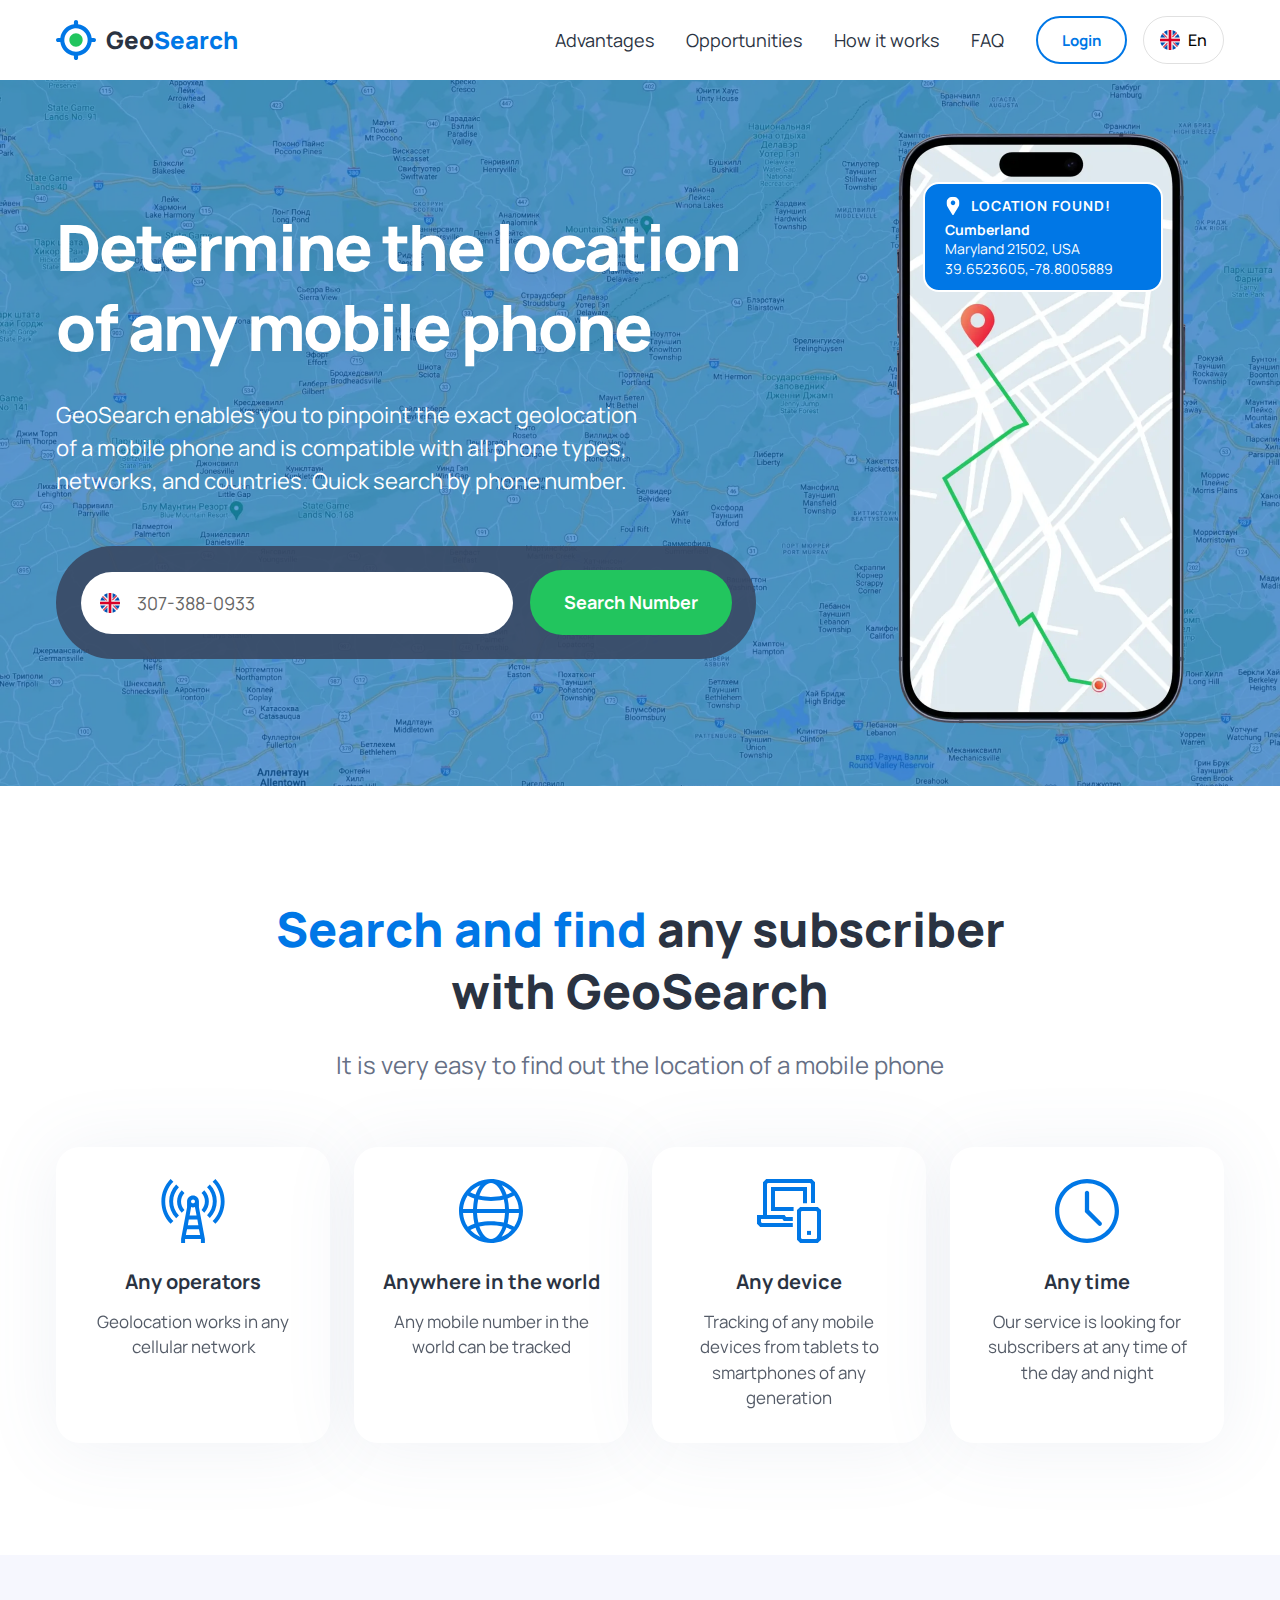
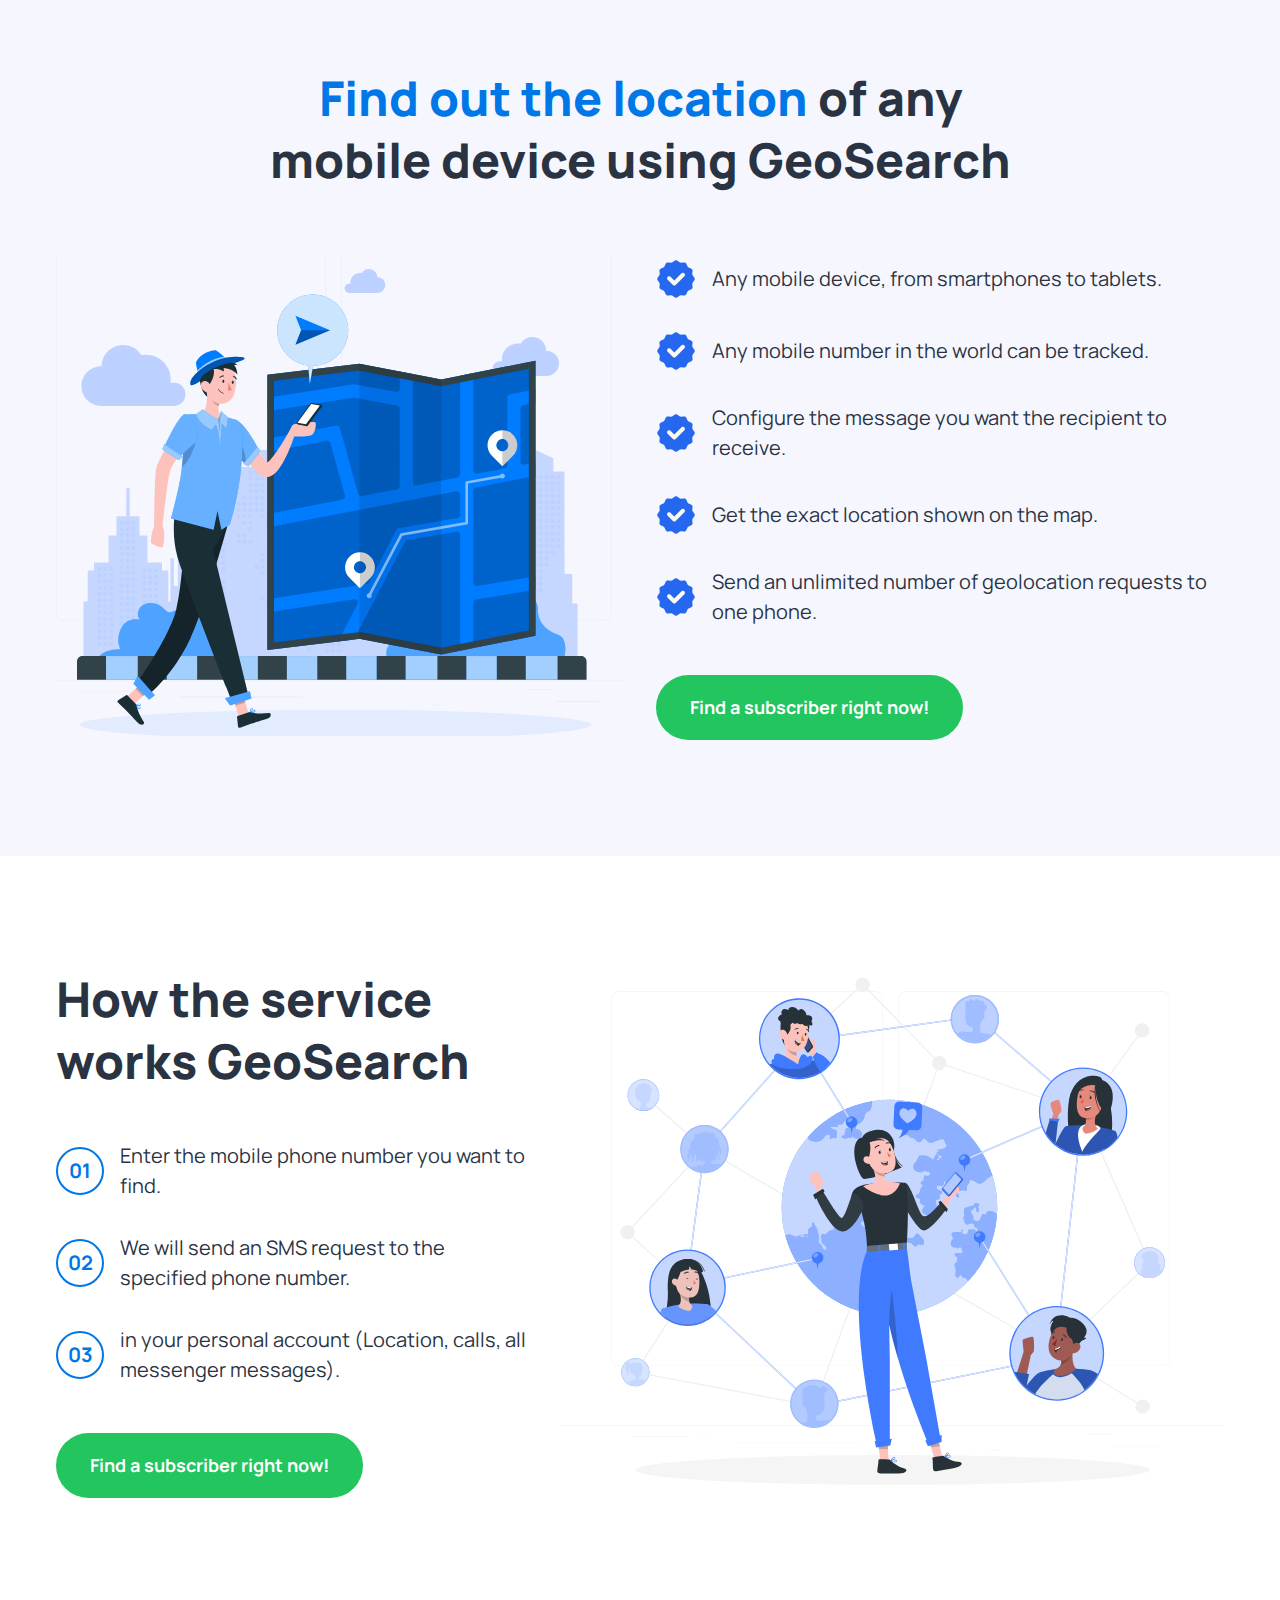
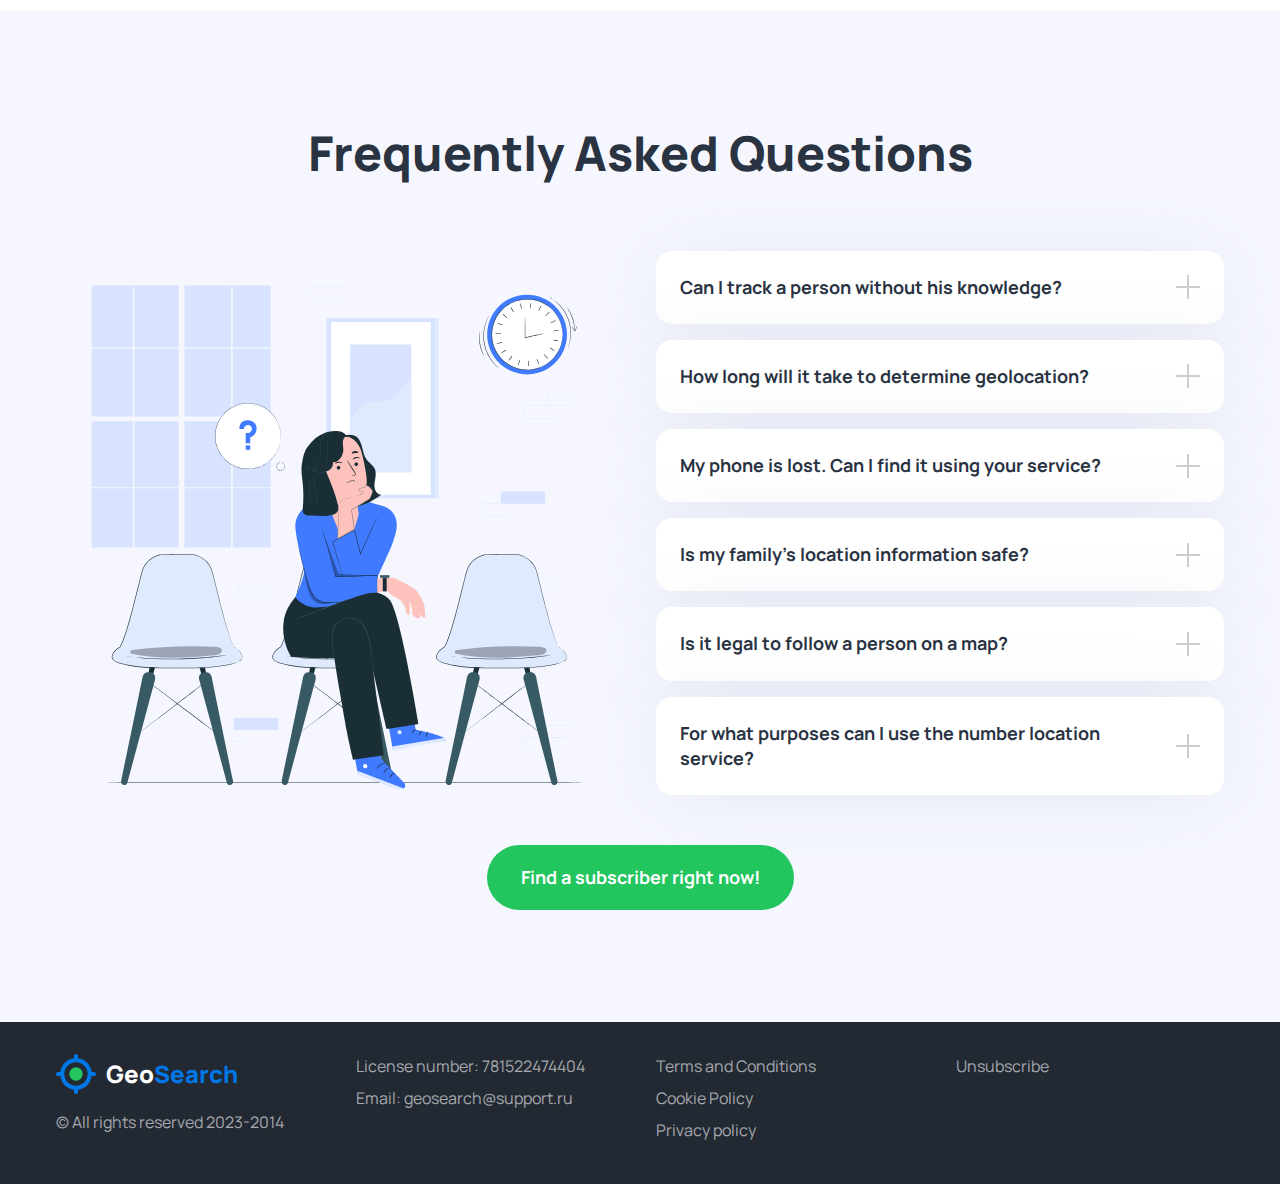
<file: index.html>
<!DOCTYPE html>
<html lang="en" class="page">

<head>
	<meta charset="UTF-8">
	<meta http-equiv="X-UA-Compatible" content="IE=edge">
	<meta name="viewport" content="width=device-width, initial-scale=1.0">
	<link rel="icon" type="image/svg+xml" href="./favicon/favicon.svg">
	<link rel="icon" type="image/png" href="./favicon/favicon.png">
	<title>GeoSearch - To break through the location, correspondence and all the data of a person</title>
	<!-- Fonts -->
	<link rel="preconnect" href="https://fonts.googleapis.com">
	<link rel="preconnect" href="https://fonts.gstatic.com" crossorigin>
	<link href="https://fonts.googleapis.com/css2?family=Manrope:wght@400;500;600;700;800&display=swap" rel="stylesheet">

	<!-- CSS & JS -->
	<link rel="stylesheet" href="./css/main.min.css">
	<script defer src="./js/modal.js"></script>
	<script defer src="./js/main.js"></script>
</head>

<body class="page__body">
	<div class="page__wrapper">
		<!-- #btnScrollTop -->
		<button type="button" id="btnScrollTop"></button>

		<!-- Header -->
		<header class="header">
			<div class="container header__container">
				<div class="header__logo logo">
					<img loading="lazy" src="./img/logo-icon.svg" width="40" height="40" alt="">
					<div class="logo__name">Geo<span>Search</span></div>
				</div>
				<div class="header__right">
					<!-- nav -->
					<nav class="header__nav nav">
						<ul class="header__menu menu">
							<li><a class="menu__link" href="#advantages">Advantages</a></li>
							<li><a class="menu__link" href="#opportunities">Opportunities</a></li>
							<li><a class="menu__link" href="#how-work">How it works</a></li>
							<li><a class="menu__link" href="#faq">FAQ</a></li>
						</ul>
					</nav>

					<div class="header__btns">
						<button type="button" class="btn btn-stroke header__login js-modal-btn" data-modal-open="modalLogin">
							<i class="header__login-icon"></i>
							<span class="header__login-label">Login</span>
						</button>
						<!-- Select Country -->
						<div class="header__country country">
							<button type="button" class="country__btn">
								<img class="country__fag flag-en" src="./img/flags/country-active/flag-united_kingdom.svg" width="20" height="20" alt="">
								<span class="country__name is-selected">En</span>
							</button>
							<div class="country__dropdown">
								<div class="country__list">
									<a href="#" class="country__option active">
										<img class="country__fag flag-en" src="./img/flags/country-active/flag-united_kingdom.svg" width="20" height="20"
											alt="En">
										<span class="country__name">English</span>
									</a>
									<a href="./es/" class="country__option">
										<img class="country__fag flag-sp" src="./img/flags/country-active/flag-spain.svg" width="20" height="20" alt="Sp">
										<span class="country__name">Spain</span>
									</a>
									<a href="./th/" class="country__option">
										<img class="country__fag flag-th" src="./img/flags/country-active/flag-thailand.svg" width="20" height="20" alt="Th">
										<span class="country__name">Thailand</span>
									</a>
								</div>
							</div>
						</div>
						<button type="button" class="header__burger btn-burger" aria-label="Open Menu"><span class="btn-burger__line"></span></button>
					</div>

				</div>
			</div>
		</header>

		<!-- Main -->
		<main class="page__main">

			<!-- Hero -->
			<section class="section hero" id="hero">
				<div class="hero__map">
					<picture>
						<source srcset="./img/hero-map.webp" type="image/webp">
						<img loading="lazy" src="./img/hero-map.jpg" class="" width="" height="" alt="">
					</picture>
				</div>
				<div class="container hero__container">
					<div class="hero__content">
						<div class="hero__text">
							<h1 class="hero__title">Determine the location of any mobile phone</h1>
							<p class="hero__descr">GeoSearch enables you to pinpoint the exact geolocation of a mobile phone and is compatible with all
								phone types, networks, and countries. Quick search by phone number.</p>
							<!-- hero__phone-mob -->
							<div class="hero__phone-mob">
								<picture>
									<source srcset="./img/hero-phone_mob.webp" type="image/webp">
									<img loading="lazy" src="./img/hero-phone_mob.jpg" width="303" height="340" alt="">
								</picture>
							</div>
						</div>
						<!-- form-search -->
						<form class="form form-search hero__form">
							<div class="form-search__field">
								<div class="form-search__mask">
									<img class="country__fag flag-en" src="./img/flags/country-active/flag-united_kingdom.svg" width="20" height="20" alt="">
								</div>
								<input type="text" class="form-input form-search__input" id="inputPhone" placeholder="307-388-0933" autocomplete="off">
							</div>
							<button type="button" class="btn form-search__btn">Search Number</button>
						</form>
					</div>

					<div class="hero__phone">
						<div class="location-info">
							<li class="location-info__title">Location found!</li>
							<li class="location-info__country">Cumberland</li>
							<li>Maryland 21502, USA </li>
							<li>39.6523605,-78.8005889</li>
						</div>
						<picture>
							<source srcset="./img/hero-phone.webp" type="image/webp">
							<img loading="lazy" src="./img/hero-phone.jpg" width="303" height="602" alt="">
						</picture>
					</div>
				</div>
			</section>

			<!-- Advantages -->
			<section class="section advantages" id="advantages">
				<div class="container">
					<div class="section-heading text-center">
						<h2 class="section-title"><span class="text-accent">Search and find</span> any subscriber with GeoSearch</h2>
						<p class="section-descr">It is very easy to find out the location of a mobile phone</p>
					</div>
					<ul class="list-reset advantages__list">
						<li class="advantages__item">
							<img class="advantages__item-icon" loading="lazy" src="./img/icons/ic-advantages_1.svg" width="56" height="56" alt="">
							<h3 class="advantages__item-title">Any operators</h3>
							<p>Geolocation works in any cellular network</p>
						</li>
						<li class="advantages__item">
							<img class="advantages__item-icon" loading="lazy" src="./img/icons/ic-advantages_2.svg" width="56" height="56" alt="">
							<h3 class="advantages__item-title">Anywhere in the world</h3>
							<p>Any mobile number in the world can be tracked</p>
						</li>
						<li class="advantages__item">
							<img class="advantages__item-icon" loading="lazy" src="./img/icons/ic-advantages_3.svg" width="56" height="56" alt="">
							<h3 class="advantages__item-title">Any device</h3>
							<p>Tracking of any mobile devices from tablets to smartphones of any generation</p>
						</li>
						<li class="advantages__item">
							<img class="advantages__item-icon" loading="lazy" src="./img/icons/ic-advantages_4.svg" width="56" height="56" alt="">
							<h3 class="advantages__item-title">Any time</h3>
							<p>Our service is looking for subscribers at any time of the day and night</p>
						</li>
					</ul>
				</div>
			</section>

			<!-- Opportunities -->
			<section class="section bg-gray opportunities" id="opportunities">
				<div class="container">
					<div class="section-heading text-center">
						<h2 class="section-title"><span class="text-accent">Find out the location</span> of any mobile device using GeoSearch</h2>
					</div>
					<div class="section-grid">
						<div class="section-img">
							<img loading="lazy" src="./img/sect-img_1.svg" width="589" height="498" alt="">
						</div>
						<div class="opportunities__content">
							<ul class="list-reset section-list">
								<li class="section-list__item">
									<i class="section-list__icon"></i>
									<p class="section-list__text">Any mobile device, from smartphones to tablets.</p>
								</li>
								<li class="section-list__item">
									<i class="section-list__icon"></i>
									<p class="section-list__text">Any mobile number in the world can be tracked.</p>
								</li>
								<li class="section-list__item">
									<i class="section-list__icon"></i>
									<p class="section-list__text">Configure the message you want the recipient to receive.</p>
								</li>
								<li class="section-list__item">
									<i class="section-list__icon"></i>
									<p class="section-list__text">Get the exact location shown on the map.</p>
								</li>
								<li class="section-list__item">
									<i class="section-list__icon ic-check"></i>
									<p class="section-list__text">Send an unlimited number of geolocation requests to one phone.</p>
								</li>
							</ul>
							<div class="section-btnwrapper">
								<a href="#hero" class="btn section-btn">Find a subscriber <span>right now!</span></a>
							</div>
						</div>

					</div>
				</div>
			</section>

			<!-- How it works -->
			<section class="section how-work" id="how-work">
				<div class="container">
					<div class="section-grid">
						<div class="how-work__content">
							<h2 class="section-title">How the service works GeoSearch</h2>
							<ul class="list-reset section-list">
								<li class="section-list__item">
									<div class="how-work__number">01</div>
									<p class="section-list__text">Enter the mobile phone number you want to find.</p>
								</li>
								<li class="section-list__item">
									<div class="how-work__number">02</div>
									<p class="section-list__text">We will send an SMS request to the specified phone number.</p>
								</li>
								<li class="section-list__item">
									<div class="how-work__number">03</div>
									<p class="section-list__text">in your personal account (Location, calls, all messenger messages).</p>
								</li>
							</ul>
							<div class="section-btnwrapper">
								<a href="#hero" class="btn section-btn">Find a subscriber <span>right now!</span></a>
							</div>
						</div>
						<div class="section-img">
							<img loading="lazy" src="./img/sect-img_2.svg" width="591" height="462" alt="">
						</div>
					</div>
				</div>
			</section>

			<!-- FAQ -->
			<section class="section bg-gray faq" id="faq">
				<div class="container">
					<h2 class="section-title text-center">Frequently Asked Questions</h2>
					<div class="section-grid">
						<div class="section-img">
							<img loading="lazy" src="./img/sect-img_3.svg" width="592" height="564" alt="">
						</div>
						<div class="faq__accordion accordion">
							<!-- вопрос -->
							<div class="item accordion__item">
								<div class="accordion__head" data-tab="tab-1">
									<h3 class="item__title accordion__title">Can I track a person without his knowledge?</h3>
									<span class="accordion__icon"></span>
								</div>
								<div class="accordion__body" id="tab-1">
									<p>Yes, we are the only working service in the territory of the Russian Federation that knows and knows how to circumvent
										any
										geolocation prohibitions, we find any phone number, even if the device is turned off, it will show the last geo-location
										on the
										map.</p>
								</div>
							</div>
							<!-- вопрос -->
							<div class="item accordion__item">
								<div class="accordion__head" data-tab="tab-2">
									<h3 class="item__title accordion__title">How long will it take to determine geolocation?</h3>
									<span class="accordion__icon"></span>
								</div>
								<div class="accordion__body" id="tab-2">
									<p>After paying for the service, it takes an average of 50-80 seconds to accurately determine the location and about
										240-360 seconds more to download all messenger messages and call details.</p>
								</div>
							</div>
							<!-- вопрос -->
							<div class="item accordion__item">
								<div class="accordion__head" data-tab="tab-3">
									<h3 class="item__title accordion__title">My phone is lost. Can I find it using your service?</h3>
									<span class="accordion__icon"></span>
								</div>
								<div class="accordion__body" id="tab-3">
									<p>We will show you where it was before the shutdown with an accuracy of up to a meter.</p>
								</div>
							</div>
							<!-- вопрос -->
							<div class="item accordion__item">
								<div class="accordion__head" data-tab="tab-4">
									<h3 class="item__title accordion__title">Is my family's location information safe?</h3>
									<span class="accordion__icon"></span>
								</div>
								<div class="accordion__body" id="tab-4">
									<p>Of course! after subscribing, the information is stored in the cloud and is available only to you, please specify a
										working e-mail when registering.</p>
								</div>
							</div>
							<!-- вопрос -->
							<div class="item accordion__item">
								<div class="accordion__head" data-tab="tab-5">
									<h3 class="item__title accordion__title">Is it legal to follow a person on a map?</h3>
									<span class="accordion__icon"></span>
								</div>
								<div class="accordion__body" id="tab-5">
									<p>Yes, of course, there is no clearly prescribed law prohibiting this.</p>
								</div>
							</div>
							<!-- вопрос -->
							<div class="item accordion__item">
								<div class="accordion__head" data-tab="tab-6">
									<h3 class="item__title accordion__title">For what purposes can I use the number location service?</h3>
									<span class="accordion__icon"></span>
								</div>
								<div class="accordion__body" id="tab-6">
									<p>You can use the application when you lose your device, for parental control, for monitoring work in your company, the
										movement of transport, in finding the location of smartphones with SIM cards, PhoneFinder gives unlimited possibilities.
									</p>
								</div>
							</div>
						</div>
					</div>
					<div class="section-btnwrapper">
						<a href="#hero" class="btn section-btn">Find a subscriber <span>right now!</span></a>
					</div>
				</div>
			</section>
		</main>

		<!-- Footer -->
		<footer class="footer">
			<div class="container">
				<div class="footer__grid">
					<ul class="list-reset footer__list">
						<li class="footer__item">
							<div class="logo">
								<img loading="lazy" src="./img/logo-icon.svg" width="40" height="40" alt="">
								<div class="logo__name">Geo<span>Search</span></div>
							</div>
						</li>
						<li class="footer__item">© All rights reserved 2023-2014</li>
					</ul>
					<ul class="list-reset footer__list">
						<li class="footer__item">License number: 781522474404</li>
						<li class="footer__item">Email: geosearch@support.ru</li>
					</ul>
					<ul class="list-reset footer__list">
						<li class="footer__item">
							<a href="#" target="_blank">Terms and Conditions</a>
						</li>
						<li class="footer__item">
							<a href="#" target="_blank">Cookie Policy</a>
						</li>
						<li class="footer__item">
							<a href="#" target="_blank">Privacy policy</a>
						</li>
					</ul>
					<ul class="list-reset footer__list">
						<li class="footer__item footer__unsubscribe js-modal-btn" data-modal-open="modalUnsubscribe">Unsubscribe</li>
						<li class="footer__item">
							<img loading="lazy" src="./img/icons/footer-payments.png" width="154" height="48" alt="">
						</li>
					</ul>
				</div>
			</div>
		</footer>
	</div>

	<!-- Modal Email -->
	<div class="modal modal-form modal-email">
		<div class="modal__overlay">
			<div class="modal__body">
				<div class="modal__close"></div>
				<div class="modal__header text-center">
					<h3 class="modal__title">The subscriber with the number <span class="text-accent phone-output"></span> has been found!</h3>
					<p class="modal__descr">To view all the subscriber's data, enter your email address and <span class="modal-price">pay $1</span>
					</p>
				</div>
				<form action="#" class="form-email">
					<input type="email" name="email" class="form-input input-email" placeholder="Enter email address" autocomplete="off" required="">
					<button type="submit" class="btn form__btn form-email__btn">Pay Now</button>
					<label class="check form__check form__privacy" for="privacy">
						<input class="check__input" type="checkbox" name="privacy" id="privacy" checked>
						<span class="check__box"></span>
						<span class="check__label">I have read and accept the terms of the <a href="./privacy-policy.html">privacy
								policy</a></span>
					</label>
				</form>
			</div>
		</div>
	</div>
	<!-- / Modal Email -->

	<!-- Modal Unsubscribe -->
	<div class="modal modal-form modal-unsubscribe" data-modal="modalUnsubscribe">
		<div class="modal__overlay">
			<div class="modal__body">
				<div class="modal__close"></div>
				<div class="modal__header text-center">
					<h3 class="modal__title">Do you really want to unsubscribe?</h3>
					<p class="modal__descr">To unsubscribe, enter your email address</p>
				</div>
				<form action="#" class="form-unsubscribe">
					<input type="email" name="email" class="form-input input-email" placeholder="Enter email address" autocomplete="off" required="">
					<div class="form-unsubscribe__btns">
						<button type="button" class="btn form__btn unsubscribe-no">Don't unsubscribe</button>
						<button type="submit" class="btn btn-stroke form__btn unsubscribe-yes">Unsubscribe</button>
					</div>
				</form>
			</div>
		</div>
	</div>
	<!-- / Modal Unsubscribe -->

	<!-- Modal Login -->
	<div class="modal modal-form modal-login" data-modal="modalLogin">
		<div class="modal__overlay">
			<div class="modal__body">
				<div class="modal__close"></div>
				<!-- form-login -->
				<form action="#" class="form form-login active" id="form-login">
					<div class="modal__header text-center">
						<h3 class="modal__title">Log in to your personal account</h3>
						<p class="form__descr">To log in to your personal account, enter your phone number.</p>
					</div>
					<div class="form__body">
						<div class=""></div>
						<input type="email" name="email" class="form-input" placeholder="Email address" autocomplete="off" required>
						<input type="password" name="password" class="form-input" placeholder="Password" autocomplete="off" required>
						<input type="submit" class="btn form__btn" value="Log In">
					</div>
					<div class="form__footer">
						<div class="form__link">
							<span class="form__link-label">Forgot your password?</span>
							<span class="form__link-btn" id="password-resset">Recovery</span>
						</div>
					</div>
				</form>
				<!-- form-password -->
				<form action="#" class="form form-login" id="form-password">
					<div class="modal__header text-center">
						<h3 class="modal__title">Recover Password</h3>
						<p class="modal__descr">To reset your password, enter your email address.</p>
					</div>
					<div class="form__body">
						<input type="email" name="email" class="form-input" placeholder="Email address" autocomplete="off" required>
						<input type="submit" class="btn form__btn" value="Recovery">
					</div>
					<div class="form__footer">
						<div class="form__link">
							<span class="form__link-label">Remember the password?</span>
							<span class="form__link-btn" id="login-back">Log In</span>
						</div>
					</div>
				</form>
				<!-- / .form-login -->
			</div>
		</div>
	</div>
	<!-- / Modal Login -->
</body>

</html>
</file>
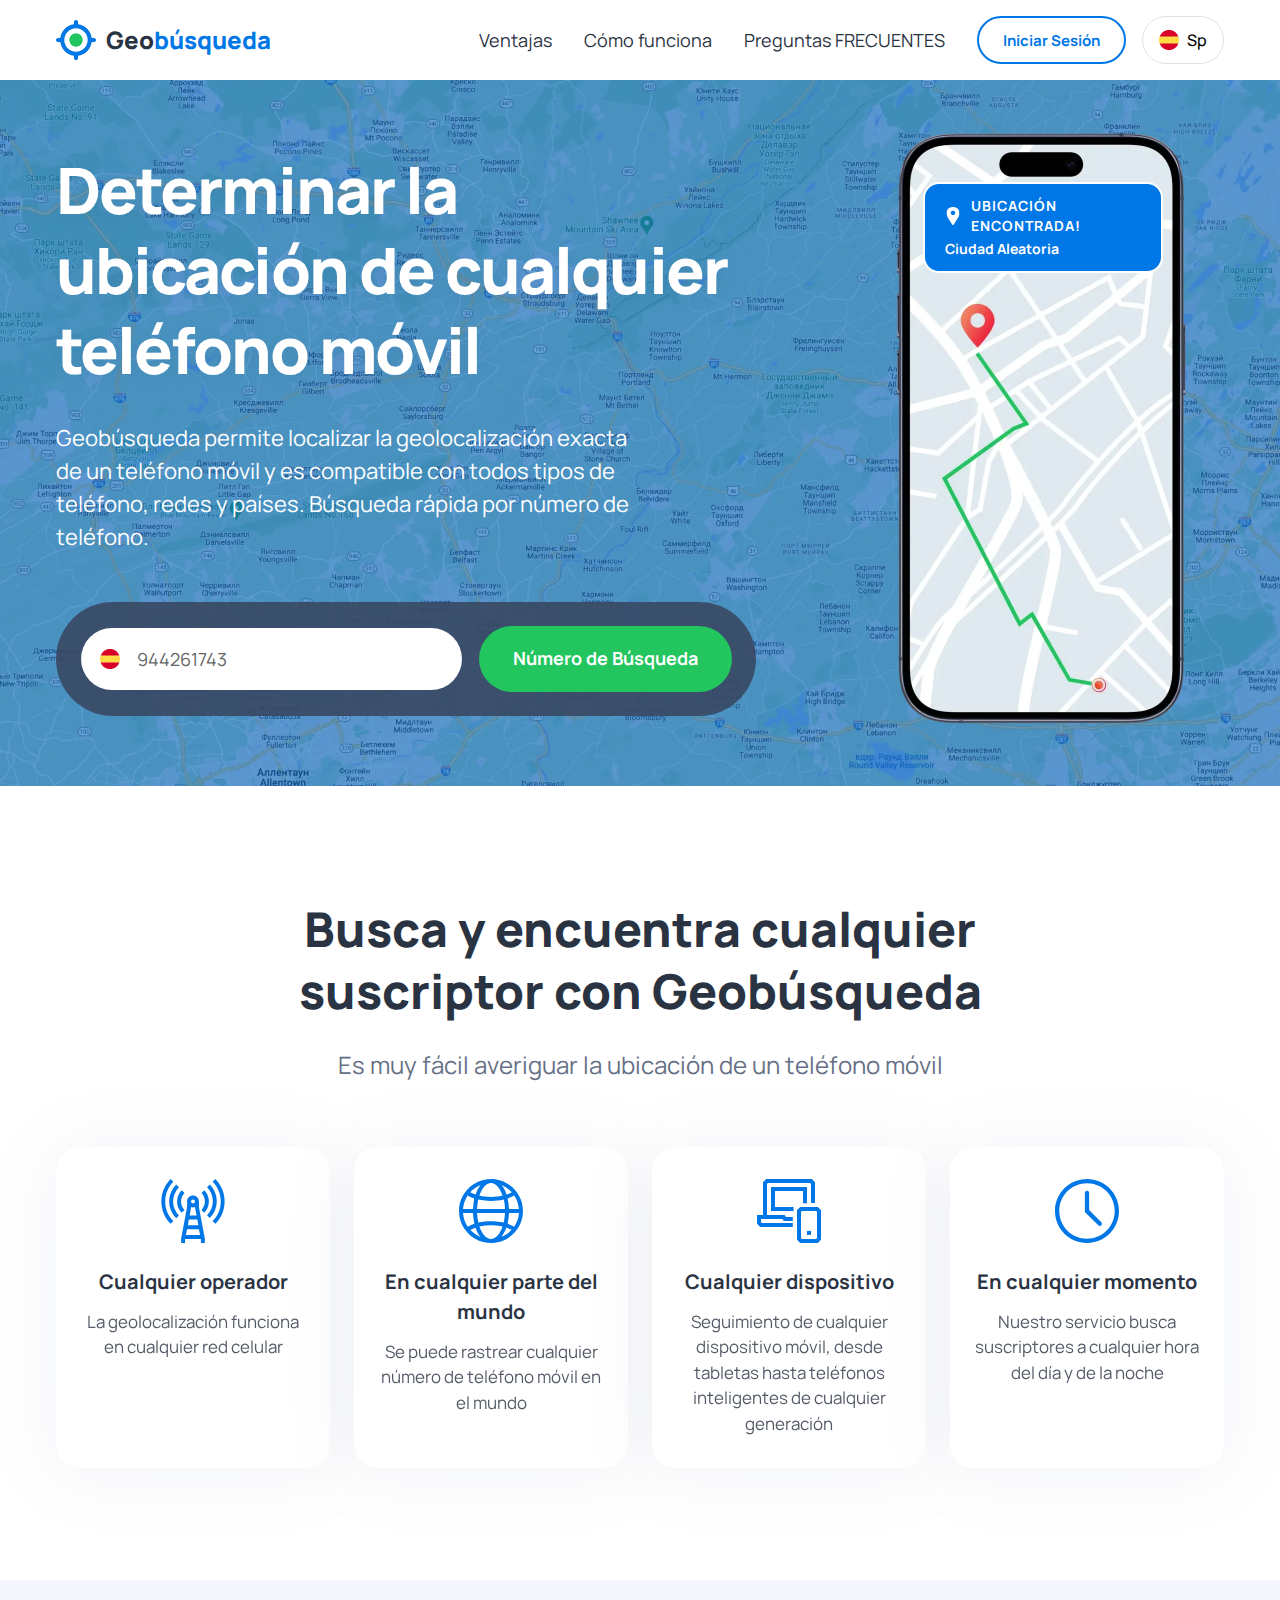
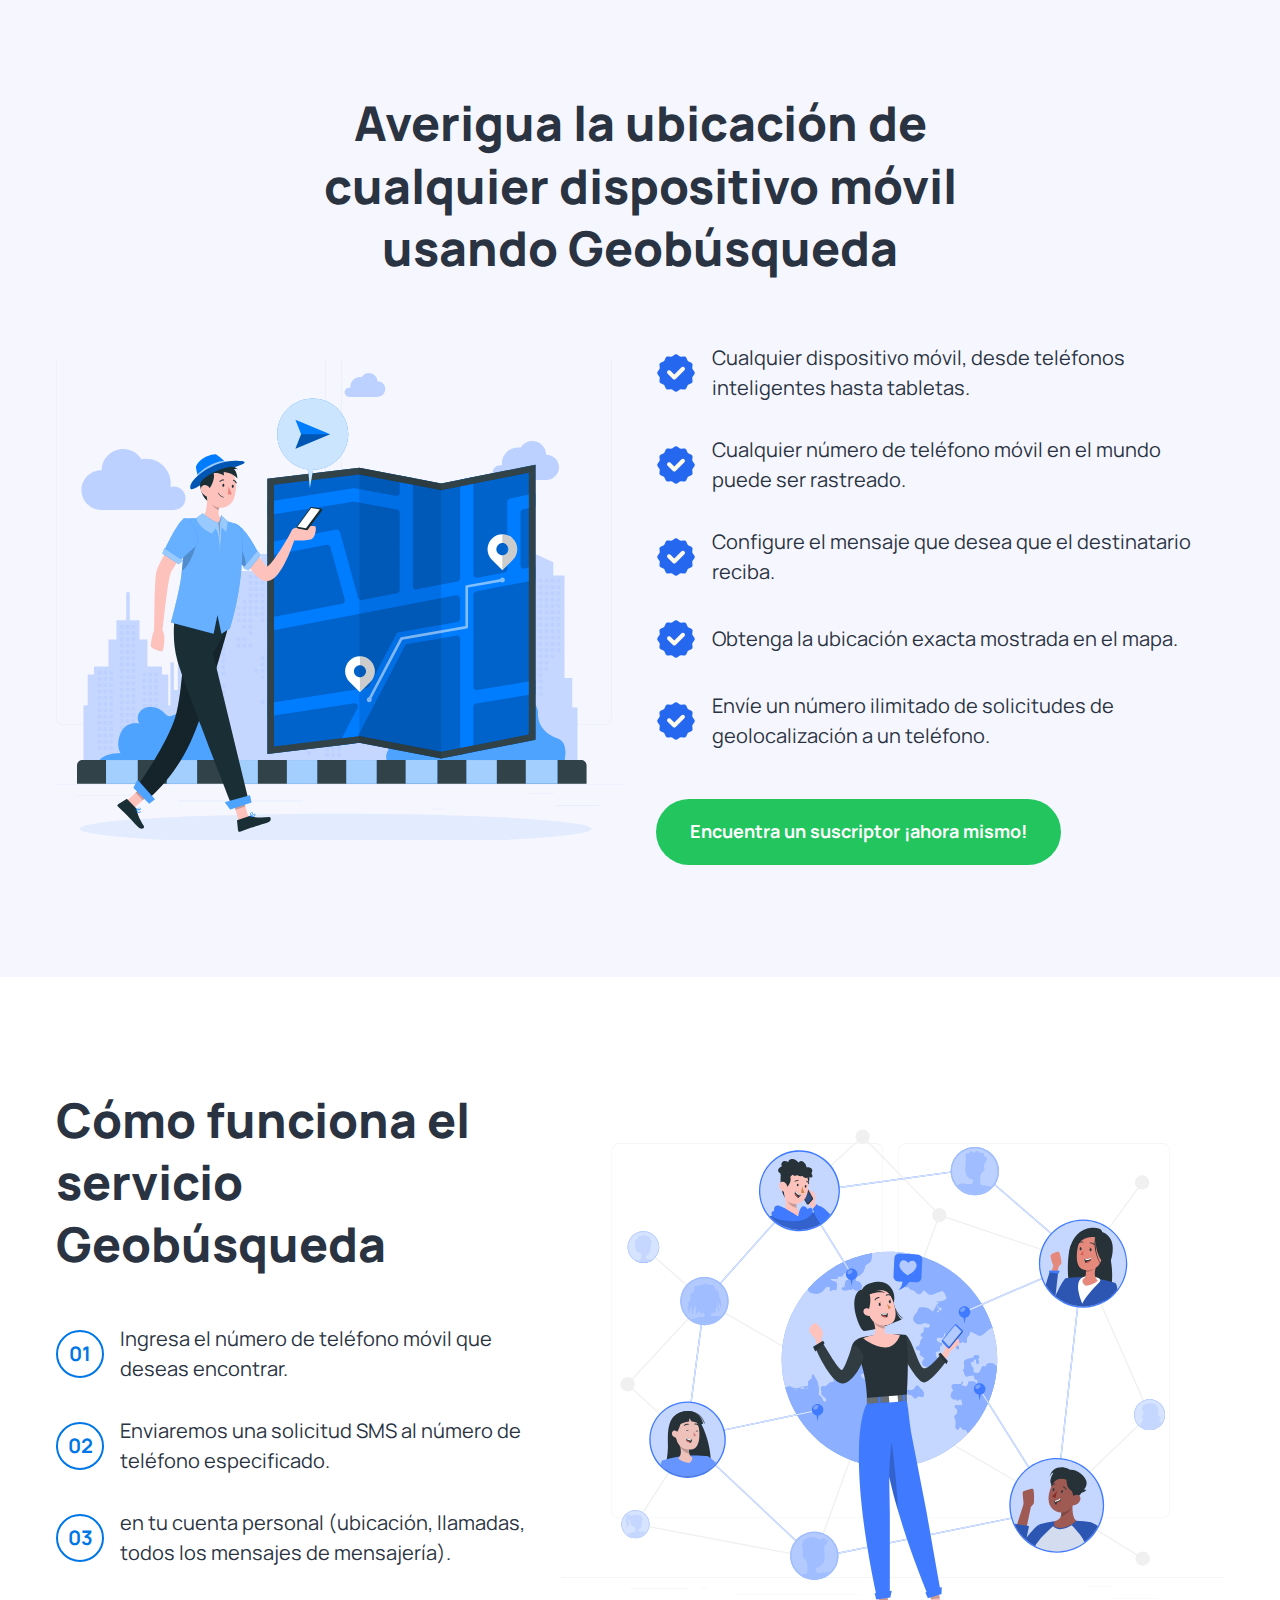
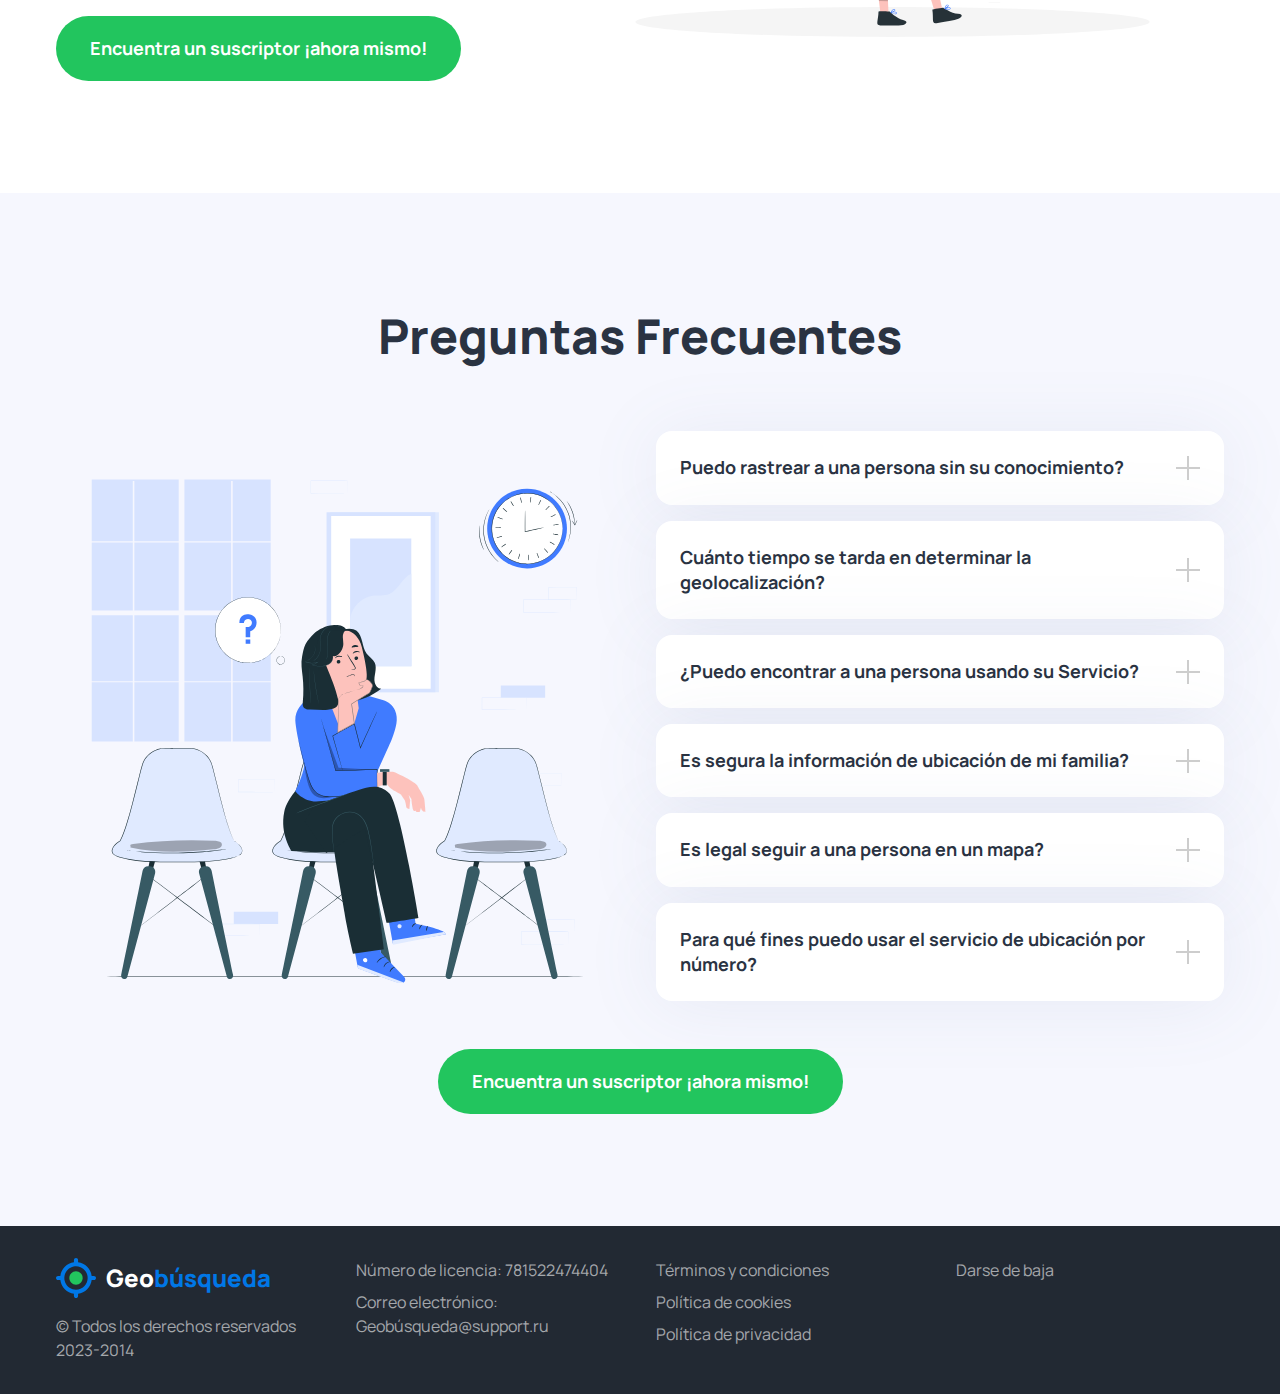
<file: es/index.html>
<!DOCTYPE html>
<html lang="es" class="page">

<head>
	<meta charset="UTF-8">
	<meta http-equiv="X-UA-Compatible" content="IE=edge">
	<meta name="viewport" content="width=device-width, initial-scale=1.0">
	<link rel="icon" type="image/svg+xml" href="./favicon/favicon.svg">
	<link rel="icon" type="image/png" href="./favicon/favicon.png">
	<title>Geobúsqueda - Para romper la ubicación, la correspondencia y todos los datos de una persona</title>
	<!-- Fonts -->
	<link rel="preconnect" href="https://fonts.googleapis.com">
	<link rel="preconnect" href="https://fonts.gstatic.com" crossorigin>
	<link href="https://fonts.googleapis.com/css2?family=Manrope:wght@400;500;600;700;800&display=swap" rel="stylesheet">

	<!-- CSS & JS -->
	<link rel="stylesheet" href="./css/main.min.css">
	<script defer src="./js/modal.js"></script>
	<script defer src="./js/main.js"></script>
</head>

<body class="page__body">
	<div class="page__wrapper">
		<!-- #btnScrollTop -->
		<button type="button" id="btnScrollTop"></button>

		<!-- Header -->
		<header class="header">
			<div class="container header__container">
				<div class="header__logo logo">
					<img loading="lazy" src="./img/logo-icon.svg" width="40" height="40" alt="">
					<div class="logo__name">Geo<span>búsqueda</span></div>
				</div>
				<div class="header__right">
					<!-- nav -->
					<nav class="header__nav nav">
						<ul class="header__menu menu">
							<li><a class="menu__link" href="#advantages">Ventajas</a></li>
							<li><a class="menu__link" href="#how-work">Cómo funciona</a></li>
							<li><a class="menu__link" href="#faq">Preguntas FRECUENTES</a></li>
						</ul>
					</nav>

					<div class="header__btns">
						<button type="button" class="btn btn-stroke header__login js-modal-btn" data-modal-open="modalLogin">
							<i class="header__login-icon"></i>
							<span class="header__login-label">Iniciar Sesión</span>
						</button>
						<!-- Select Country -->
						<div class="header__country country">
							<button type="button" class="country__btn">
								<img class="country__fag flag-es" src="./img/flags/country-active/flag-spain.svg" width="20" height="20" alt="">
								<span class="country__name is-selected">Sp</span>
							</button>
							<div class="country__dropdown">
								<div class="country__list">
									<a href="../" class="country__option">
										<img class="country__fag flag-en" src="./img/flags/country-active/flag-united_kingdom.svg" width="20" height="20"
											alt="En">
										<span class="country__name">Inglés</span>
									</a>
									<a href="#" class="country__option active">
										<img class="country__fag flag-sp" src="./img/flags/country-active/flag-spain.svg" width="20" height="20" alt="Sp">
										<span class="country__name">España</span>
									</a>
									<a href="../th/" class="country__option">
										<img class="country__fag flag-th" src="./img/flags/country-active/flag-thailand.svg" width="20" height="20" alt="Th">
										<span class="country__name">Tailandia</span>
									</a>
								</div>
							</div>
						</div>
						<button type="button" class="header__burger btn-burger" aria-label="Open Menu"><span class="btn-burger__line"></span></button>
					</div>

				</div>
			</div>
		</header>

		<!-- Main -->
		<main class="page__main">

			<!-- Hero -->
			<section class="section hero" id="hero">
				<div class="hero__map">
					<picture>
						<source srcset="./img/hero-map.webp" type="image/webp">
						<img loading="lazy" src="./img/hero-map.jpg" class="" width="" height="" alt="">
					</picture>
				</div>
				<div class="container hero__container">
					<div class="hero__content">
						<div class="hero__text">
							<h1 class="hero__title">Determinar la ubicación de cualquier teléfono móvil</h1>
							<p class="hero__descr">Geobúsqueda permite localizar la geolocalización exacta de un teléfono móvil y es compatible con todos
								tipos de teléfono, redes y países. Búsqueda rápida por número de teléfono.</p>
							<!-- hero__phone-mob -->
							<div class="hero__phone-mob">
								<picture>
									<source srcset="./img/hero-phone_mob.webp" type="image/webp">
									<img loading="lazy" src="./img/hero-phone_mob.jpg" width="303" height="340" alt="">
								</picture>
							</div>
						</div>
						<!-- form-search -->
						<form class="form form-search hero__form">
							<div class="form-search__field">
								<div class="form-search__mask">
									<img class="country__fag flag-en" src="./img/flags/country-active/flag-spain.svg" width="20" height="20" alt="">
								</div>
								<input type="text" class="form-input form-search__input" id="inputPhone" placeholder="944261743" autocomplete="off">
							</div>
							<button type="button" class="btn form-search__btn">Número de Búsqueda</button>
						</form>
					</div>

					<div class="hero__phone">
						<div class="location-info">
							<li class="location-info__title">Ubicación encontrada!</li>
							<li class="location-info__country">Ciudad Aleatoria</li>
						</div>
						<picture>
							<source srcset="./img/hero-phone.webp" type="image/webp">
							<img loading="lazy" src="./img/hero-phone.jpg" width="303" height="602" alt="">
						</picture>
					</div>
				</div>
			</section>

			<!-- Advantages -->
			<section class="section advantages" id="advantages">
				<div class="container">
					<div class="section-heading text-center">
						<h2 class="section-title">Busca y encuentra cualquier suscriptor con Geobúsqueda</h2>
						<p class="section-descr">Es muy fácil averiguar la ubicación de un teléfono móvil</p>
					</div>
					<ul class="list-reset advantages__list">
						<li class="advantages__item">
							<img class="advantages__item-icon" loading="lazy" src="./img/icons/ic-advantages_1.svg" width="56" height="56" alt="">
							<h3 class="advantages__item-title">Cualquier operador</h3>
							<p>La geolocalización funciona en cualquier red celular</p>
						</li>
						<li class="advantages__item">
							<img class="advantages__item-icon" loading="lazy" src="./img/icons/ic-advantages_2.svg" width="56" height="56" alt="">
							<h3 class="advantages__item-title">En cualquier parte del mundo</h3>
							<p>Se puede rastrear cualquier número de teléfono móvil en el mundo</p>
						</li>
						<li class="advantages__item">
							<img class="advantages__item-icon" loading="lazy" src="./img/icons/ic-advantages_3.svg" width="56" height="56" alt="">
							<h3 class="advantages__item-title">Cualquier dispositivo</h3>
							<p>Seguimiento de cualquier dispositivo móvil, desde tabletas hasta teléfonos inteligentes de cualquier generación</p>
						</li>
						<li class="advantages__item">
							<img class="advantages__item-icon" loading="lazy" src="./img/icons/ic-advantages_4.svg" width="56" height="56" alt="">
							<h3 class="advantages__item-title">En cualquier momento</h3>
							<p>Nuestro servicio busca suscriptores a cualquier hora del día y de la noche</p>
						</li>
					</ul>
				</div>
			</section>

			<!-- Opportunities -->
			<section class="section bg-gray opportunities" id="opportunities">
				<div class="container">
					<div class="section-heading text-center">
						<h2 class="section-title">Averigua la ubicación de cualquier dispositivo móvil usando Geobúsqueda</h2>
					</div>
					<div class="section-grid">
						<div class="section-img">
							<img loading="lazy" src="./img/sect-img_1.svg" width="589" height="498" alt="">
						</div>
						<div class="opportunities__content">
							<ul class="list-reset section-list">
								<li class="section-list__item">
									<i class="section-list__icon"></i>
									<p class="section-list__text">Cualquier dispositivo móvil, desde teléfonos inteligentes hasta tabletas.</p>
								</li>
								<li class="section-list__item">
									<i class="section-list__icon"></i>
									<p class="section-list__text">Cualquier número de teléfono móvil en el mundo puede ser rastreado.</p>
								</li>
								<li class="section-list__item">
									<i class="section-list__icon"></i>
									<p class="section-list__text">Configure el mensaje que desea que el destinatario reciba.</p>
								</li>
								<li class="section-list__item">
									<i class="section-list__icon"></i>
									<p class="section-list__text">Obtenga la ubicación exacta mostrada en el mapa.</p>
								</li>
								<li class="section-list__item">
									<i class="section-list__icon ic-check"></i>
									<p class="section-list__text">Envíe un número ilimitado de solicitudes de geolocalización a un teléfono.</p>
								</li>
							</ul>

							<div class="section-btnwrapper">
								<a href="#hero" class="btn section-btn">Encuentra un suscriptor <span>¡ahora mismo!</span></a>
							</div>
						</div>

					</div>
				</div>
			</section>

			<!-- How it works -->
			<section class="section how-work" id="how-work">
				<div class="container">
					<div class="section-grid">
						<div class="how-work__content">
							<h2 class="section-title">Cómo funciona el servicio Geobúsqueda</h2>
							<ul class="list-reset section-list">
								<li class="section-list__item">
									<div class="how-work__number">01</div>
									<p class="section-list__text">Ingresa el número de teléfono móvil que deseas encontrar.</p>
								</li>
								<li class="section-list__item">
									<div class="how-work__number">02</div>
									<p class="section-list__text">Enviaremos una solicitud SMS al número de teléfono especificado.</p>
								</li>
								<li class="section-list__item">
									<div class="how-work__number">03</div>
									<p class="section-list__text">en tu cuenta personal (ubicación, llamadas, todos los mensajes de mensajería).</p>
								</li>
							</ul>
							<div class="section-btnwrapper">
								<a href="#hero" class="btn section-btn">Encuentra un suscriptor <span>¡ahora mismo!</span></a>
							</div>
						</div>
						<div class="section-img">
							<img loading="lazy" src="./img/sect-img_2.svg" width="591" height="462" alt="">
						</div>
					</div>
				</div>
			</section>

			<!-- FAQ -->
			<section class="section bg-gray faq" id="faq">
				<div class="container">
					<h2 class="section-title text-center">Preguntas Frecuentes</h2>
					<div class="section-grid">
						<div class="section-img">
							<img loading="lazy" src="./img/sect-img_3.svg" width="592" height="564" alt="">
						</div>
						<div class="faq__accordion accordion">
							<!-- item -->
							<div class="item accordion__item">
								<div class="accordion__head" data-tab="tab-1">
									<h3 class="item__title accordion__title">Puedo rastrear a una persona sin su conocimiento?</h3>
									<span class="accordion__icon"></span>
								</div>
								<div class="accordion__body" id="tab-1">
									<p>Sí, somos el único servicio en funcionamiento en el territorio de la Federación Rusa que sabe y sabe cómo evitar
										cualquier prohibición de geolocalización, encontramos cualquier número de teléfono, incluso si el dispositivo está
										apagado, mostrará la última geolocalización en el mapa.</p>
								</div>
							</div>
							<!-- item -->
							<div class="item accordion__item">
								<div class="accordion__head" data-tab="tab-2">
									<h3 class="item__title accordion__title">Cuánto tiempo se tarda en determinar la geolocalización?</h3>
									<span class="accordion__icon"></span>
								</div>
								<div class="accordion__body" id="tab-2">
									<p>Después de pagar el servicio, se tarda un promedio de 50-80 segundos en determinar con precisión la ubicación y
										aproximadamente 240-360 segundos adicionales para descargar todos los mensajes de mensajería y los detalles de las
										llamadas.</p>
								</div>
							</div>
							<!-- item -->
							<div class="item accordion__item">
								<div class="accordion__head" data-tab="tab-3">
									<h3 class="item__title accordion__title">¿Puedo encontrar a una persona usando su Servicio?</h3>
									<span class="accordion__icon"></span>
								</div>
								<div class="accordion__body" id="tab-3">
									<p>Le mostraremos dónde estaba antes del apagado con una precisión de hasta un metro.</p>
								</div>
							</div>
							<!-- item -->
							<div class="item accordion__item">
								<div class="accordion__head" data-tab="tab-4">
									<h3 class="item__title accordion__title">Es segura la información de ubicación de mi familia?</h3>
									<span class="accordion__icon"></span>
								</div>
								<div class="accordion__body" id="tab-4">
									<p>¡Por supuesto! después de suscribirse, la información se almacena en la nube y solo está disponible para usted, por
										favor, especifique un correo electrónico válido al registrarse.</p>
								</div>
							</div>
							<!-- item -->
							<div class="item accordion__item">
								<div class="accordion__head" data-tab="tab-5">
									<h3 class="item__title accordion__title">Es legal seguir a una persona en un mapa?</h3>
									<span class="accordion__icon"></span>
								</div>
								<div class="accordion__body" id="tab-5">
									<p>Sí, por supuesto, no hay una ley claramente prescrita que lo prohíba.</p>
								</div>
							</div>
							<!-- item -->
							<div class="item accordion__item">
								<div class="accordion__head" data-tab="tab-6">
									<h3 class="item__title accordion__title">Para qué fines puedo usar el servicio de ubicación por número?</h3>
									<span class="accordion__icon"></span>
								</div>
								<div class="accordion__body" id="tab-6">
									<p>Puede utilizar la aplicación cuando pierda su dispositivo, para el control parental, para supervisar el trabajo en su
										empresa, el movimiento de transporte, para encontrar la ubicación de teléfonos inteligentes con tarjetas SIM,
										PhoneFinder
										le brinda posibilidades ilimitadas.</p>
								</div>
							</div>
						</div>
					</div>
					<div class="section-btnwrapper">
						<a href="#hero" class="btn section-btn">Encuentra un suscriptor <span>¡ahora mismo!</span></a>
					</div>
				</div>
			</section>

		</main>

		<!-- Footer -->
		<footer class="footer">
			<div class="container">
				<div class="footer__grid">
					<ul class="list-reset footer__list">
						<li class="footer__item">
							<div class="logo">
								<img loading="lazy" src="./img/logo-icon.svg" width="40" height="40" alt="">
								<div class="logo__name">Geo<span>búsqueda</span></div>
							</div>
						</li>
						<li class="footer__item">© Todos los derechos reservados 2023-2014</li>
					</ul>
					<ul class="list-reset footer__list">
						<li class="footer__item">Número de licencia: 781522474404</li>
						<li class="footer__item">Correo electrónico: Geobúsqueda@support.ru</li>
					</ul>
					<ul class="list-reset footer__list">
						<li class="footer__item">
							<a href="#" target="_blank">Términos y condiciones</a>
						</li>
						<li class="footer__item">
							<a href="#" target="_blank">Política de cookies</a>
						</li>
						<li class="footer__item">
							<a href="#" target="_blank">Política de privacidad</a>
						</li>
					</ul>
					<ul class="list-reset footer__list">
						<li class="footer__item footer__unsubscribe js-modal-btn" data-modal-open="modalUnsubscribe">Darse de baja</li>
						<li class="footer__item">
							<img loading="lazy" src="./img/icons/footer-payments.png" width="154" height="48" alt="">
						</li>
					</ul>
				</div>
			</div>
		</footer>
	</div>

	<!-- Modal Email -->
	<div class="modal modal-form modal-email" data-modal="modalEmail">
		<div class="modal__overlay">
			<div class="modal__body">
				<div class="modal__close"></div>
				<div class="modal__header text-center">
					<h3 class="modal__title">¡Se ha encontrado el suscriptor con el número <span class="text-accent phone-output"></span>!</h3>
					<p class="modal__descr">Para ver todos los datos del suscriptor, ingrese su dirección de correo electrónico y <span
							class="modal-price">pague $1</span>
					</p>
				</div>
				<form action="#" class="form-email">
					<input type="email" name="email" class="form-input input-email" placeholder="Ingrese la dirección de correo electrónico"
						autocomplete="off" required="">
					<button type="submit" class="btn form__btn form-email__btn">Pagar Ahora</button>
					<label class="check form__check form__privacy" for="privacy">
						<input class="check__input" type="checkbox" name="privacy" id="privacy" checked>
						<span class="check__box"></span>
						<span class="check__label">He leído y acepto los términos de la <a href="./privacy-policy.html">política de
								privacidad</a></span>
					</label>
				</form>
			</div>
		</div>
	</div>

	<!-- / Modal Email -->

	<!-- Modal Unsubscribe -->
	<div class="modal modal-form modal-unsubscribe" data-modal="modalUnsubscribe">
		<div class="modal__overlay">
			<div class="modal__body">
				<div class="modal__close"></div>
				<div class="modal__header text-center">
					<h3 class="modal__title">¿Realmente deseas darte de baja?</h3>
					<p class="modal__descr">Para cancelar la suscripción, ingresa tu dirección de correo electrónico</p>
				</div>
				<form action="#" class="form-unsubscribe">
					<input type="email" name="email" class="form-input input-email" placeholder="Ingrese la dirección de correo electrónico"
						autocomplete="off" required="">
					<div class="form-unsubscribe__btns">
						<button type="button" class="btn form__btn unsubscribe-no">No cancelar la suscripción</button>
						<button type="submit" class="btn btn-stroke form__btn unsubscribe-yes">Cancelar la suscripción</button>
					</div>
				</form>
			</div>
		</div>
	</div>

	<!-- / Modal Unsubscribe -->

	<!-- Modal Login -->
	<div class="modal modal-form modal-login" data-modal="modalLogin">
		<div class="modal__overlay">
			<div class="modal__body">
				<div class="modal__close"></div>
				<!-- form-login -->
				<form action="#" class="form form-login active" id="form-login">
					<div class="modal__header text-center">
						<h3 class="modal__title">Inicia sesión en tu cuenta personal</h3>
						<p class="form__descr">Para iniciar sesión en tu cuenta personal, ingresa tu número de teléfono.</p>
					</div>
					<div class="form__body">
						<div class=""></div>
						<input type="email" name="email" class="form-input" placeholder="Dirección de correo electrónico" autocomplete="off" required>
						<input type="password" name="password" class="form-input" placeholder="Contraseña" autocomplete="off" required>
						<input type="submit" class="btn form__btn" value="Iniciar Sesión">
					</div>
					<div class="form__footer">
						<div class="form__link">
							<span class="form__link-label">¿Olvidaste tu contraseña?</span>
							<span class="form__link-btn" id="password-resset">Recuperación</span>
						</div>
					</div>
				</form>
				<!-- form-password -->
				<form action="#" class="form form-login" id="form-password">
					<div class="modal__header text-center">
						<h3 class="modal__title">Recuperar Contraseña</h3>
						<p class="modal__descr">Para restablecer tu contraseña, ingresa tu dirección de correo electrónico.</p>
					</div>
					<div class="form__body">
						<input type="email" name="email" class="form-input" placeholder="Dirección de correo electrónico" autocomplete="off" required>
						<input type="submit" class="btn form__btn" value="Recuperar">
					</div>
					<div class="form__footer">
						<div class="form__link">
							<span class="form__link-label">¿Recuerdas la contraseña?</span>
							<span class="form__link-btn" id="login-back">Iniciar Sesión</span>
						</div>
					</div>
				</form>
				<!-- / .form-login -->
			</div>
		</div>
	</div>

	<!-- / Modal Login -->
</body>

</html>
</file>
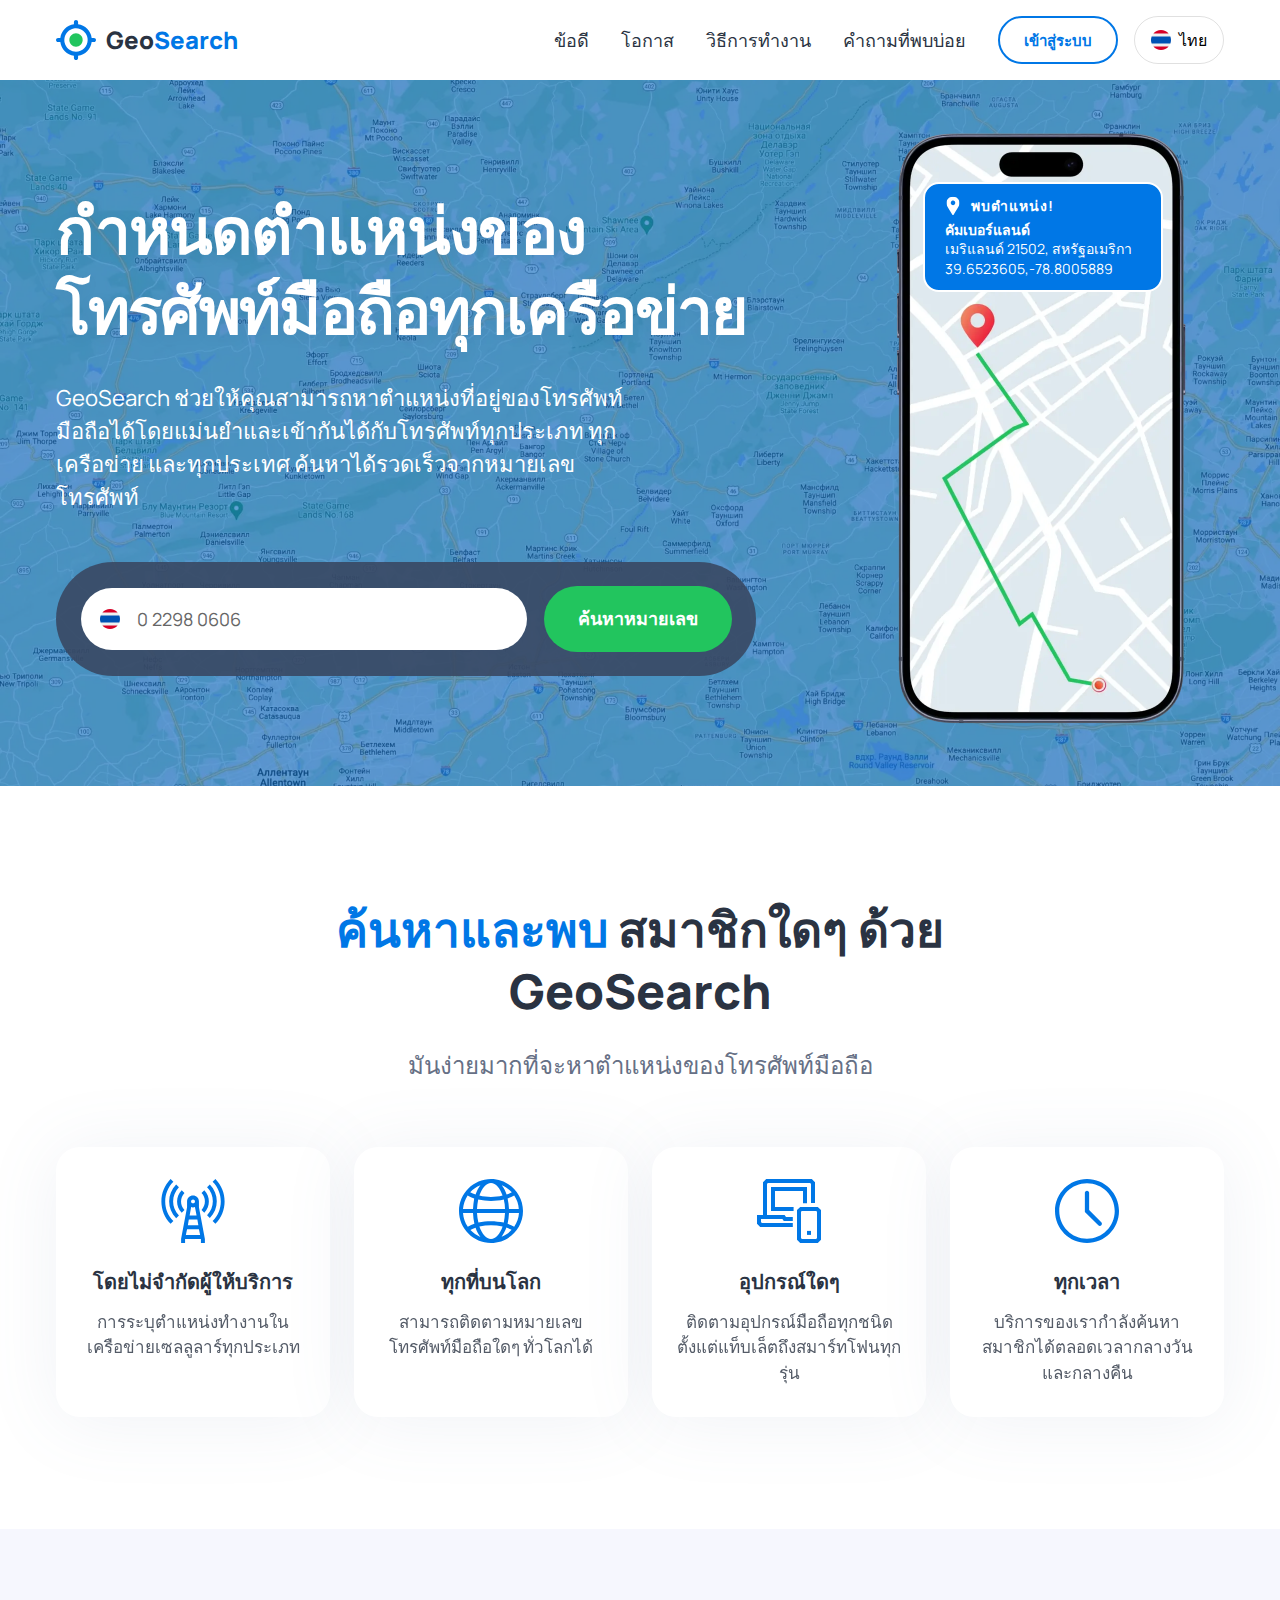
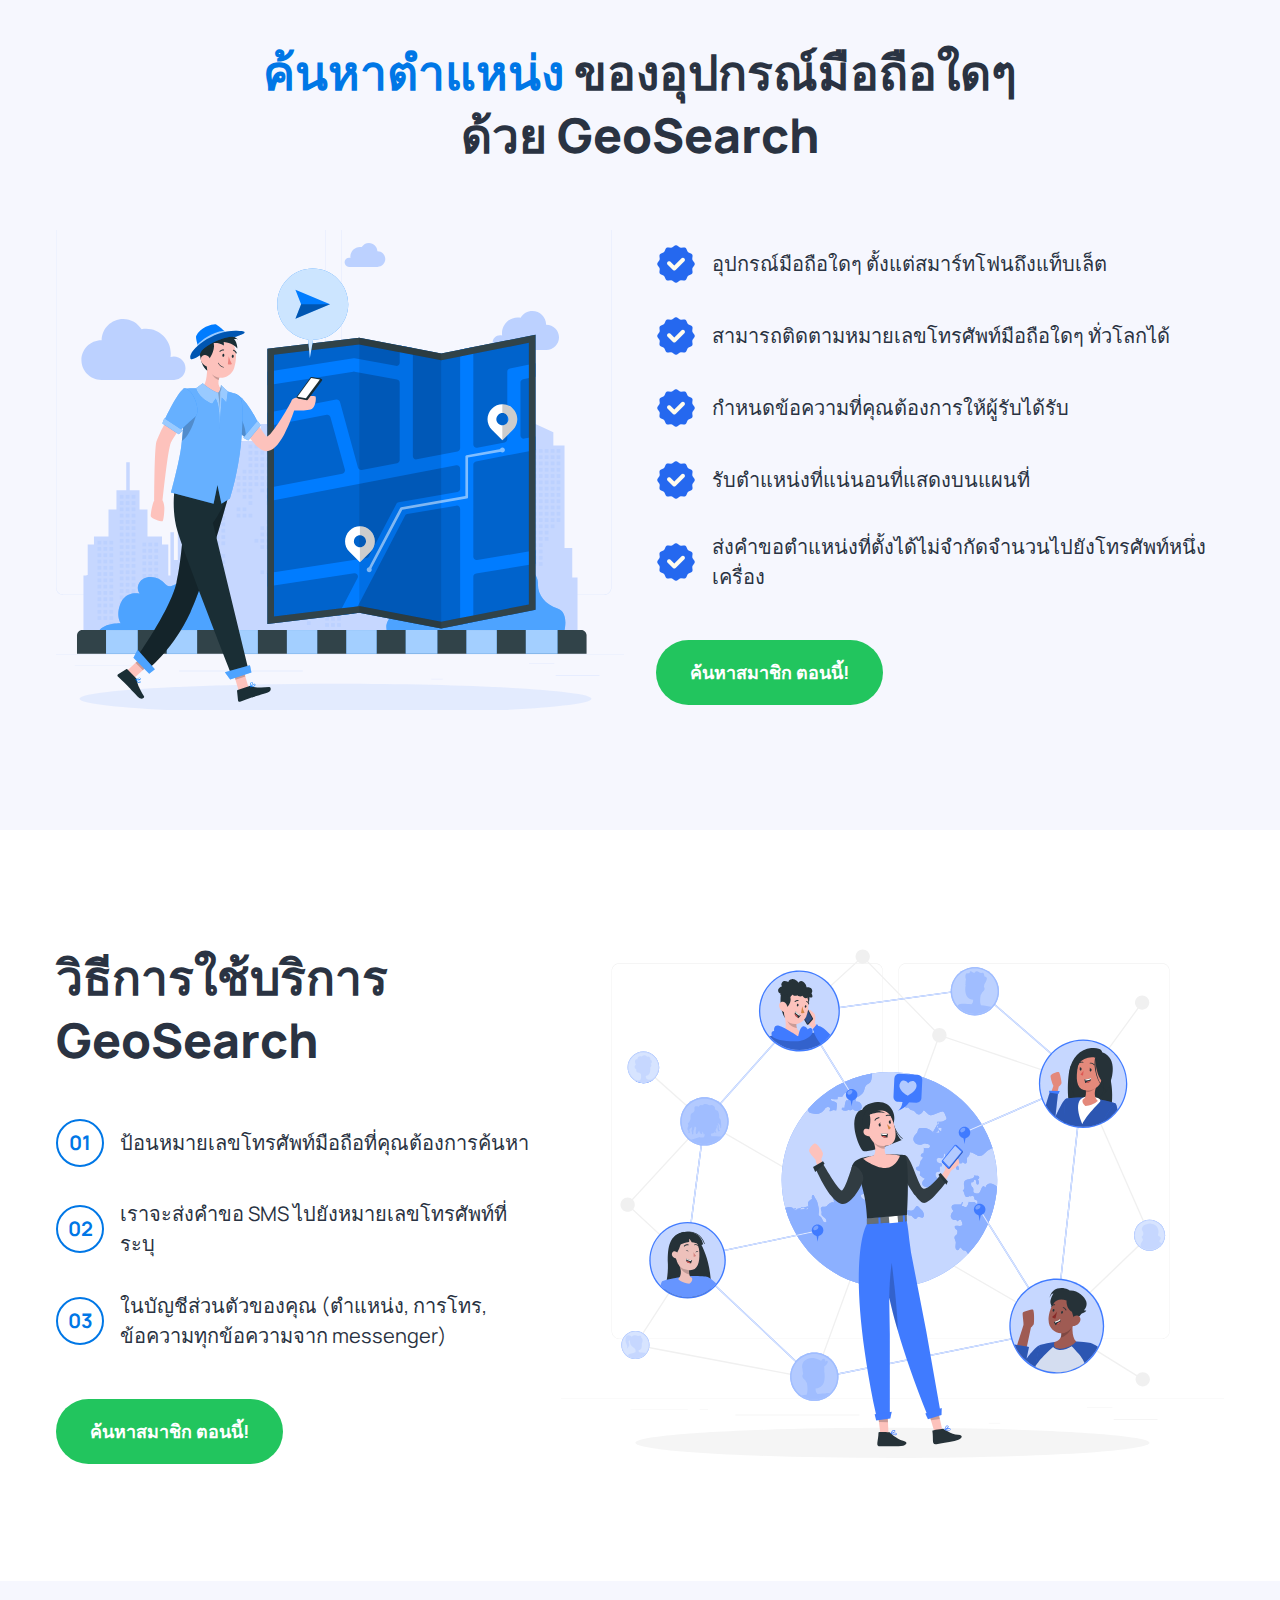
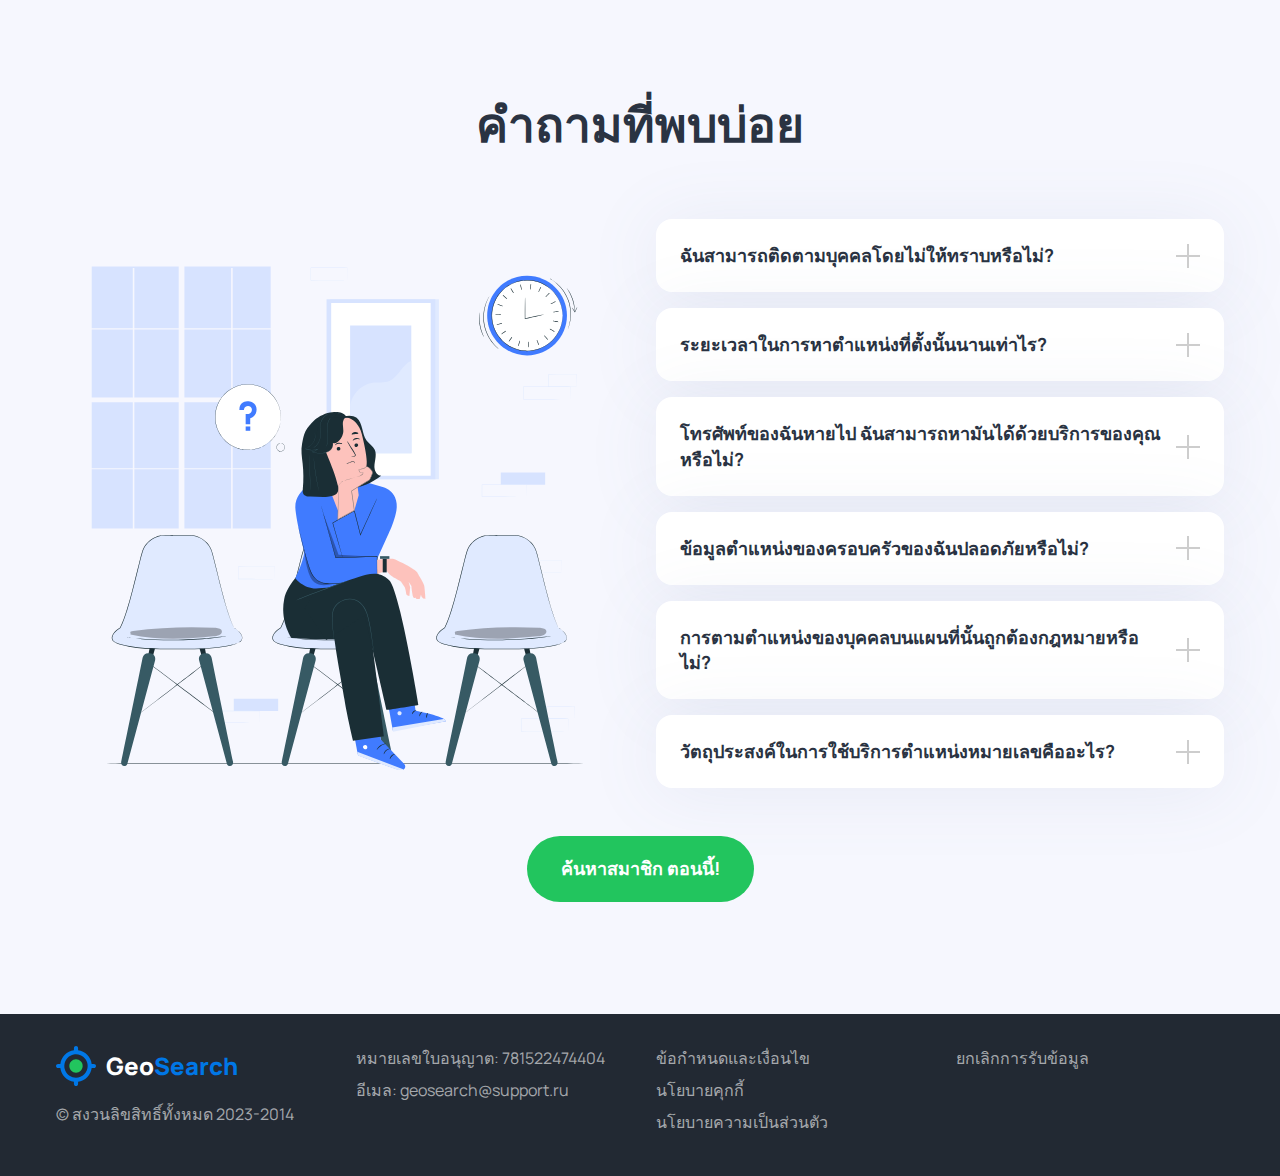
<file: th/index.html>
<!DOCTYPE html>
<html lang="th" class="page">

<head>
	<meta charset="UTF-8">
	<meta http-equiv="X-UA-Compatible" content="IE=edge">
	<meta name="viewport" content="width=device-width, initial-scale=1.0">
	<link rel="icon" type="image/svg+xml" href="./favicon/favicon.svg">
	<link rel="icon" type="image/png" href="./favicon/favicon.png">
	<title>ค้นหาทางธรณีวิทยา-ที่จะทำลายสถานที่การติดต่อและข้อมูลทั้งหมดของบุคคล</title>
	<!-- Fonts -->
	<link rel="preconnect" href="https://fonts.googleapis.com">
	<link rel="preconnect" href="https://fonts.gstatic.com" crossorigin>
	<link href="https://fonts.googleapis.com/css2?family=Manrope:wght@400;500;600;700;800&display=swap" rel="stylesheet">

	<!-- CSS & JS -->
	<link rel="stylesheet" href="./css/main.min.css">
	<script defer src="./js/modal.js"></script>
	<script defer src="./js/main.js"></script>
</head>

<body class="page__body">
	<div class="page__wrapper">
		<!-- #btnScrollTop -->
		<button type="button" id="btnScrollTop"></button>

		<!-- Header -->
		<header class="header">
			<div class="container header__container">
				<div class="header__logo logo">
					<img loading="lazy" src="./img/logo-icon.svg" width="40" height="40" alt="">
					<div class="logo__name">Geo<span>Search</span></div>
				</div>
				<div class="header__right">
					<!-- nav -->
					<nav class="header__nav nav">
						<ul class="header__menu menu">
							<li><a class="menu__link" href="#advantages">ข้อดี</a></li>
							<li><a class="menu__link" href="#opportunities">โอกาส</a></li>
							<li><a class="menu__link" href="#how-work">วิธีการทำงาน</a></li>
							<li><a class="menu__link" href="#faq">คำถามที่พบบ่อย</a></li>
						</ul>
					</nav>

					<div class="header__btns">
						<button type="button" class="btn btn-stroke header__login js-modal-btn" data-modal-open="modalLogin">
							<i class="header__login-icon"></i>
							<span class="header__login-label">เข้าสู่ระบบ</span>
						</button>
						<!-- Select Country -->
						<div class="header__country country">
							<button type="button" class="country__btn">
								<img class="country__fag flag-th" src="./img/flags/country-active/flag-thailand.svg" width="20" height="20" alt="">
								<span class="country__name is-selected">ไทย</span>
							</button>
							<div class="country__dropdown">
								<div class="country__list">
									<a href="../" class="country__option">
										<img class="country__fag flag-en" src="./img/flags/country-active/flag-united_kingdom.svg" width="20" height="20"
											alt="En">
										<span class="country__name">อังกฤษ</span>
									</a>
									<a href="../es/" class="country__option">
										<img class="country__fag flag-sp" src="./img/flags/country-active/flag-spain.svg" width="20" height="20" alt="Sp">
										<span class="country__name">สเปน</span>
									</a>
									<a href="#" class="country__option active">
										<img class="country__fag flag-th" src="./img/flags/country-active/flag-thailand.svg" width="20" height="20" alt="Th">
										<span class="country__name">ไทย</span>
									</a>
								</div>
							</div>
						</div>
						<button type="button" class="header__burger btn-burger" aria-label="Open Menu"><span class="btn-burger__line"></span></button>
					</div>

				</div>
			</div>
		</header>

		<!-- Main -->
		<main class="page__main">

			<!-- Hero -->
			<section class="section hero" id="hero">
				<div class="hero__map">
					<picture>
						<source srcset="./img/hero-map.webp" type="image/webp">
						<img loading="lazy" src="./img/hero-map.jpg" class="" width="" height="" alt="">
					</picture>
				</div>
				<div class="container hero__container">
					<div class="hero__content">
						<div class="hero__text">
							<h1 class="hero__title">กำหนดตำแหน่งของโทรศัพท์มือถือทุกเครือข่าย</h1>
							<p class="hero__descr">GeoSearch
								ช่วยให้คุณสามารถหาตำแหน่งที่อยู่ของโทรศัพท์มือถือได้โดยแม่นยำและเข้ากันได้กับโทรศัพท์ทุกประเภท
								ทุกเครือข่าย และทุกประเทศ ค้นหาได้รวดเร็วจากหมายเลขโทรศัพท์</p>
							<!-- hero__phone-mob -->
							<div class="hero__phone-mob">
								<picture>
									<source srcset="./img/hero-phone_mob.webp" type="image/webp">
									<img loading="lazy" src="./img/hero-phone_mob.jpg" width="303" height="340" alt="">
								</picture>
							</div>
						</div>
						<!-- form-search -->
						<form class="form form-search hero__form">
							<div class="form-search__field">
								<div class="form-search__mask">
									<img class="country__fag flag-en" src="./img/flags/country-active/flag-thailand.svg" width="20" height="20" alt="">
								</div>
								<input type="text" class="form-input form-search__input" id="inputPhone" placeholder="0 2298 0606" autocomplete="off">
							</div>
							<button type="button" class="btn form-search__btn">ค้นหาหมายเลข</button>
						</form>
					</div>

					<div class="hero__phone">
						<div class="location-info">
							<li class="location-info__title">พบตำแหน่ง!</li>
							<li class="location-info__country">คัมเบอร์แลนด์</li>
							<li>เมริแลนด์ 21502, สหรัฐอเมริกา </li>
							<li>39.6523605,-78.8005889</li>
						</div>
						<picture>
							<source srcset="./img/hero-phone.webp" type="image/webp">
							<img loading="lazy" src="./img/hero-phone.jpg" width="303" height="602" alt="">
						</picture>
					</div>
				</div>

			</section>

			<!-- Advantages -->
			<section class="section advantages" id="advantages">
				<div class="container">
					<div class="section-heading text-center">
						<h2 class="section-title"><span class="text-accent">ค้นหาและพบ</span> สมาชิกใดๆ ด้วย GeoSearch</h2>
						<p class="section-descr">มันง่ายมากที่จะหาตำแหน่งของโทรศัพท์มือถือ</p>
					</div>
					<ul class="list-reset advantages__list">
						<li class="advantages__item">
							<img class="advantages__item-icon" loading="lazy" src="./img/icons/ic-advantages_1.svg" width="56" height="56" alt="">
							<h3 class="advantages__item-title">โดยไม่จำกัดผู้ให้บริการ</h3>
							<p>การระบุตำแหน่งทำงานในเครือข่ายเซลลูลาร์ทุกประเภท</p>
						</li>
						<li class="advantages__item">
							<img class="advantages__item-icon" loading="lazy" src="./img/icons/ic-advantages_2.svg" width="56" height="56" alt="">
							<h3 class="advantages__item-title">ทุกที่บนโลก</h3>
							<p>สามารถติดตามหมายเลขโทรศัพท์มือถือใดๆ ทั่วโลกได้</p>
						</li>
						<li class="advantages__item">
							<img class="advantages__item-icon" loading="lazy" src="./img/icons/ic-advantages_3.svg" width="56" height="56" alt="">
							<h3 class="advantages__item-title">อุปกรณ์ใดๆ</h3>
							<p>ติดตามอุปกรณ์มือถือทุกชนิด ตั้งแต่แท็บเล็ตถึงสมาร์ทโฟนทุกรุ่น</p>
						</li>
						<li class="advantages__item">
							<img class="advantages__item-icon" loading="lazy" src="./img/icons/ic-advantages_4.svg" width="56" height="56" alt="">
							<h3 class="advantages__item-title">ทุกเวลา</h3>
							<p>บริการของเรากำลังค้นหาสมาชิกได้ตลอดเวลากลางวันและกลางคืน</p>
						</li>
					</ul>
				</div>
			</section>


			<!-- Opportunities -->
			<section class="section bg-gray opportunities" id="opportunities">
				<div class="container">
					<div class="section-heading text-center">
						<h2 class="section-title"><span class="text-accent">ค้นหาตำแหน่ง</span> ของอุปกรณ์มือถือใดๆ ด้วย GeoSearch</h2>
					</div>
					<div class="section-grid">
						<div class="section-img">
							<img loading="lazy" src="./img/sect-img_1.svg" width="589" height="498" alt="">
						</div>
						<div class="opportunities__content">
							<ul class="list-reset section-list">
								<li class="section-list__item">
									<i class="section-list__icon"></i>
									<p class="section-list__text">อุปกรณ์มือถือใดๆ ตั้งแต่สมาร์ทโฟนถึงแท็บเล็ต</p>
								</li>
								<li class="section-list__item">
									<i class="section-list__icon"></i>
									<p class="section-list__text">สามารถติดตามหมายเลขโทรศัพท์มือถือใดๆ ทั่วโลกได้</p>
								</li>
								<li class="section-list__item">
									<i class="section-list__icon"></i>
									<p class="section-list__text">กำหนดข้อความที่คุณต้องการให้ผู้รับได้รับ</p>
								</li>
								<li class="section-list__item">
									<i class="section-list__icon"></i>
									<p class="section-list__text">รับตำแหน่งที่แน่นอนที่แสดงบนแผนที่</p>
								</li>
								<li class="section-list__item">
									<i class="section-list__icon ic-check"></i>
									<p class="section-list__text">ส่งคำขอตำแหน่งที่ตั้งได้ไม่จำกัดจำนวนไปยังโทรศัพท์หนึ่งเครื่อง</p>
								</li>
							</ul>
							<div class="section-btnwrapper">
								<a href="#hero" class="btn section-btn">ค้นหาสมาชิก <span>ตอนนี้!</span></a>
							</div>
						</div>
					</div>
				</div>
			</section>


			<!-- How it works -->
			<section class="section how-work" id="how-work">
				<div class="container">
					<div class="section-grid">
						<div class="how-work__content">
							<h2 class="section-title">วิธีการใช้บริการ GeoSearch</h2>
							<ul class="list-reset section-list">
								<li class="section-list__item">
									<div class="how-work__number">01</div>
									<p class="section-list__text">ป้อนหมายเลขโทรศัพท์มือถือที่คุณต้องการค้นหา</p>
								</li>
								<li class="section-list__item">
									<div class="how-work__number">02</div>
									<p class="section-list__text">เราจะส่งคำขอ SMS ไปยังหมายเลขโทรศัพท์ที่ระบุ</p>
								</li>
								<li class="section-list__item">
									<div class="how-work__number">03</div>
									<p class="section-list__text">ในบัญชีส่วนตัวของคุณ (ตำแหน่ง, การโทร, ข้อความทุกข้อความจาก messenger)</p>
								</li>
							</ul>
							<div class="section-btnwrapper">
								<a href="#hero" class="btn section-btn">ค้นหาสมาชิก <span>ตอนนี้!</span></a>
							</div>
						</div>
						<div class="section-img">
							<img loading="lazy" src="./img/sect-img_2.svg" width="591" height="462" alt="">
						</div>
					</div>
				</div>
			</section>

			<!-- FAQ -->
			<section class="section bg-gray faq" id="faq">
				<div class="container">
					<h2 class="section-title text-center">คำถามที่พบบ่อย</h2>
					<div class="section-grid">
						<div class="section-img">
							<img loading="lazy" src="./img/sect-img_3.svg" width="592" height="564" alt="">
						</div>
						<div class="faq__accordion accordion">
							<div class="item accordion__item">
								<div class="accordion__head" data-tab="tab-1">
									<h3 class="item__title accordion__title">ฉันสามารถติดตามบุคคลโดยไม่ให้ทราบหรือไม่?</h3>
									<span class="accordion__icon"></span>
								</div>
								<div class="accordion__body" id="tab-1">
									<p>ใช่ เราเป็นบริการทำงานเท่านั้นในรัสเซียที่รู้และรู้วิธีการหลบหลีก ข้อ จำกัด ในการติดตามตำแหน่งทุกหมายเลขโทรศัพท์
										เราสามารถหาหมายเลขโทรศัพท์ใดๆ ได้ แม้ว่าอุปกรณ์จะปิดเสียงก็ตาม มันจะแสดงตำแหน่งล่าสุดบนแผนที่</p>
								</div>
							</div>
							<div class="item accordion__item">
								<div class="accordion__head" data-tab="tab-2">
									<h3 class="item__title accordion__title">ระยะเวลาในการหาตำแหน่งที่ตั้งนั้นนานเท่าไร?</h3>
									<span class="accordion__icon"></span>
								</div>
								<div class="accordion__body" id="tab-2">
									<p>หลังจากชำระค่าบริการแล้ว จะใช้เวลาเฉลี่ย 50-80 วินาทีในการหาตำแหน่งที่แม่นยำและประมาณ 240-360
										วินาทีเพิ่มเติมในการดาวน์โหลดข้อความทุกข้อความจาก messenger และรายละเอียดการโทร</p>
								</div>
							</div>
							<div class="item accordion__item">
								<div class="accordion__head" data-tab="tab-3">
									<h3 class="item__title accordion__title">โทรศัพท์ของฉันหายไป ฉันสามารถหามันได้ด้วยบริการของคุณหรือไม่?</h3>
									<span class="accordion__icon"></span>
								</div>
								<div class="accordion__body" id="tab-3">
									<p>เราจะแสดงให้คุณเห็นที่มันอยู่ก่อนการปิดด้วยความแม่นยำสูงสุดถึงเมตรหนึ่ง</p>
								</div>
							</div>
							<div class="item accordion__item">
								<div class="accordion__head" data-tab="tab-4">
									<h3 class="item__title accordion__title">ข้อมูลตำแหน่งของครอบครัวของฉันปลอดภัยหรือไม่?</h3>
									<span class="accordion__icon"></span>
								</div>
								<div class="accordion__body" id="tab-4">
									<p>แน่นอน! หลังจากการสมัครสมาชิกข้อมูลจะถูกเก็บไว้ในคลาวด์และสามารถใช้ได้เฉพาะคุณเท่านั้น
										กรุณาระบุอีเมลที่ทำงานเมื่อลงทะเบียน</p>
								</div>
							</div>
							<div class="item accordion__item">
								<div class="accordion__head" data-tab="tab-5">
									<h3 class="item__title accordion__title">การตามตำแหน่งของบุคคลบนแผนที่นั้นถูกต้องกฎหมายหรือไม่?</h3>
									<span class="accordion__icon"></span>
								</div>
								<div class="accordion__body" id="tab-5">
									<p>ใช่ แน่นอน ไม่มีกฎหมายที่จำเป็นเรื่องนี้</p>
								</div>
							</div>
							<div class="item accordion__item">
								<div class="accordion__head" data-tab="tab-6">
									<h3 class="item__title accordion__title">วัตถุประสงค์ในการใช้บริการตำแหน่งหมายเลขคืออะไร?</h3>
									<span class="accordion__icon"></span>
								</div>
								<div class="accordion__body" id="tab-6">
									<p>คุณสามารถใช้แอปพลิเคชันเมื่อคุณหาหายเคยอุปกรณ์, สำหรับการควบคุมโดยพ่อแม่, สำหรับการติดตามงานในบริษัทของคุณ,
										การเคลื่อนที่ของยานพาหนะ, การค้นหาตำแหน่งของสมาร์ทโฟนที่มีซิมการ์ด, PhoneFinder ให้ความสามารถไม่จำกัด</p>
								</div>
							</div>
						</div>
					</div>
					<div class="section-btnwrapper">
						<a href="#hero" class="btn section-btn">ค้นหาสมาชิก <span>ตอนนี้!</span></a>
					</div>
				</div>
			</section>

		</main>

		<!-- Footer -->
		<footer class="footer">
			<div class="container">
				<div class="footer__grid">
					<ul class="list-reset footer__list">
						<li class="footer__item">
							<div class="logo">
								<img loading="lazy" src="./img/logo-icon.svg" width="40" height="40" alt="">
								<div class="logo__name">Geo<span>Search</span></div>
							</div>
						</li>
						<li class="footer__item">© สงวนลิขสิทธิ์ทั้งหมด 2023-2014</li>
					</ul>
					<ul class="list-reset footer__list">
						<li class="footer__item">หมายเลขใบอนุญาต: 781522474404</li>
						<li class="footer__item">อีเมล: geosearch@support.ru</li>
					</ul>
					<ul class="list-reset footer__list">
						<li class="footer__item">
							<a href="#" target="_blank">ข้อกำหนดและเงื่อนไข</a>
						</li>
						<li class="footer__item">
							<a href="#" target="_blank">นโยบายคุกกี้</a>
						</li>
						<li class="footer__item">
							<a href="#" target="_blank">นโยบายความเป็นส่วนตัว</a>
						</li>
					</ul>
					<ul class="list-reset footer__list">
						<li class="footer__item footer__unsubscribe js-modal-btn" data-modal-open="modalUnsubscribe">ยกเลิกการรับข้อมูล</li>
						<li class="footer__item">
							<img loading="lazy" src="./img/icons/footer-payments.png" width="154" height="48" alt="">
						</li>
					</ul>
				</div>
			</div>
		</footer>

	</div>

	<!-- Modal Email -->
	<div class="modal modal-form modal-email" data-modal="modalEmail">
		<div class="modal__overlay">
			<div class="modal__body">
				<div class="modal__close"></div>
				<div class="modal__header text-center">
					<h3 class="modal__title">ผู้สมัครที่มีหมายเลข <span class="text-accent phone-output"></span> ได้รับการค้นพบแล้ว!</h3>
					<p class="modal__descr">เพื่อดูข้อมูลผู้สมัครทั้งหมด กรุณากรอกที่อยู่อีเมลของคุณและ <span class="modal-price">ชำระ $1</span>
					</p>
				</div>
				<form action="#" class="form-email">
					<input type="email" name="email" class="form-input input-email" placeholder="กรอกที่อยู่อีเมล" autocomplete="off" required="">
					<button type="submit" class="btn form__btn form-email__btn">ชำระตอนนี้</button>
					<label class="check form__check form__privacy" for="privacy">
						<input class="check__input" type="checkbox" name="privacy" id="privacy" checked>
						<span class="check__box"></span>
						<span class="check__label">ฉันได้อ่านและยอมรับข้อตกลงของ <a href="./privacy-policy.html">นโยบายความเป็นส่วนตัว
								นี้</a></span>
					</label>
				</form>
			</div>
		</div>
	</div>
	<!-- / Modal Email -->

	<!-- Modal Unsubscribe -->
	<div class="modal modal-form modal-unsubscribe" data-modal="modalUnsubscribe">
		<div class="modal__overlay">
			<div class="modal__body">
				<div class="modal__close"></div>
				<div class="modal__header text-center">
					<h3 class="modal__title">คุณต้องการยกเลิกการสมัครจริงหรือไม่?</h3>
					<p class="modal__descr">หากต้องการยกเลิกการสมัคร กรุณากรอกที่อยู่อีเมลของคุณ</p>
				</div>
				<form action="#" class="form-unsubscribe">
					<input type="email" name="email" class="form-input input-email" placeholder="กรอกที่อยู่อีเมล" autocomplete="off" required="">
					<div class="form-unsubscribe__btns">
						<button type="button" class="btn form__btn unsubscribe-no">ไม่ต้องการยกเลิก</button>
						<button type="submit" class="btn btn-stroke form__btn unsubscribe-yes">ยกเลิกการสมัคร</button>
					</div>
				</form>
			</div>
		</div>
	</div>
	<!-- / Modal Unsubscribe -->

	<!-- Modal Login -->
	<div class="modal modal-form modal-login" data-modal="modalLogin">
		<div class="modal__overlay">
			<div class="modal__body">
				<div class="modal__close"></div>
				<!-- form-login -->
				<form action="#" class="form form-login active" id="form-login">
					<div class="modal__header text-center">
						<h3 class="modal__title">เข้าสู่บัญชีส่วนตัวของคุณ</h3>
						<p class="form__descr">เพื่อเข้าสู่บัญชีส่วนตัวของคุณ กรุณากรอกหมายเลขโทรศัพท์มือถือของคุณ</p>
					</div>
					<div class="form__body">
						<div class=""></div>
						<input type="email" name="email" class="form-input" placeholder="ที่อยู่อีเมล" autocomplete="off" required>
						<input type="password" name="password" class="form-input" placeholder="รหัสผ่าน" autocomplete="off" required>
						<input type="submit" class="btn form__btn" value="เข้าสู่ระบบ">
					</div>
					<div class="form__footer">
						<div class="form__link">
							<span class="form__link-label">ลืมรหัสผ่าน?</span>
							<span class="form__link-btn" id="password-resset">กู้คืน</span>
						</div>
					</div>
				</form>
				<!-- form-password -->
				<form action="#" class="form form-login" id="form-password">
					<div class="modal__header text-center">
						<h3 class="modal__title">กู้คืนรหัสผ่าน</h3>
						<p class="modal__descr">เพื่อกู้คืนรหัสผ่านของคุณ กรุณากรอกที่อยู่อีเมลของคุณ</p>
					</div>
					<div class="form__body">
						<input type="email" name="email" class="form-input" placeholder="ที่อยู่อีเมล" autocomplete="off" required>
						<input type="submit" class="btn form__btn" value="กู้คืน">
					</div>
					<div class="form__footer">
						<div class="form__link">
							<span class="form__link-label">จำรหัสผ่านของคุณหรือไม่?</span>
							<span class="form__link-btn" id="login-back">เข้าสู่ระบบ</span>
						</div>
					</div>
				</form>
				<!-- / .form-login -->
			</div>
		</div>
	</div>
	<!-- / Modal Login -->
</body>

</html>
</file>
<file: css/main.min.css>
html{line-height:1.15;-webkit-text-size-adjust:100%}body{margin:0}main{display:block}hr{-webkit-box-sizing:content-box;box-sizing:content-box;height:0;overflow:visible}pre{font-family:monospace,monospace;font-size:1em}a{background-color:rgba(0,0,0,0)}abbr[title]{border-bottom:none;text-decoration:underline;-webkit-text-decoration:underline dotted;text-decoration:underline dotted}b,strong{font-weight:bolder}code,kbd,samp{font-family:monospace,monospace;font-size:1em}small{font-size:80%}sub,sup{font-size:75%;line-height:0;position:relative;vertical-align:baseline}sub{bottom:-0.25em}sup{top:-0.5em}img{border-style:none}button,input,optgroup,select,textarea{font-family:inherit;font-size:100%;line-height:1.15;margin:0}button,input{overflow:visible}button,select{text-transform:none}button,[type=button],[type=reset],[type=submit]{-webkit-appearance:button}button::-moz-focus-inner,[type=button]::-moz-focus-inner,[type=reset]::-moz-focus-inner,[type=submit]::-moz-focus-inner{border-style:none;padding:0}button:-moz-focusring,[type=button]:-moz-focusring,[type=reset]:-moz-focusring,[type=submit]:-moz-focusring{outline:1px dotted ButtonText}fieldset{padding:.35em .75em .625em}legend{-webkit-box-sizing:border-box;box-sizing:border-box;color:inherit;display:table;max-width:100%;padding:0;white-space:normal}progress{vertical-align:baseline}textarea{overflow:auto}[type=checkbox],[type=radio]{-webkit-box-sizing:border-box;box-sizing:border-box;padding:0}[type=number]::-webkit-inner-spin-button,[type=number]::-webkit-outer-spin-button{height:auto}[type=search]{-webkit-appearance:textfield;outline-offset:-2px}[type=search]::-webkit-search-decoration{-webkit-appearance:none}::-webkit-file-upload-button{-webkit-appearance:button;font:inherit}details{display:block}summary{display:list-item}template{display:none}[hidden]{display:none}:root{--wrapper-width: 1920px;--container-width: 1200px;--font-default: "Manrope", sans-serif;--fz-body: 20px;--bg-gray: #f6f7fe;--main-color: #0077e6;--accent-color: #22c55e;--text-color: #2a3342;--title-color: #2a3342;--grid-gap: clamp(1rem, 0.636rem + 1.82vw, 2rem);--bxs-block: 0px 4px 72px 0px rgba(110, 132, 165, 0.1);--br-block: 32px}@media(max-width: 800px){:root{--br-block: 24px}}@media(max-width: 480px){:root{--fz-body: 16px;--br-block: 16px}}*{margin:0;padding:0;-webkit-box-sizing:border-box;box-sizing:border-box}*::before,*::after{-webkit-box-sizing:border-box;box-sizing:border-box}body{min-width:320px;background:#fff;color:var(--text-color);font-family:var(--font-default);font-size:var(--fz-body);line-height:1.5;color:var(--text-color);overflow-x:hidden;-webkit-font-smoothing:antialiased;-moz-osx-font-smoothing:grayscale}.page__body.lock-scroll{overflow:hidden}.page__wrapper{width:100%;min-height:100vh;margin:0 auto;display:-webkit-box;display:-ms-flexbox;display:flex;-webkit-box-orient:vertical;-webkit-box-direction:normal;-ms-flex-direction:column;flex-direction:column}.page__main{-webkit-box-flex:1;-ms-flex:1;flex:1}.footer{margin-top:auto}.container{width:100%;max-width:var(--container-width);margin:0 auto;padding:0 16px}@media(max-width: 1024px){.container{max-width:960px}}@media(max-width: 800px){.container{max-width:720px}}@media(max-width: 600px){.container{max-width:100%;padding:0 16px}}h1,h2,h3,h4,h5,h6{color:var(--title-color)}.title-h1,.title-h2,.title-h3,.title-h4,.title-h5,.title-h6{color:var(--title-color);margin:0;padding:0}img{display:inline-block;max-width:100%;height:auto;-o-object-fit:cover;object-fit:cover}a{cursor:pointer;font-size:inherit;color:inherit;-webkit-transition:all .2s ease-in-out;transition:all .2s ease-in-out}a:hover{text-decoration:none}input,button,textarea,select{font-family:var(--font-default)}button{-webkit-appearance:none;-moz-appearance:none;appearance:none;cursor:pointer;border:none;outline:none;background:none;background-color:none;font-size:inherit}input{-webkit-appearance:none;-moz-appearance:none;appearance:none;border:none;outline:none;border-radius:0;padding:0;border:none;background:none;font-family:inherit;font-size:inherit;line-height:inherit;outline:none;color:inherit}input::-webkit-input-placeholder{color:#666}input::-moz-placeholder{color:#666}input:-ms-input-placeholder{color:#666}input::-ms-input-placeholder{color:#666}input::placeholder{color:#666}strong{font-weight:bold;font-weight:500}.list-reset{list-style:none}.text-center{text-align:center}.text-accent{color:var(--main-color)}@-webkit-keyframes fade{0%{opacity:0}100%{opacity:1}}@keyframes fade{0%{opacity:0}100%{opacity:1}}.hidden{display:none}.bg-gray{background:var(--bg-gray)}.section{padding:clamp(3rem,1.545rem + 7.27vw,7rem) 0}.section-heading{width:100%;max-width:800px;margin:0 auto;margin-bottom:clamp(2rem,1.273rem + 3.64vw,4rem)}.section-heading .section-title{margin-bottom:24px}@media(max-width: 480px){.section-heading .section-title{margin-bottom:16px}}.section-title{font-size:clamp(1.5rem,.955rem + 2.73vw,3rem);font-weight:800;line-height:1.3;margin-bottom:clamp(2rem,1.273rem + 3.64vw,4rem)}.section-title span{color:var(--main-color)}@media(max-width: 640px){.section-title{font-weight:700;line-height:1.3}}.section-descr{color:#667085;font-size:24px}@media(max-width: 480px){.section-descr{font-size:18px}}.section-btnwrapper{width:100%;display:-webkit-box;display:-ms-flexbox;display:flex;-webkit-box-pack:center;-ms-flex-pack:center;justify-content:center;padding-top:48px}@media(max-width: 480px){.section-btnwrapper{padding-top:32px}.section-btnwrapper .btn span{display:none}}.item{border-radius:var(--br-block);background:#fff;-webkit-box-shadow:var(--bxs-block);box-shadow:var(--bxs-block)}.item__icon{display:inline-block;width:56px;height:56px;-ms-flex-negative:0;flex-shrink:0}.item__title{color:var(--title-color);font-size:24px;font-weight:700;line-height:1.4}.section-grid{display:grid;grid-template-columns:repeat(2, 1fr);gap:32px;-webkit-box-align:center;-ms-flex-align:center;align-items:center}@media(max-width: 992px){.section-grid{grid-template-columns:1fr}}.section-list{display:-webkit-box;display:-ms-flexbox;display:flex;-webkit-box-orient:vertical;-webkit-box-direction:normal;-ms-flex-direction:column;flex-direction:column;gap:32px}@media(max-width: 480px){.section-list{gap:16px}}.section-list__item{display:-webkit-box;display:-ms-flexbox;display:flex;-webkit-box-align:center;-ms-flex-align:center;align-items:center;gap:16px}.section-list__icon{-ms-flex-negative:0;flex-shrink:0;display:inline-block;width:40px;height:40px;background:url("../img/icons/ic-list-check.png") no-repeat center;background-size:cover}@media(max-width: 480px){.section-list__icon{width:32px;height:32px}}.section-img img{width:100%}@media(max-width: 992px){.section-img{width:100%;max-width:480px;margin:0 auto}}#btnScrollTop{cursor:pointer;display:inline-block;width:48px;height:48px;color:#fff;background-color:var(--main-color);border-radius:50%;position:fixed;bottom:32px;right:32px;z-index:10;opacity:0;visibility:hidden;pointer-events:none;-webkit-transition:all .3s ease-in;transition:all .3s ease-in}#btnScrollTop.show{opacity:.8;visibility:visible;pointer-events:all}#btnScrollTop.show:hover{opacity:1}#btnScrollTop::before{content:"";-ms-flex-negative:0;flex-shrink:0;display:inline-block;width:16px;height:16px;background-image:url("data:image/svg+xml;charset=UTF-8,%3csvg width='20' height='20' fill='none' xmlns='http://www.w3.org/2000/svg'%3e%3cpath d='m10.598 5.013 8.154 8.281c.33.33.33.865 0 1.195l-.499.5a.844.844 0 0 1-1.195 0L10 7.796 2.942 14.98a.844.844 0 0 1-1.195 0l-.5-.499a.844.844 0 0 1 0-1.195l8.155-8.281a.85.85 0 0 1 1.196.007Z' fill='%23fff'/%3e%3c/svg%3e");background-repeat:no-repeat;background-position:center;background-size:cover;position:absolute;left:50%;top:50%;-webkit-transform:translate(-50%, -50%);-ms-transform:translate(-50%, -50%);transform:translate(-50%, -50%)}#btnScrollTop:hover{opacity:1}@media(max-width: 599px){#btnScrollTop{width:40px;height:40px;right:24px;bottom:24px}}.btn{display:inline-block;outline:none;padding:18px 32px;color:#fff;background:var(--accent-color);border:2px solid rgba(0,0,0,0);border-radius:100px;font-family:var(--font-default);font-size:18px;font-weight:700;line-height:1.4;text-decoration:none;text-align:center;-webkit-box-shadow:none;box-shadow:none;-webkit-transition:all .35s ease-in-out;transition:all .35s ease-in-out}.btn:hover{background:#35df74}.btn-stroke{color:var(--main-color);background:rgba(0,0,0,0);border-color:var(--main-color)}.btn-stroke:hover{background:var(--main-color);color:#fff}@media(max-width: 480px){.btn{width:100%;height:56px;line-height:56px;padding:0 16px}}.btn-burger{cursor:pointer;width:26px;height:26px;background-color:rgba(0,0,0,0);outline:none;border:none;position:relative;-webkit-transition:all .4s ease-in-out;transition:all .4s ease-in-out}.btn-burger__line{width:100%;height:2px;background-color:var(--title-color);border-radius:100px;position:absolute;top:50%;left:0;-webkit-transition:background-color .2s ease-in-out;transition:background-color .2s ease-in-out}.btn-burger__line::before,.btn-burger__line::after{content:"";width:100%;height:2px;background-color:var(--title-color);border-radius:100px;position:absolute;left:0;opacity:1;-webkit-transition:-webkit-transform .2s ease-in-out;transition:-webkit-transform .2s ease-in-out;transition:transform .2s ease-in-out;transition:transform .2s ease-in-out, -webkit-transform .2s ease-in-out}.btn-burger__line::before{top:-8px}.btn-burger__line::after{bottom:-8px}.btn-burger.active .btn-burger__line{background:rgba(0,0,0,0)}.btn-burger.active .btn-burger__line::before{top:20%;-webkit-transform:rotate(45deg);-ms-transform:rotate(45deg);transform:rotate(45deg)}.btn-burger.active .btn-burger__line::after{top:0;bottom:50%;-webkit-transform:rotate(-45deg);-ms-transform:rotate(-45deg);transform:rotate(-45deg)}.country{position:relative}.country__btn{cursor:pointer;display:-webkit-inline-box;display:-ms-inline-flexbox;display:inline-flex;-webkit-box-align:center;-ms-flex-align:center;align-items:center;gap:8px;font-size:16px;font-weight:500;line-height:1;height:48px;background:rgba(0,0,0,0);border:1px solid rgba(0,0,0,.12);border-radius:100px;padding:0 16px;-webkit-transition:border-color .3s ease-in-out;transition:border-color .3s ease-in-out}.country__btn:hover{border-color:var(--main-color)}.country__fag{-ms-flex-negative:0;flex-shrink:0;display:inline-block;width:20px;height:20px}.country__dropdown{position:absolute;top:100%;right:0;min-width:180px;background-color:#fff;border-radius:16px;-webkit-box-shadow:0px 24px 40px 0px rgba(77,97,131,.38);box-shadow:0px 24px 40px 0px rgba(77,97,131,.38);overflow:hidden;margin-top:8px;z-index:10;pointer-events:none;-webkit-transform-origin:0 0;-ms-transform-origin:0 0;transform-origin:0 0;-webkit-transform:rotateX(-90deg);transform:rotateX(-90deg);visibility:hidden;-webkit-transition:all .3s linear;transition:all .3s linear;opacity:0;z-index:5;-webkit-transition:all .3s ease-in-out;transition:all .3s ease-in-out}.country__dropdown.is-show{pointer-events:all;opacity:1;visibility:visible;-webkit-transform:rotateX(0deg);transform:rotateX(0deg)}.country__list{display:-webkit-box;display:-ms-flexbox;display:flex;-webkit-box-orient:vertical;-webkit-box-direction:normal;-ms-flex-direction:column;flex-direction:column}.country__option{cursor:pointer;display:-webkit-inline-box;display:-ms-inline-flexbox;display:inline-flex;-webkit-box-align:center;-ms-flex-align:center;align-items:center;gap:10px;width:100%;background:rgba(0,0,0,0);padding:12px 16px;font-size:16px;font-weight:500;line-height:1;text-decoration:none;-webkit-transition:color .3s ease-in-out;transition:color .3s ease-in-out;position:relative}.country__option:hover{color:var(--main-color)}.country__option.active{background:#e6f1fc}.country__option.active::before{display:inline-block;content:"";width:18px;height:18px;background:url("../img/icons/ic-check-circle.svg") no-repeat center;background-size:cover;position:absolute;top:50%;right:12px;-webkit-transform:translateY(-50%);-ms-transform:translateY(-50%);transform:translateY(-50%);z-index:0}@media(max-width: 480px){.country__btn{width:48px;height:48px;padding:0;gap:0;-webkit-box-pack:center;-ms-flex-pack:center;justify-content:center}.country__btn .country__name{display:none}}.form__btn{width:100%}.form__footer{margin-top:16px}.form__link{display:-webkit-box;display:-ms-flexbox;display:flex;-webkit-box-pack:center;-ms-flex-pack:center;justify-content:center;gap:10px;font-size:16px}.form__link-label{opacity:.8}.form__link-btn{cursor:pointer;color:var(--main-color);-webkit-transition:color .3s ease-in-out;transition:color .3s ease-in-out;text-decoration:underline}.form__link-btn:hover{text-decoration:none}.form-login{display:none;-webkit-animation:fade .3s ease-in-out;animation:fade .3s ease-in-out}.form-login.active{display:block;-webkit-animation:fade .3s ease-in-out;animation:fade .3s ease-in-out}.form-unsubscribe__btns{display:-webkit-box;display:-ms-flexbox;display:flex;-webkit-box-orient:vertical;-webkit-box-direction:normal;-ms-flex-direction:column;flex-direction:column;gap:16px}.form-unsubscribe__btns .unsubscribe-no{background:#f44336}.form-unsubscribe__btns .unsubscribe-no:hover{background:#fa6c62}.form-input{-webkit-appearance:none;-moz-appearance:none;appearance:none;position:relative;outline:none;display:block;width:100%;height:64px;padding:0 32px;font-size:18px;font-weight:400;line-height:1.5;color:var(--text-color);background-color:#f2f6f8;background-clip:padding-box;border:1px solid rgba(0,0,0,0);border-radius:100px;margin-bottom:16px;-webkit-transition:border-color .2s ease-in-out,background-color .2s ease-in-out;transition:border-color .2s ease-in-out,background-color .2s ease-in-out}.form-input:focus{background-color:#fff;border-color:var(--main-color)}.form-input.error-input{background:#fff1f1}.form-input.error-input::-webkit-input-placeholder{color:#b63838}.form-input.error-input::-moz-placeholder{color:#b63838}.form-input.error-input:-ms-input-placeholder{color:#b63838}.form-input.error-input::-ms-input-placeholder{color:#b63838}.form-input.error-input::placeholder{color:#b63838}@media(max-width: 480px){.form-input{font-size:16px;height:56px;padding:0 20px}}.form-search{background:rgba(56,72,99,.9);border-radius:100px;display:-webkit-box;display:-ms-flexbox;display:flex;-webkit-box-align:center;-ms-flex-align:center;align-items:center;-webkit-box-flex:1;-ms-flex-positive:1;flex-grow:1;gap:16px;padding:24px}.form-search__field{-webkit-box-flex:1;-ms-flex:1 1 auto;flex:1 1 auto;-ms-flex-positive:1;flex-grow:1;position:relative}.form-search__mask{display:-webkit-inline-box;display:-ms-inline-flexbox;display:inline-flex;-webkit-box-align:center;-ms-flex-align:center;align-items:center;gap:8px;color:var(--title-color);font-size:18px;font-weight:500;position:absolute;top:50%;left:20px;-webkit-transform:translateY(-50%);-ms-transform:translateY(-50%);transform:translateY(-50%);z-index:1}.form-search__input{color:var(--title-color);padding-left:56px;margin-bottom:0;background-color:#fff}@media(max-width: 800px){.form-search{width:100%;-webkit-box-orient:vertical;-webkit-box-direction:normal;-ms-flex-direction:column;flex-direction:column;border-radius:16px}.form-search__field{width:100%;-webkit-box-flex:0;-ms-flex:0 1 auto;flex:0 1 auto}.form-search__btn{width:100%}}.check{cursor:pointer;display:-webkit-box;display:-ms-flexbox;display:flex;-webkit-box-align:center;-ms-flex-align:center;align-items:center;-webkit-transition:all .1s ease-in-out;transition:all .1s ease-in-out;position:relative;margin-top:24px}.check__input{-webkit-appearance:none;-moz-appearance:none;appearance:none;display:none}.check__box{-ms-flex-negative:0;flex-shrink:0;cursor:pointer;display:block;width:20px;height:20px;background-color:#fff;border:1px solid #d0d5dd;border-radius:4px;position:absolute;position:relative;margin-right:10px;-webkit-transition:all .2s ease-in-out;transition:all .2s ease-in-out}.check__box:hover{border:1px solid var(--main-color)}.check__label{display:inline-block;color:var(--text-color);font-size:16px;line-height:1.2;left:30px;opacity:.8}.check__label:hover .check__box{border:1px solid var(--main-color)}.check__label a:hover{color:var(--main-color)}.check.disabled{opacity:.7}.check__input:checked+.check__box{background:var(--main-color) url("data:image/svg+xml,%3Csvg%20width%3D%2216%22%20height%3D%2216%22%20viewBox%3D%220%200%2016%2016%22%20fill%3D%22none%22%20xmlns%3D%22http%3A%2F%2Fwww.w3.org%2F2000%2Fsvg%22%3E%0A%20%20%3Cg%20id%3D%226544ec245ff593c3f84690fc9087dbf8%22%3E%0A%20%20%20%20%3Cpath%20id%3D%220445b5d937d516bb263a415b821229b3%22%20d%3D%22M6.20441%2012.012L2.5644%208.37197C2.34572%208.15328%202.34572%207.79871%202.5644%207.58001L3.35634%206.78805C3.57503%206.56934%203.92962%206.56934%204.14831%206.78805L6.60039%209.2401L11.8525%203.98805C12.0712%203.76936%2012.4257%203.76936%2012.6444%203.98805L13.4364%204.78001C13.6551%204.99869%2013.6551%205.35327%2013.4364%205.57197L6.99637%2012.012C6.77766%2012.2307%206.42309%2012.2307%206.20441%2012.012V12.012Z%22%20fill%3D%22white%22%3E%3C%2Fpath%3E%0A%20%20%3C%2Fg%3E%0A%3C%2Fsvg%3E") no-repeat center;background-size:16px 16px;border:1.4px solid rgba(0,0,0,0)}.check__input:focus+.check__box{outline:1.5px solid rgba(67,98,160,.6)}.check__input:checked:focus+.check__box{outline:1.5px solid rgba(67,98,160,.6)}.check__input:disabled+.check__box{background:#f2f4f7;border:1px solid #d0d5dd}.check__input:checked:disabled+.check__box{background:#f2f4f7 url("data:image/svg+xml,%3Csvg%20width%3D%2216%22%20height%3D%2216%22%20viewBox%3D%220%200%2016%2016%22%20fill%3D%22none%22%20xmlns%3D%22http%3A%2F%2Fwww.w3.org%2F2000%2Fsvg%22%3E%0A%20%20%3Cg%20id%3D%22f075e4064461980275a52059641961f0%22%3E%0A%20%20%20%20%3Cpath%20id%3D%22d22dcae9cb78b3ebc1428f57b3d95bf8%22%20d%3D%22M6.20441%2012.012L2.5644%208.37197C2.34572%208.15328%202.34572%207.79871%202.5644%207.58001L3.35634%206.78805C3.57503%206.56934%203.92962%206.56934%204.14831%206.78805L6.60039%209.2401L11.8525%203.98805C12.0712%203.76936%2012.4257%203.76936%2012.6444%203.98805L13.4364%204.78001C13.6551%204.99869%2013.6551%205.35327%2013.4364%205.57197L6.99637%2012.012C6.77766%2012.2307%206.42309%2012.2307%206.20441%2012.012V12.012Z%22%20fill%3D%22%23BFBFBF%22%3E%3C%2Fpath%3E%0A%20%20%3C%2Fg%3E%0A%3C%2Fsvg%3E") no-repeat center;background-size:16px 16px;border:1px solid #d0d5dd}.modal{width:100%;height:100vh;position:fixed;top:0;left:0;z-index:1000000000;visibility:hidden;opacity:0;-webkit-transition:all .2s;transition:all .2s;pointer-events:none}.modal__overlay{width:100%;height:100%;background-color:rgba(42,51,66,.5);display:-webkit-box;display:-ms-flexbox;display:flex;padding:20px}.modal__body{width:100%;max-height:90%;max-width:600px;margin:auto;overflow:auto;background:#fff;border-radius:24px;-webkit-transform:translateY(-200px);-ms-transform:translateY(-200px);transform:translateY(-200px);padding:clamp(1.5rem,.955rem + 2.73vw,3rem);-webkit-transition:-webkit-transform .3s ease-in-out;transition:-webkit-transform .3s ease-in-out;transition:transform .3s ease-in-out;transition:transform .3s ease-in-out, -webkit-transform .3s ease-in-out;position:relative}.modal__header{margin-bottom:32px}.modal__title{color:var(--title-color);font-size:clamp(1.5rem,.5rem + 5vw,2rem);font-weight:800;line-height:1.2;margin-bottom:16px}.modal__descr{color:var(--text-color);opacity:.8}.modal__descr span{font-weight:700;color:var(--main-color);opacity:1}.modal__btn{width:100%;margin-top:32px}.modal__close{cursor:pointer;display:inline-block;width:18px;height:18px;background:url("[data-uri]");background-size:cover;position:absolute;top:16px;right:16px;opacity:.3;-webkit-transition:all .3s ease-in-out;transition:all .3s ease-in-out}.modal__close:hover{background:url("[data-uri]");-webkit-transform:rotate(180deg);-ms-transform:rotate(180deg);transform:rotate(180deg);opacity:1}.modal.active{opacity:1;visibility:visible;pointer-events:all}.modal.active .modal__body{-webkit-transform:none;-ms-transform:none;transform:none}.modal.modal-form .modal__body{max-width:480px}.modal.modal-form .form{background:none;padding:0;border-radius:0;-webkit-box-shadow:none;box-shadow:none}@media(max-width: 480px){.modal__overlay{padding:24px 8px}.modal__body{border-radius:16px}.modal__header{margin-bottom:24px}}@media(max-width: 360px){.modal__body{padding:32px 16px !important}}.header{background:#fff;padding:16px 0;position:relative}.header-fixed{width:100%;position:fixed;-webkit-box-shadow:0 0 18px 0 rgba(0,0,0,.12);box-shadow:0 0 18px 0 rgba(0,0,0,.12);top:0;left:0;right:0;z-index:999;-webkit-transition:-webkit-box-shadow .3s ease-in-out;transition:-webkit-box-shadow .3s ease-in-out;transition:box-shadow .3s ease-in-out;transition:box-shadow .3s ease-in-out, -webkit-box-shadow .3s ease-in-out}.header__container{display:-webkit-box;display:-ms-flexbox;display:flex;-webkit-box-pack:justify;-ms-flex-pack:justify;justify-content:space-between;-webkit-box-align:center;-ms-flex-align:center;align-items:center;gap:24px}.header__btns{display:-webkit-box;display:-ms-flexbox;display:flex;-webkit-box-align:center;-ms-flex-align:center;align-items:center;gap:16px}.header__burger{-ms-flex-negative:0;flex-shrink:0;display:none;z-index:100}.header__right{display:-webkit-box;display:-ms-flexbox;display:flex;-webkit-box-align:center;-ms-flex-align:center;align-items:center;gap:32px}.header__login{height:48px;line-height:45px;padding:0 24px;font-size:15px}.header__login-icon{-ms-flex-negative:0;flex-shrink:0;display:inline-block;width:20px;height:20px;background:url("../img/icons/ic-login.svg") no-repeat center;background-size:cover;display:none}.header__login:hover{background:var(--main-color);color:#fff;opacity:1}.logo{display:-webkit-box;display:-ms-flexbox;display:flex;-webkit-box-align:center;-ms-flex-align:center;align-items:center;gap:10px;color:var(--title-color);font-size:24px;font-weight:800;line-height:1}.logo__icon{-ms-flex-negative:0;flex-shrink:0;display:inline-block;width:40px;height:40px}.logo span{color:var(--main-color)}.nav{z-index:1}.menu{display:-webkit-box;display:-ms-flexbox;display:flex;-webkit-box-align:center;-ms-flex-align:center;align-items:center;gap:32px;list-style:none}.menu__link{font-size:18px;text-decoration:none;position:relative}.menu__link:hover,.menu__link.active{color:var(--main-color)}.menu__link::after{content:"";width:0;height:1px;background:var(--main-color);position:absolute;bottom:-6px;left:0;-webkit-transition:width .3s ease-in-out;transition:width .3s ease-in-out}.menu__link:hover::after{width:100%}.menu__link.active::after{width:100%}@media(max-width: 1024px){.header__right{gap:24px}.header__burger{display:inline-block}.header__nav{position:absolute;top:0;left:-100%;width:100%;max-width:280px;height:100vh;padding:24px 0;background:var(--main-color);-webkit-transition:left .3s ease-in-out;transition:left .3s ease-in-out;z-index:100}.header__nav .menu{-webkit-box-orient:vertical;-webkit-box-direction:normal;-ms-flex-direction:column;flex-direction:column;-webkit-box-align:start;-ms-flex-align:start;align-items:flex-start;gap:0}.header__nav .menu li{width:100%;display:-webkit-box;display:-ms-flexbox;display:flex;-webkit-box-align:center;-ms-flex-align:center;align-items:center}.header__nav .menu a{color:#fff;font-size:20px;width:100%;padding:16px 24px;display:block;width:100%}.header__nav .menu a::after{display:none}.header__nav .menu a.active{font-weight:600;background:#fff;border-right:4px solid var(--main-color);color:var(--main-color)}.header__nav.active{left:0}}@media(max-width: 480px){.header{padding:10px 0}.header__right{gap:16px}.header .logo{font-size:20px;gap:8px}.header .logo__name{display:-webkit-box;display:-ms-flexbox;display:flex;-webkit-box-orient:vertical;-webkit-box-direction:normal;-ms-flex-direction:column;flex-direction:column;font-size:18px}.header__login{display:-webkit-inline-box;display:-ms-inline-flexbox;display:inline-flex;-webkit-box-pack:center;-ms-flex-pack:center;justify-content:center;-webkit-box-align:center;-ms-flex-align:center;align-items:center;width:48px;height:48px;border:1px solid var(--main-color);padding:0;font-size:0}.header__login:hover{background:rgba(0,0,0,0)}.header__login-icon{display:inline-block}}.footer{background:#222933;color:rgba(255,255,255,.6);padding:32px 0}.footer__grid{display:grid;grid-template-columns:repeat(4, 1fr);gap:var(--grid-gap)}.footer__list{display:-webkit-box;display:-ms-flexbox;display:flex;-webkit-box-orient:vertical;-webkit-box-direction:normal;-ms-flex-direction:column;flex-direction:column;gap:8px}.footer__item{font-size:16px}.footer__item a{text-decoration:none}.footer__item a:hover{color:#fff;text-decoration:underline}.footer__unsubscribe{cursor:pointer;display:inline-block;margin-bottom:12px;-webkit-transition:color .3s ease-in-out;transition:color .3s ease-in-out}.footer__unsubscribe:hover{color:#fff;text-decoration:underline}.footer .logo{color:#fff;margin-bottom:8px}@media(max-width: 992px){.footer__grid{grid-template-columns:repeat(2, 1fr);gap:16px}.footer__item{font-size:16px}}@media(max-width: 599px){.footer{padding:24px 0}.footer__grid{grid-template-columns:1fr}.footer .logo{margin-bottom:8px}}.hero{background:#0063bf;padding:48px 0;position:relative;overflow:hidden;z-index:0}.hero__map{width:100%;height:100%;position:absolute;top:0;left:0;right:0;bottom:0;z-index:-1}.hero__map::after{content:"";width:100%;height:100%;background:rgba(0,99,191,.6);position:absolute;top:0;right:0;bottom:0;left:0}.hero__map img{display:block;width:100%;height:100%;-o-object-fit:cover;object-fit:cover}.hero__container{display:-webkit-box;display:-ms-flexbox;display:flex;-webkit-box-pack:justify;-ms-flex-pack:justify;justify-content:space-between;gap:32px;border-radius:32px;-webkit-box-align:center;-ms-flex-align:center;align-items:center}.hero__content{width:100%;max-width:700px}.hero__text{margin-bottom:48px}.hero__title{color:#fff;font-size:clamp(1.75rem,.932rem + 4.09vw,4rem);font-weight:800;line-height:1.25;letter-spacing:-1.92px;text-shadow:0px 4px 16px rgba(0,0,0,.05);margin-bottom:32px}@media(max-width: 600px){.hero__title{letter-spacing:0;line-height:1.4}}.hero__descr{width:100%;max-width:592px;color:#fff;font-size:22px;line-height:1.5;font-size:500}.hero__phone{-ms-flex-negative:0;flex-shrink:0;display:inline-block;position:relative;left:-30px;z-index:0}.hero__phone .location-info{position:absolute;top:54px;left:50%;-webkit-transform:translateX(-50%);-ms-transform:translateX(-50%);transform:translateX(-50%);z-index:1}.hero__phone-mob{display:none;height:340px;overflow:hidden}.location-info{min-width:240px;list-style:none;display:block;background:var(--main-color);border:2px solid #fff;border-radius:16px;color:#fff;padding:12px 20px}.location-info li{font-size:14px;line-height:1.4}.location-info__title{background:url("../img/icons/ic-location.svg") no-repeat left center;vertical-align:middle;background-size:20px 20px;font-size:16px;font-weight:700;text-transform:uppercase;letter-spacing:1px;margin-bottom:4px;padding-left:28px;position:relative;left:-2px}.location-info__country{font-size:14px;font-weight:700}@media(max-width: 1080px){.hero__phone{left:0}}@media(max-width: 992px){.hero__container{-webkit-box-orient:vertical;-webkit-box-direction:normal;-ms-flex-direction:column;flex-direction:column;text-align:center}.hero__text{margin-bottom:0}.hero__phone{display:none}.hero__phone-mob{display:block}.hero__descr{max-width:100%;margin-bottom:32px}.hero__form{width:100%;max-width:640px;margin:0 auto}}@media(max-width: 480px){.hero{padding-top:32px;padding-bottom:0}.hero__title{margin-bottom:24px}.hero__descr{display:none;font-size:18px}.hero__form{border-radius:16px 16px 0 0}}@media(max-width: 390px){.hero__phone-mob{height:280px}.hero__form{padding:16px}}@media(max-width: 375px){.hero__title{font-size:24px}}.advantages__list{display:grid;grid-template-columns:repeat(4, 1fr);gap:24px}.advantages__item{border-radius:24px;background-color:#fff;-webkit-box-shadow:var(--bxs-block);box-shadow:var(--bxs-block);padding:32px 24px;text-align:center;-webkit-transition:-webkit-transform .3s ease-in-out;transition:-webkit-transform .3s ease-in-out;transition:transform .3s ease-in-out;transition:transform .3s ease-in-out, -webkit-transform .3s ease-in-out}.advantages__item-icon{display:inline-block;width:64px;height:64px;margin-bottom:16px}.advantages__item-title{font-size:20px;margin-bottom:12px}.advantages__item p{font-size:17px;opacity:.8}@media(max-width: 1024px){.advantages__list{grid-template-columns:repeat(2, 1fr)}}@media(max-width: 640px){.advantages__list{grid-template-columns:1fr;gap:16px}.advantages .item{padding:24px}.advantages .item__title{margin-bottom:8px}}@media(max-width: 599px){.advantages__list{grid-template-columns:1fr}}.opportunities .section-btnwrapper{-webkit-box-pack:left;-ms-flex-pack:left;justify-content:left}@media(max-width: 992px){.opportunities__content,.how-work__content{width:100%;max-width:640px;margin:0 auto}.opportunities .section-btnwrapper{-webkit-box-pack:center;-ms-flex-pack:center;justify-content:center}}.how-work .section-title{margin-bottom:48px}.how-work .section-grid{grid-template-columns:5fr 7fr}.how-work__number{-ms-flex-negative:0;flex-shrink:0;display:-webkit-inline-box;display:-ms-inline-flexbox;display:inline-flex;-webkit-box-pack:center;-ms-flex-pack:center;justify-content:center;-webkit-box-align:center;-ms-flex-align:center;align-items:center;width:48px;height:48px;border:2px solid var(--main-color);border-radius:50%;color:var(--main-color);font-size:20px;font-weight:700;line-height:1}.how-work .section-btnwrapper{-webkit-box-pack:left;-ms-flex-pack:left;justify-content:left}@media(max-width: 992px){.how-work .section-title{text-align:center}.how-work .section-grid{grid-template-columns:1fr}.how-work .section-img{-webkit-box-ordinal-group:0;-ms-flex-order:-1;order:-1}.how-work .section-btnwrapper{-webkit-box-pack:center;-ms-flex-pack:center;justify-content:center}}@media(max-width: 480px){.how-work .section-title{margin-bottom:24px}}.accordion{display:-webkit-box;display:-ms-flexbox;display:flex;-webkit-box-orient:vertical;-webkit-box-direction:normal;-ms-flex-direction:column;flex-direction:column;gap:16px}.accordion__item{background:#fff;border-radius:16px;padding:24px}.accordion__head{cursor:pointer;display:-webkit-box;display:-ms-flexbox;display:flex;-webkit-box-pack:justify;-ms-flex-pack:justify;justify-content:space-between;-webkit-box-align:center;-ms-flex-align:center;align-items:center;gap:8px}.accordion__title{color:var(--title-color);font-size:18px;font-weight:700;margin-bottom:0}.accordion__icon{-ms-flex-negative:0;flex-shrink:0;display:inline-block;width:24px;height:2px;background:#cdcdcd;position:relative;-webkit-transform:rotate(0);-ms-transform:rotate(0);transform:rotate(0);-webkit-transition:-webkit-transform .2s ease-in-out;transition:-webkit-transform .2s ease-in-out;transition:transform .2s ease-in-out;transition:transform .2s ease-in-out, -webkit-transform .2s ease-in-out}.accordion__icon::before{content:"";width:24px;height:2px;background:#cdcdcd;-webkit-transform:rotate(-90deg);-ms-transform:rotate(-90deg);transform:rotate(-90deg);position:absolute;top:0;left:0}.accordion__body{-webkit-box-sizing:content-box;box-sizing:content-box;padding:0;font-size:18px;line-height:1.5;max-height:0;opacity:0;visibility:hidden;-webkit-transition:all .2s ease-in-out;transition:all .2s ease-in-out}.accordion__head.active .accordion__title{color:var(--main-color)}.accordion__head.active .accordion__icon{-webkit-transform:rotate(-45deg);-ms-transform:rotate(-45deg);transform:rotate(-45deg);background:var(--main-color)}.accordion__head.active .accordion__icon::before{background:var(--main-color)}.accordion__body.active{visibility:visible;opacity:1;padding-top:10px}@media(max-width: 1024px){.faq .section-grid{display:block;width:100%;max-width:800px;margin:0 auto}.faq .section-img{display:none}}@media(max-width: 640px){.accordion__item{border-radius:16px}}@media(max-width: 480px){.accordion__item{border-radius:8px;padding:16px}.accordion__title{font-size:17px;line-height:1.3}}/*# sourceMappingURL=main.min.css.map */
</file>
<file: es/css/main.min.css>
html{line-height:1.15;-webkit-text-size-adjust:100%}body{margin:0}main{display:block}hr{-webkit-box-sizing:content-box;box-sizing:content-box;height:0;overflow:visible}pre{font-family:monospace,monospace;font-size:1em}a{background-color:rgba(0,0,0,0)}abbr[title]{border-bottom:none;text-decoration:underline;-webkit-text-decoration:underline dotted;text-decoration:underline dotted}b,strong{font-weight:bolder}code,kbd,samp{font-family:monospace,monospace;font-size:1em}small{font-size:80%}sub,sup{font-size:75%;line-height:0;position:relative;vertical-align:baseline}sub{bottom:-0.25em}sup{top:-0.5em}img{border-style:none}button,input,optgroup,select,textarea{font-family:inherit;font-size:100%;line-height:1.15;margin:0}button,input{overflow:visible}button,select{text-transform:none}button,[type=button],[type=reset],[type=submit]{-webkit-appearance:button}button::-moz-focus-inner,[type=button]::-moz-focus-inner,[type=reset]::-moz-focus-inner,[type=submit]::-moz-focus-inner{border-style:none;padding:0}button:-moz-focusring,[type=button]:-moz-focusring,[type=reset]:-moz-focusring,[type=submit]:-moz-focusring{outline:1px dotted ButtonText}fieldset{padding:.35em .75em .625em}legend{-webkit-box-sizing:border-box;box-sizing:border-box;color:inherit;display:table;max-width:100%;padding:0;white-space:normal}progress{vertical-align:baseline}textarea{overflow:auto}[type=checkbox],[type=radio]{-webkit-box-sizing:border-box;box-sizing:border-box;padding:0}[type=number]::-webkit-inner-spin-button,[type=number]::-webkit-outer-spin-button{height:auto}[type=search]{-webkit-appearance:textfield;outline-offset:-2px}[type=search]::-webkit-search-decoration{-webkit-appearance:none}::-webkit-file-upload-button{-webkit-appearance:button;font:inherit}details{display:block}summary{display:list-item}template{display:none}[hidden]{display:none}:root{--wrapper-width: 1920px;--container-width: 1200px;--font-default: "Manrope", sans-serif;--fz-body: 20px;--bg-gray: #f6f7fe;--main-color: #0077e6;--accent-color: #22c55e;--text-color: #2a3342;--title-color: #2a3342;--grid-gap: clamp(1rem, 0.636rem + 1.82vw, 2rem);--bxs-block: 0px 4px 72px 0px rgba(110, 132, 165, 0.1);--br-block: 32px}@media(max-width: 800px){:root{--br-block: 24px}}@media(max-width: 480px){:root{--fz-body: 16px;--br-block: 16px}}*{margin:0;padding:0;-webkit-box-sizing:border-box;box-sizing:border-box}*::before,*::after{-webkit-box-sizing:border-box;box-sizing:border-box}body{min-width:320px;background:#fff;color:var(--text-color);font-family:var(--font-default);font-size:var(--fz-body);line-height:1.5;color:var(--text-color);overflow-x:hidden;-webkit-font-smoothing:antialiased;-moz-osx-font-smoothing:grayscale}.page__body.lock-scroll{overflow:hidden}.page__wrapper{width:100%;min-height:100vh;margin:0 auto;display:-webkit-box;display:-ms-flexbox;display:flex;-webkit-box-orient:vertical;-webkit-box-direction:normal;-ms-flex-direction:column;flex-direction:column}.page__main{-webkit-box-flex:1;-ms-flex:1;flex:1}.footer{margin-top:auto}.container{width:100%;max-width:var(--container-width);margin:0 auto;padding:0 16px}@media(max-width: 1024px){.container{max-width:960px}}@media(max-width: 800px){.container{max-width:720px}}@media(max-width: 600px){.container{max-width:100%;padding:0 16px}}h1,h2,h3,h4,h5,h6{color:var(--title-color)}.title-h1,.title-h2,.title-h3,.title-h4,.title-h5,.title-h6{color:var(--title-color);margin:0;padding:0}img{display:inline-block;max-width:100%;height:auto;-o-object-fit:cover;object-fit:cover}a{cursor:pointer;font-size:inherit;color:inherit;-webkit-transition:all .2s ease-in-out;transition:all .2s ease-in-out}a:hover{text-decoration:none}input,button,textarea,select{font-family:var(--font-default)}button{-webkit-appearance:none;-moz-appearance:none;appearance:none;cursor:pointer;border:none;outline:none;background:none;background-color:none;font-size:inherit}input{-webkit-appearance:none;-moz-appearance:none;appearance:none;border:none;outline:none;border-radius:0;padding:0;border:none;background:none;font-family:inherit;font-size:inherit;line-height:inherit;outline:none;color:inherit}input::-webkit-input-placeholder{color:#666}input::-moz-placeholder{color:#666}input:-ms-input-placeholder{color:#666}input::-ms-input-placeholder{color:#666}input::placeholder{color:#666}strong{font-weight:bold;font-weight:500}.list-reset{list-style:none}.text-center{text-align:center}.text-accent{color:var(--main-color)}@-webkit-keyframes fade{0%{opacity:0}100%{opacity:1}}@keyframes fade{0%{opacity:0}100%{opacity:1}}.hidden{display:none}.bg-gray{background:var(--bg-gray)}.section{padding:clamp(3rem,1.545rem + 7.27vw,7rem) 0}.section-heading{width:100%;max-width:800px;margin:0 auto;margin-bottom:clamp(2rem,1.273rem + 3.64vw,4rem)}.section-heading .section-title{margin-bottom:24px}@media(max-width: 480px){.section-heading .section-title{margin-bottom:16px}}.section-title{font-size:clamp(1.5rem,.955rem + 2.73vw,3rem);font-weight:800;line-height:1.3;margin-bottom:clamp(2rem,1.273rem + 3.64vw,4rem)}.section-title span{color:var(--main-color)}@media(max-width: 640px){.section-title{font-weight:700;line-height:1.3}}.section-descr{color:#667085;font-size:24px}@media(max-width: 480px){.section-descr{font-size:18px}}.section-btnwrapper{width:100%;display:-webkit-box;display:-ms-flexbox;display:flex;-webkit-box-pack:center;-ms-flex-pack:center;justify-content:center;padding-top:48px}@media(max-width: 480px){.section-btnwrapper{padding-top:32px}.section-btnwrapper .btn span{display:none}}.item{border-radius:var(--br-block);background:#fff;-webkit-box-shadow:var(--bxs-block);box-shadow:var(--bxs-block)}.item__icon{display:inline-block;width:56px;height:56px;-ms-flex-negative:0;flex-shrink:0}.item__title{color:var(--title-color);font-size:24px;font-weight:700;line-height:1.4}.section-grid{display:grid;grid-template-columns:repeat(2, 1fr);gap:32px;-webkit-box-align:center;-ms-flex-align:center;align-items:center}@media(max-width: 992px){.section-grid{grid-template-columns:1fr}}.section-list{display:-webkit-box;display:-ms-flexbox;display:flex;-webkit-box-orient:vertical;-webkit-box-direction:normal;-ms-flex-direction:column;flex-direction:column;gap:32px}@media(max-width: 480px){.section-list{gap:16px}}.section-list__item{display:-webkit-box;display:-ms-flexbox;display:flex;-webkit-box-align:center;-ms-flex-align:center;align-items:center;gap:16px}.section-list__icon{-ms-flex-negative:0;flex-shrink:0;display:inline-block;width:40px;height:40px;background:url("../img/icons/ic-list-check.png") no-repeat center;background-size:cover}@media(max-width: 480px){.section-list__icon{width:32px;height:32px}}.section-img img{width:100%}@media(max-width: 992px){.section-img{width:100%;max-width:480px;margin:0 auto}}#btnScrollTop{cursor:pointer;display:inline-block;width:48px;height:48px;color:#fff;background-color:var(--main-color);border-radius:50%;position:fixed;bottom:32px;right:32px;z-index:10;opacity:0;visibility:hidden;pointer-events:none;-webkit-transition:all .3s ease-in;transition:all .3s ease-in}#btnScrollTop.show{opacity:.8;visibility:visible;pointer-events:all}#btnScrollTop.show:hover{opacity:1}#btnScrollTop::before{content:"";-ms-flex-negative:0;flex-shrink:0;display:inline-block;width:16px;height:16px;background-image:url("data:image/svg+xml;charset=UTF-8,%3csvg width='20' height='20' fill='none' xmlns='http://www.w3.org/2000/svg'%3e%3cpath d='m10.598 5.013 8.154 8.281c.33.33.33.865 0 1.195l-.499.5a.844.844 0 0 1-1.195 0L10 7.796 2.942 14.98a.844.844 0 0 1-1.195 0l-.5-.499a.844.844 0 0 1 0-1.195l8.155-8.281a.85.85 0 0 1 1.196.007Z' fill='%23fff'/%3e%3c/svg%3e");background-repeat:no-repeat;background-position:center;background-size:cover;position:absolute;left:50%;top:50%;-webkit-transform:translate(-50%, -50%);-ms-transform:translate(-50%, -50%);transform:translate(-50%, -50%)}#btnScrollTop:hover{opacity:1}@media(max-width: 599px){#btnScrollTop{width:40px;height:40px;right:24px;bottom:24px}}.btn{display:inline-block;outline:none;padding:18px 32px;color:#fff;background:var(--accent-color);border:2px solid rgba(0,0,0,0);border-radius:100px;font-family:var(--font-default);font-size:18px;font-weight:700;line-height:1.4;text-decoration:none;text-align:center;-webkit-box-shadow:none;box-shadow:none;-webkit-transition:all .35s ease-in-out;transition:all .35s ease-in-out}.btn:hover{background:#35df74}.btn-stroke{color:var(--main-color);background:rgba(0,0,0,0);border-color:var(--main-color)}.btn-stroke:hover{background:var(--main-color);color:#fff}@media(max-width: 480px){.btn{width:100%;height:56px;line-height:56px;padding:0 16px}}.btn-burger{cursor:pointer;width:26px;height:26px;background-color:rgba(0,0,0,0);outline:none;border:none;position:relative;-webkit-transition:all .4s ease-in-out;transition:all .4s ease-in-out}.btn-burger__line{width:100%;height:2px;background-color:var(--title-color);border-radius:100px;position:absolute;top:50%;left:0;-webkit-transition:background-color .2s ease-in-out;transition:background-color .2s ease-in-out}.btn-burger__line::before,.btn-burger__line::after{content:"";width:100%;height:2px;background-color:var(--title-color);border-radius:100px;position:absolute;left:0;opacity:1;-webkit-transition:-webkit-transform .2s ease-in-out;transition:-webkit-transform .2s ease-in-out;transition:transform .2s ease-in-out;transition:transform .2s ease-in-out, -webkit-transform .2s ease-in-out}.btn-burger__line::before{top:-8px}.btn-burger__line::after{bottom:-8px}.btn-burger.active .btn-burger__line{background:rgba(0,0,0,0)}.btn-burger.active .btn-burger__line::before{top:20%;-webkit-transform:rotate(45deg);-ms-transform:rotate(45deg);transform:rotate(45deg)}.btn-burger.active .btn-burger__line::after{top:0;bottom:50%;-webkit-transform:rotate(-45deg);-ms-transform:rotate(-45deg);transform:rotate(-45deg)}.country{position:relative}.country__btn{cursor:pointer;display:-webkit-inline-box;display:-ms-inline-flexbox;display:inline-flex;-webkit-box-align:center;-ms-flex-align:center;align-items:center;gap:8px;font-size:16px;font-weight:500;line-height:1;height:48px;background:rgba(0,0,0,0);border:1px solid rgba(0,0,0,.12);border-radius:100px;padding:0 16px;-webkit-transition:border-color .3s ease-in-out;transition:border-color .3s ease-in-out}.country__btn:hover{border-color:var(--main-color)}.country__fag{-ms-flex-negative:0;flex-shrink:0;display:inline-block;width:20px;height:20px}.country__dropdown{position:absolute;top:100%;right:0;min-width:180px;background-color:#fff;border-radius:16px;-webkit-box-shadow:0px 24px 40px 0px rgba(77,97,131,.38);box-shadow:0px 24px 40px 0px rgba(77,97,131,.38);overflow:hidden;margin-top:8px;z-index:10;pointer-events:none;-webkit-transform-origin:0 0;-ms-transform-origin:0 0;transform-origin:0 0;-webkit-transform:rotateX(-90deg);transform:rotateX(-90deg);visibility:hidden;-webkit-transition:all .3s linear;transition:all .3s linear;opacity:0;z-index:5;-webkit-transition:all .3s ease-in-out;transition:all .3s ease-in-out}.country__dropdown.is-show{pointer-events:all;opacity:1;visibility:visible;-webkit-transform:rotateX(0deg);transform:rotateX(0deg)}.country__list{display:-webkit-box;display:-ms-flexbox;display:flex;-webkit-box-orient:vertical;-webkit-box-direction:normal;-ms-flex-direction:column;flex-direction:column}.country__option{cursor:pointer;display:-webkit-inline-box;display:-ms-inline-flexbox;display:inline-flex;-webkit-box-align:center;-ms-flex-align:center;align-items:center;gap:10px;width:100%;background:rgba(0,0,0,0);padding:12px 16px;font-size:16px;font-weight:500;line-height:1;text-decoration:none;-webkit-transition:color .3s ease-in-out;transition:color .3s ease-in-out;position:relative}.country__option:hover{color:var(--main-color)}.country__option.active{background:#e6f1fc}.country__option.active::before{display:inline-block;content:"";width:18px;height:18px;background:url("../img/icons/ic-check-circle.svg") no-repeat center;background-size:cover;position:absolute;top:50%;right:12px;-webkit-transform:translateY(-50%);-ms-transform:translateY(-50%);transform:translateY(-50%);z-index:0}@media(max-width: 480px){.country__btn{width:48px;height:48px;padding:0;gap:0;-webkit-box-pack:center;-ms-flex-pack:center;justify-content:center}.country__btn .country__name{display:none}}.form__btn{width:100%}.form__footer{margin-top:16px}.form__link{display:-webkit-box;display:-ms-flexbox;display:flex;-webkit-box-pack:center;-ms-flex-pack:center;justify-content:center;gap:10px;font-size:16px}.form__link-label{opacity:.8}.form__link-btn{cursor:pointer;color:var(--main-color);-webkit-transition:color .3s ease-in-out;transition:color .3s ease-in-out;text-decoration:underline}.form__link-btn:hover{text-decoration:none}.form-login{display:none;-webkit-animation:fade .3s ease-in-out;animation:fade .3s ease-in-out}.form-login.active{display:block;-webkit-animation:fade .3s ease-in-out;animation:fade .3s ease-in-out}.form-unsubscribe__btns{display:-webkit-box;display:-ms-flexbox;display:flex;-webkit-box-orient:vertical;-webkit-box-direction:normal;-ms-flex-direction:column;flex-direction:column;gap:16px}.form-unsubscribe__btns .unsubscribe-no{background:#f44336}.form-unsubscribe__btns .unsubscribe-no:hover{background:#fa6c62}.form-input{-webkit-appearance:none;-moz-appearance:none;appearance:none;position:relative;outline:none;display:block;width:100%;height:64px;padding:0 32px;font-size:18px;font-weight:400;line-height:1.5;color:var(--text-color);background-color:#f2f6f8;background-clip:padding-box;border:1px solid rgba(0,0,0,0);border-radius:100px;margin-bottom:16px;-webkit-transition:border-color .2s ease-in-out,background-color .2s ease-in-out;transition:border-color .2s ease-in-out,background-color .2s ease-in-out}.form-input:focus{background-color:#fff;border-color:var(--main-color)}.form-input.error-input{background:#fff1f1}.form-input.error-input::-webkit-input-placeholder{color:#b63838}.form-input.error-input::-moz-placeholder{color:#b63838}.form-input.error-input:-ms-input-placeholder{color:#b63838}.form-input.error-input::-ms-input-placeholder{color:#b63838}.form-input.error-input::placeholder{color:#b63838}@media(max-width: 480px){.form-input{font-size:16px;height:56px;padding:0 20px}}.form-search{background:rgba(56,72,99,.9);border-radius:100px;display:-webkit-box;display:-ms-flexbox;display:flex;-webkit-box-align:center;-ms-flex-align:center;align-items:center;-webkit-box-flex:1;-ms-flex-positive:1;flex-grow:1;gap:16px;padding:24px}.form-search__field{-webkit-box-flex:1;-ms-flex:1 1 auto;flex:1 1 auto;-ms-flex-positive:1;flex-grow:1;position:relative}.form-search__mask{display:-webkit-inline-box;display:-ms-inline-flexbox;display:inline-flex;-webkit-box-align:center;-ms-flex-align:center;align-items:center;gap:8px;color:var(--title-color);font-size:18px;font-weight:500;position:absolute;top:50%;left:20px;-webkit-transform:translateY(-50%);-ms-transform:translateY(-50%);transform:translateY(-50%);z-index:1}.form-search__input{color:var(--title-color);padding-left:56px;margin-bottom:0;background-color:#fff}@media(max-width: 800px){.form-search{width:100%;-webkit-box-orient:vertical;-webkit-box-direction:normal;-ms-flex-direction:column;flex-direction:column;border-radius:16px}.form-search__field{width:100%;-webkit-box-flex:0;-ms-flex:0 1 auto;flex:0 1 auto}.form-search__btn{width:100%}}.check{cursor:pointer;display:-webkit-box;display:-ms-flexbox;display:flex;-webkit-box-align:center;-ms-flex-align:center;align-items:center;-webkit-transition:all .1s ease-in-out;transition:all .1s ease-in-out;position:relative;margin-top:24px}.check__input{-webkit-appearance:none;-moz-appearance:none;appearance:none;display:none}.check__box{-ms-flex-negative:0;flex-shrink:0;cursor:pointer;display:block;width:20px;height:20px;background-color:#fff;border:1px solid #d0d5dd;border-radius:4px;position:absolute;position:relative;margin-right:10px;-webkit-transition:all .2s ease-in-out;transition:all .2s ease-in-out}.check__box:hover{border:1px solid var(--main-color)}.check__label{display:inline-block;color:var(--text-color);font-size:16px;line-height:1.2;left:30px;opacity:.8}.check__label:hover .check__box{border:1px solid var(--main-color)}.check__label a:hover{color:var(--main-color)}.check.disabled{opacity:.7}.check__input:checked+.check__box{background:var(--main-color) url("data:image/svg+xml,%3Csvg%20width%3D%2216%22%20height%3D%2216%22%20viewBox%3D%220%200%2016%2016%22%20fill%3D%22none%22%20xmlns%3D%22http%3A%2F%2Fwww.w3.org%2F2000%2Fsvg%22%3E%0A%20%20%3Cg%20id%3D%226544ec245ff593c3f84690fc9087dbf8%22%3E%0A%20%20%20%20%3Cpath%20id%3D%220445b5d937d516bb263a415b821229b3%22%20d%3D%22M6.20441%2012.012L2.5644%208.37197C2.34572%208.15328%202.34572%207.79871%202.5644%207.58001L3.35634%206.78805C3.57503%206.56934%203.92962%206.56934%204.14831%206.78805L6.60039%209.2401L11.8525%203.98805C12.0712%203.76936%2012.4257%203.76936%2012.6444%203.98805L13.4364%204.78001C13.6551%204.99869%2013.6551%205.35327%2013.4364%205.57197L6.99637%2012.012C6.77766%2012.2307%206.42309%2012.2307%206.20441%2012.012V12.012Z%22%20fill%3D%22white%22%3E%3C%2Fpath%3E%0A%20%20%3C%2Fg%3E%0A%3C%2Fsvg%3E") no-repeat center;background-size:16px 16px;border:1.4px solid rgba(0,0,0,0)}.check__input:focus+.check__box{outline:1.5px solid rgba(67,98,160,.6)}.check__input:checked:focus+.check__box{outline:1.5px solid rgba(67,98,160,.6)}.check__input:disabled+.check__box{background:#f2f4f7;border:1px solid #d0d5dd}.check__input:checked:disabled+.check__box{background:#f2f4f7 url("data:image/svg+xml,%3Csvg%20width%3D%2216%22%20height%3D%2216%22%20viewBox%3D%220%200%2016%2016%22%20fill%3D%22none%22%20xmlns%3D%22http%3A%2F%2Fwww.w3.org%2F2000%2Fsvg%22%3E%0A%20%20%3Cg%20id%3D%22f075e4064461980275a52059641961f0%22%3E%0A%20%20%20%20%3Cpath%20id%3D%22d22dcae9cb78b3ebc1428f57b3d95bf8%22%20d%3D%22M6.20441%2012.012L2.5644%208.37197C2.34572%208.15328%202.34572%207.79871%202.5644%207.58001L3.35634%206.78805C3.57503%206.56934%203.92962%206.56934%204.14831%206.78805L6.60039%209.2401L11.8525%203.98805C12.0712%203.76936%2012.4257%203.76936%2012.6444%203.98805L13.4364%204.78001C13.6551%204.99869%2013.6551%205.35327%2013.4364%205.57197L6.99637%2012.012C6.77766%2012.2307%206.42309%2012.2307%206.20441%2012.012V12.012Z%22%20fill%3D%22%23BFBFBF%22%3E%3C%2Fpath%3E%0A%20%20%3C%2Fg%3E%0A%3C%2Fsvg%3E") no-repeat center;background-size:16px 16px;border:1px solid #d0d5dd}.modal{width:100%;height:100vh;position:fixed;top:0;left:0;z-index:1000000000;visibility:hidden;opacity:0;-webkit-transition:all .2s;transition:all .2s;pointer-events:none}.modal__overlay{width:100%;height:100%;background-color:rgba(42,51,66,.5);display:-webkit-box;display:-ms-flexbox;display:flex;padding:20px}.modal__body{width:100%;max-height:90%;max-width:600px;margin:auto;overflow:auto;background:#fff;border-radius:24px;-webkit-transform:translateY(-200px);-ms-transform:translateY(-200px);transform:translateY(-200px);padding:clamp(1.5rem,.955rem + 2.73vw,3rem);-webkit-transition:-webkit-transform .3s ease-in-out;transition:-webkit-transform .3s ease-in-out;transition:transform .3s ease-in-out;transition:transform .3s ease-in-out, -webkit-transform .3s ease-in-out;position:relative}.modal__header{margin-bottom:32px}.modal__title{color:var(--title-color);font-size:clamp(1.5rem,.5rem + 5vw,2rem);font-weight:800;line-height:1.2;margin-bottom:16px}.modal__descr{color:var(--text-color);opacity:.8}.modal__descr span{font-weight:700;color:var(--main-color);opacity:1}.modal__btn{width:100%;margin-top:32px}.modal__close{cursor:pointer;display:inline-block;width:18px;height:18px;background:url("[data-uri]");background-size:cover;position:absolute;top:16px;right:16px;opacity:.3;-webkit-transition:all .3s ease-in-out;transition:all .3s ease-in-out}.modal__close:hover{background:url("[data-uri]");-webkit-transform:rotate(180deg);-ms-transform:rotate(180deg);transform:rotate(180deg);opacity:1}.modal.active{opacity:1;visibility:visible;pointer-events:all}.modal.active .modal__body{-webkit-transform:none;-ms-transform:none;transform:none}.modal.modal-form .modal__body{max-width:480px}.modal.modal-form .form{background:none;padding:0;border-radius:0;-webkit-box-shadow:none;box-shadow:none}@media(max-width: 480px){.modal__overlay{padding:24px 8px}.modal__body{border-radius:16px}.modal__header{margin-bottom:24px}}@media(max-width: 360px){.modal__body{padding:32px 16px !important}}.header{background:#fff;padding:16px 0;position:relative}.header-fixed{width:100%;position:fixed;-webkit-box-shadow:0 0 18px 0 rgba(0,0,0,.12);box-shadow:0 0 18px 0 rgba(0,0,0,.12);top:0;left:0;right:0;z-index:999;-webkit-transition:-webkit-box-shadow .3s ease-in-out;transition:-webkit-box-shadow .3s ease-in-out;transition:box-shadow .3s ease-in-out;transition:box-shadow .3s ease-in-out, -webkit-box-shadow .3s ease-in-out}.header__container{display:-webkit-box;display:-ms-flexbox;display:flex;-webkit-box-pack:justify;-ms-flex-pack:justify;justify-content:space-between;-webkit-box-align:center;-ms-flex-align:center;align-items:center;gap:24px}.header__btns{display:-webkit-box;display:-ms-flexbox;display:flex;-webkit-box-align:center;-ms-flex-align:center;align-items:center;gap:16px}.header__burger{-ms-flex-negative:0;flex-shrink:0;display:none;z-index:100}.header__right{display:-webkit-box;display:-ms-flexbox;display:flex;-webkit-box-align:center;-ms-flex-align:center;align-items:center;gap:32px}.header__login{height:48px;line-height:45px;padding:0 24px;font-size:15px}.header__login-icon{-ms-flex-negative:0;flex-shrink:0;display:inline-block;width:20px;height:20px;background:url("../img/icons/ic-login.svg") no-repeat center;background-size:cover;display:none}.header__login:hover{background:var(--main-color);color:#fff;opacity:1}.logo{display:-webkit-box;display:-ms-flexbox;display:flex;-webkit-box-align:center;-ms-flex-align:center;align-items:center;gap:10px;color:var(--title-color);font-size:24px;font-weight:800;line-height:1}.logo__icon{-ms-flex-negative:0;flex-shrink:0;display:inline-block;width:40px;height:40px}.logo span{color:var(--main-color)}.nav{z-index:1}.menu{display:-webkit-box;display:-ms-flexbox;display:flex;-webkit-box-align:center;-ms-flex-align:center;align-items:center;gap:32px;list-style:none}.menu__link{font-size:18px;text-decoration:none;position:relative}.menu__link:hover,.menu__link.active{color:var(--main-color)}.menu__link::after{content:"";width:0;height:1px;background:var(--main-color);position:absolute;bottom:-6px;left:0;-webkit-transition:width .3s ease-in-out;transition:width .3s ease-in-out}.menu__link:hover::after{width:100%}.menu__link.active::after{width:100%}@media(max-width: 1024px){.header__right{gap:24px}.header__burger{display:inline-block}.header__nav{position:absolute;top:0;left:-100%;width:100%;max-width:280px;height:100vh;padding:24px 0;background:var(--main-color);-webkit-transition:left .3s ease-in-out;transition:left .3s ease-in-out;z-index:100}.header__nav .menu{-webkit-box-orient:vertical;-webkit-box-direction:normal;-ms-flex-direction:column;flex-direction:column;-webkit-box-align:start;-ms-flex-align:start;align-items:flex-start;gap:0}.header__nav .menu li{width:100%;display:-webkit-box;display:-ms-flexbox;display:flex;-webkit-box-align:center;-ms-flex-align:center;align-items:center}.header__nav .menu a{color:#fff;font-size:20px;width:100%;padding:16px 24px;display:block;width:100%}.header__nav .menu a::after{display:none}.header__nav .menu a.active{font-weight:600;background:#fff;border-right:4px solid var(--main-color);color:var(--main-color)}.header__nav.active{left:0}}@media(max-width: 599px){.header__login{display:-webkit-inline-box;display:-ms-inline-flexbox;display:inline-flex;-webkit-box-pack:center;-ms-flex-pack:center;justify-content:center;-webkit-box-align:center;-ms-flex-align:center;align-items:center;width:48px;height:48px;border:1px solid var(--main-color);padding:0;font-size:0}.header__login:hover{background:rgba(0,0,0,0)}.header__login-icon{display:inline-block}}@media(max-width: 480px){.header{padding:10px 0}.header__right{gap:16px}.header .logo{font-size:20px;gap:8px}.header .logo__name{display:-webkit-box;display:-ms-flexbox;display:flex;-webkit-box-orient:vertical;-webkit-box-direction:normal;-ms-flex-direction:column;flex-direction:column;font-size:18px}}.footer{background:#222933;color:rgba(255,255,255,.6);padding:32px 0}.footer__grid{display:grid;grid-template-columns:repeat(4, 1fr);gap:var(--grid-gap)}.footer__list{display:-webkit-box;display:-ms-flexbox;display:flex;-webkit-box-orient:vertical;-webkit-box-direction:normal;-ms-flex-direction:column;flex-direction:column;gap:8px}.footer__item{font-size:16px}.footer__item a{text-decoration:none}.footer__item a:hover{color:#fff;text-decoration:underline}.footer__unsubscribe{cursor:pointer;display:inline-block;margin-bottom:12px;-webkit-transition:color .3s ease-in-out;transition:color .3s ease-in-out}.footer__unsubscribe:hover{color:#fff;text-decoration:underline}.footer .logo{color:#fff;margin-bottom:8px}@media(max-width: 992px){.footer__grid{grid-template-columns:repeat(2, 1fr);gap:16px}.footer__item{font-size:16px}}@media(max-width: 599px){.footer{padding:24px 0}.footer__grid{grid-template-columns:1fr}.footer .logo{margin-bottom:8px}}.hero{background:#0063bf;padding:48px 0;position:relative;overflow:hidden;z-index:0}.hero__map{width:100%;height:100%;position:absolute;top:0;left:0;right:0;bottom:0;z-index:-1}.hero__map::after{content:"";width:100%;height:100%;background:rgba(0,99,191,.6);position:absolute;top:0;right:0;bottom:0;left:0}.hero__map img{display:block;width:100%;height:100%;-o-object-fit:cover;object-fit:cover}.hero__container{display:-webkit-box;display:-ms-flexbox;display:flex;-webkit-box-pack:justify;-ms-flex-pack:justify;justify-content:space-between;gap:32px;border-radius:32px;-webkit-box-align:center;-ms-flex-align:center;align-items:center}.hero__content{width:100%;max-width:700px}.hero__text{margin-bottom:48px}.hero__title{color:#fff;font-size:clamp(1.75rem,.932rem + 4.09vw,4rem);font-weight:800;line-height:1.25;letter-spacing:-1.92px;text-shadow:0px 4px 16px rgba(0,0,0,.05);margin-bottom:32px}@media(max-width: 600px){.hero__title{letter-spacing:0;line-height:1.4}}.hero__descr{width:100%;max-width:592px;color:#fff;font-size:22px;line-height:1.5;font-size:500}.hero__phone{-ms-flex-negative:0;flex-shrink:0;display:inline-block;position:relative;left:-30px;z-index:0}.hero__phone .location-info{position:absolute;top:54px;left:50%;-webkit-transform:translateX(-50%);-ms-transform:translateX(-50%);transform:translateX(-50%);z-index:1}.hero__phone-mob{display:none;height:340px;overflow:hidden}.location-info{min-width:240px;list-style:none;display:block;background:var(--main-color);border:2px solid #fff;border-radius:16px;color:#fff;padding:12px 20px}.location-info li{font-size:14px;line-height:1.4}.location-info__title{background:url("../img/icons/ic-location.svg") no-repeat left center;vertical-align:middle;background-size:20px 20px;font-size:16px;font-weight:700;text-transform:uppercase;letter-spacing:1px;margin-bottom:4px;padding-left:28px;position:relative;left:-2px}.location-info__country{font-size:14px;font-weight:700}@media(max-width: 1080px){.hero__phone{left:0}}@media(max-width: 992px){.hero__container{-webkit-box-orient:vertical;-webkit-box-direction:normal;-ms-flex-direction:column;flex-direction:column;text-align:center}.hero__text{margin-bottom:0}.hero__phone{display:none}.hero__phone-mob{display:block}.hero__descr{max-width:100%;margin-bottom:32px}.hero__form{width:100%;max-width:640px;margin:0 auto}}@media(max-width: 480px){.hero{padding-top:32px;padding-bottom:0}.hero__title{margin-bottom:24px}.hero__descr{display:none;font-size:18px}.hero__form{border-radius:16px 16px 0 0}}@media(max-width: 390px){.hero__phone-mob{height:280px}.hero__form{padding:16px}}@media(max-width: 375px){.hero__title{font-size:24px}}.advantages__list{display:grid;grid-template-columns:repeat(4, 1fr);gap:24px}.advantages__item{border-radius:24px;background-color:#fff;-webkit-box-shadow:var(--bxs-block);box-shadow:var(--bxs-block);padding:32px 24px;text-align:center;-webkit-transition:-webkit-transform .3s ease-in-out;transition:-webkit-transform .3s ease-in-out;transition:transform .3s ease-in-out;transition:transform .3s ease-in-out, -webkit-transform .3s ease-in-out}.advantages__item-icon{display:inline-block;width:64px;height:64px;margin-bottom:16px}.advantages__item-title{font-size:20px;margin-bottom:12px}.advantages__item p{font-size:17px;opacity:.8}@media(max-width: 1024px){.advantages__list{grid-template-columns:repeat(2, 1fr)}}@media(max-width: 640px){.advantages__list{grid-template-columns:1fr;gap:16px}.advantages .item{padding:24px}.advantages .item__title{margin-bottom:8px}}@media(max-width: 599px){.advantages__list{grid-template-columns:1fr}}.opportunities .section-btnwrapper{-webkit-box-pack:left;-ms-flex-pack:left;justify-content:left}@media(max-width: 992px){.opportunities__content,.how-work__content{width:100%;max-width:640px;margin:0 auto}.opportunities .section-btnwrapper{-webkit-box-pack:center;-ms-flex-pack:center;justify-content:center}}.how-work .section-title{margin-bottom:48px}.how-work .section-grid{grid-template-columns:5fr 7fr}.how-work__number{-ms-flex-negative:0;flex-shrink:0;display:-webkit-inline-box;display:-ms-inline-flexbox;display:inline-flex;-webkit-box-pack:center;-ms-flex-pack:center;justify-content:center;-webkit-box-align:center;-ms-flex-align:center;align-items:center;width:48px;height:48px;border:2px solid var(--main-color);border-radius:50%;color:var(--main-color);font-size:20px;font-weight:700;line-height:1}.how-work .section-btnwrapper{-webkit-box-pack:left;-ms-flex-pack:left;justify-content:left}@media(max-width: 992px){.how-work .section-title{text-align:center}.how-work .section-grid{grid-template-columns:1fr}.how-work .section-img{-webkit-box-ordinal-group:0;-ms-flex-order:-1;order:-1}.how-work .section-btnwrapper{-webkit-box-pack:center;-ms-flex-pack:center;justify-content:center}}@media(max-width: 480px){.how-work .section-title{margin-bottom:24px}}.accordion{display:-webkit-box;display:-ms-flexbox;display:flex;-webkit-box-orient:vertical;-webkit-box-direction:normal;-ms-flex-direction:column;flex-direction:column;gap:16px}.accordion__item{background:#fff;border-radius:16px;padding:24px}.accordion__head{cursor:pointer;display:-webkit-box;display:-ms-flexbox;display:flex;-webkit-box-pack:justify;-ms-flex-pack:justify;justify-content:space-between;-webkit-box-align:center;-ms-flex-align:center;align-items:center;gap:8px}.accordion__title{color:var(--title-color);font-size:18px;font-weight:700;margin-bottom:0}.accordion__icon{-ms-flex-negative:0;flex-shrink:0;display:inline-block;width:24px;height:2px;background:#cdcdcd;position:relative;-webkit-transform:rotate(0);-ms-transform:rotate(0);transform:rotate(0);-webkit-transition:-webkit-transform .2s ease-in-out;transition:-webkit-transform .2s ease-in-out;transition:transform .2s ease-in-out;transition:transform .2s ease-in-out, -webkit-transform .2s ease-in-out}.accordion__icon::before{content:"";width:24px;height:2px;background:#cdcdcd;-webkit-transform:rotate(-90deg);-ms-transform:rotate(-90deg);transform:rotate(-90deg);position:absolute;top:0;left:0}.accordion__body{-webkit-box-sizing:content-box;box-sizing:content-box;padding:0;font-size:18px;line-height:1.5;max-height:0;opacity:0;visibility:hidden;-webkit-transition:all .2s ease-in-out;transition:all .2s ease-in-out}.accordion__head.active .accordion__title{color:var(--main-color)}.accordion__head.active .accordion__icon{-webkit-transform:rotate(-45deg);-ms-transform:rotate(-45deg);transform:rotate(-45deg);background:var(--main-color)}.accordion__head.active .accordion__icon::before{background:var(--main-color)}.accordion__body.active{visibility:visible;opacity:1;padding-top:10px}@media(max-width: 1024px){.faq .section-grid{display:block;width:100%;max-width:800px;margin:0 auto}.faq .section-img{display:none}}@media(max-width: 640px){.accordion__item{border-radius:16px}}@media(max-width: 480px){.accordion__item{border-radius:8px;padding:16px}.accordion__title{font-size:17px;line-height:1.3}}/*# sourceMappingURL=main.min.css.map */
</file>
<file: th/css/main.min.css>
html{line-height:1.15;-webkit-text-size-adjust:100%}body{margin:0}main{display:block}hr{-webkit-box-sizing:content-box;box-sizing:content-box;height:0;overflow:visible}pre{font-family:monospace,monospace;font-size:1em}a{background-color:rgba(0,0,0,0)}abbr[title]{border-bottom:none;text-decoration:underline;-webkit-text-decoration:underline dotted;text-decoration:underline dotted}b,strong{font-weight:bolder}code,kbd,samp{font-family:monospace,monospace;font-size:1em}small{font-size:80%}sub,sup{font-size:75%;line-height:0;position:relative;vertical-align:baseline}sub{bottom:-0.25em}sup{top:-0.5em}img{border-style:none}button,input,optgroup,select,textarea{font-family:inherit;font-size:100%;line-height:1.15;margin:0}button,input{overflow:visible}button,select{text-transform:none}button,[type=button],[type=reset],[type=submit]{-webkit-appearance:button}button::-moz-focus-inner,[type=button]::-moz-focus-inner,[type=reset]::-moz-focus-inner,[type=submit]::-moz-focus-inner{border-style:none;padding:0}button:-moz-focusring,[type=button]:-moz-focusring,[type=reset]:-moz-focusring,[type=submit]:-moz-focusring{outline:1px dotted ButtonText}fieldset{padding:.35em .75em .625em}legend{-webkit-box-sizing:border-box;box-sizing:border-box;color:inherit;display:table;max-width:100%;padding:0;white-space:normal}progress{vertical-align:baseline}textarea{overflow:auto}[type=checkbox],[type=radio]{-webkit-box-sizing:border-box;box-sizing:border-box;padding:0}[type=number]::-webkit-inner-spin-button,[type=number]::-webkit-outer-spin-button{height:auto}[type=search]{-webkit-appearance:textfield;outline-offset:-2px}[type=search]::-webkit-search-decoration{-webkit-appearance:none}::-webkit-file-upload-button{-webkit-appearance:button;font:inherit}details{display:block}summary{display:list-item}template{display:none}[hidden]{display:none}:root{--wrapper-width: 1920px;--container-width: 1200px;--font-default: "Manrope", sans-serif;--fz-body: 20px;--bg-gray: #f6f7fe;--main-color: #0077e6;--accent-color: #22c55e;--text-color: #2a3342;--title-color: #2a3342;--grid-gap: clamp(1rem, 0.636rem + 1.82vw, 2rem);--bxs-block: 0px 4px 72px 0px rgba(110, 132, 165, 0.1);--br-block: 32px}@media(max-width: 800px){:root{--br-block: 24px}}@media(max-width: 480px){:root{--fz-body: 16px;--br-block: 16px}}*{margin:0;padding:0;-webkit-box-sizing:border-box;box-sizing:border-box}*::before,*::after{-webkit-box-sizing:border-box;box-sizing:border-box}body{min-width:320px;background:#fff;color:var(--text-color);font-family:var(--font-default);font-size:var(--fz-body);line-height:1.5;color:var(--text-color);overflow-x:hidden;-webkit-font-smoothing:antialiased;-moz-osx-font-smoothing:grayscale}.page__body.lock-scroll{overflow:hidden}.page__wrapper{width:100%;min-height:100vh;margin:0 auto;display:-webkit-box;display:-ms-flexbox;display:flex;-webkit-box-orient:vertical;-webkit-box-direction:normal;-ms-flex-direction:column;flex-direction:column}.page__main{-webkit-box-flex:1;-ms-flex:1;flex:1}.footer{margin-top:auto}.container{width:100%;max-width:var(--container-width);margin:0 auto;padding:0 16px}@media(max-width: 1024px){.container{max-width:960px}}@media(max-width: 800px){.container{max-width:720px}}@media(max-width: 600px){.container{max-width:100%;padding:0 16px}}h1,h2,h3,h4,h5,h6{color:var(--title-color)}.title-h1,.title-h2,.title-h3,.title-h4,.title-h5,.title-h6{color:var(--title-color);margin:0;padding:0}img{display:inline-block;max-width:100%;height:auto;-o-object-fit:cover;object-fit:cover}a{cursor:pointer;font-size:inherit;color:inherit;-webkit-transition:all .2s ease-in-out;transition:all .2s ease-in-out}a:hover{text-decoration:none}input,button,textarea,select{font-family:var(--font-default)}button{-webkit-appearance:none;-moz-appearance:none;appearance:none;cursor:pointer;border:none;outline:none;background:none;background-color:none;font-size:inherit}input{-webkit-appearance:none;-moz-appearance:none;appearance:none;border:none;outline:none;border-radius:0;padding:0;border:none;background:none;font-family:inherit;font-size:inherit;line-height:inherit;outline:none;color:inherit}input::-webkit-input-placeholder{color:#666}input::-moz-placeholder{color:#666}input:-ms-input-placeholder{color:#666}input::-ms-input-placeholder{color:#666}input::placeholder{color:#666}strong{font-weight:bold;font-weight:500}.list-reset{list-style:none}.text-center{text-align:center}.text-accent{color:var(--main-color)}@-webkit-keyframes fade{0%{opacity:0}100%{opacity:1}}@keyframes fade{0%{opacity:0}100%{opacity:1}}.hidden{display:none}.bg-gray{background:var(--bg-gray)}.section{padding:clamp(3rem,1.545rem + 7.27vw,7rem) 0}.section-heading{width:100%;max-width:800px;margin:0 auto;margin-bottom:clamp(2rem,1.273rem + 3.64vw,4rem)}.section-heading .section-title{margin-bottom:24px}@media(max-width: 480px){.section-heading .section-title{margin-bottom:16px}}.section-title{font-size:clamp(1.5rem,.955rem + 2.73vw,3rem);font-weight:800;line-height:1.3;margin-bottom:clamp(2rem,1.273rem + 3.64vw,4rem)}.section-title span{color:var(--main-color)}@media(max-width: 640px){.section-title{font-weight:700;line-height:1.3}}.section-descr{color:#667085;font-size:24px}@media(max-width: 480px){.section-descr{font-size:18px}}.section-btnwrapper{width:100%;display:-webkit-box;display:-ms-flexbox;display:flex;-webkit-box-pack:center;-ms-flex-pack:center;justify-content:center;padding-top:48px}@media(max-width: 480px){.section-btnwrapper{padding-top:32px}.section-btnwrapper .btn span{display:none}}.item{border-radius:var(--br-block);background:#fff;-webkit-box-shadow:var(--bxs-block);box-shadow:var(--bxs-block)}.item__icon{display:inline-block;width:56px;height:56px;-ms-flex-negative:0;flex-shrink:0}.item__title{color:var(--title-color);font-size:24px;font-weight:700;line-height:1.4}.section-grid{display:grid;grid-template-columns:repeat(2, 1fr);gap:32px;-webkit-box-align:center;-ms-flex-align:center;align-items:center}@media(max-width: 992px){.section-grid{grid-template-columns:1fr}}.section-list{display:-webkit-box;display:-ms-flexbox;display:flex;-webkit-box-orient:vertical;-webkit-box-direction:normal;-ms-flex-direction:column;flex-direction:column;gap:32px}@media(max-width: 480px){.section-list{gap:16px}}.section-list__item{display:-webkit-box;display:-ms-flexbox;display:flex;-webkit-box-align:center;-ms-flex-align:center;align-items:center;gap:16px}.section-list__icon{-ms-flex-negative:0;flex-shrink:0;display:inline-block;width:40px;height:40px;background:url("../img/icons/ic-list-check.png") no-repeat center;background-size:cover}@media(max-width: 480px){.section-list__icon{width:32px;height:32px}}.section-img img{width:100%}@media(max-width: 992px){.section-img{width:100%;max-width:480px;margin:0 auto}}#btnScrollTop{cursor:pointer;display:inline-block;width:48px;height:48px;color:#fff;background-color:var(--main-color);border-radius:50%;position:fixed;bottom:32px;right:32px;z-index:10;opacity:0;visibility:hidden;pointer-events:none;-webkit-transition:all .3s ease-in;transition:all .3s ease-in}#btnScrollTop.show{opacity:.8;visibility:visible;pointer-events:all}#btnScrollTop.show:hover{opacity:1}#btnScrollTop::before{content:"";-ms-flex-negative:0;flex-shrink:0;display:inline-block;width:16px;height:16px;background-image:url("data:image/svg+xml;charset=UTF-8,%3csvg width='20' height='20' fill='none' xmlns='http://www.w3.org/2000/svg'%3e%3cpath d='m10.598 5.013 8.154 8.281c.33.33.33.865 0 1.195l-.499.5a.844.844 0 0 1-1.195 0L10 7.796 2.942 14.98a.844.844 0 0 1-1.195 0l-.5-.499a.844.844 0 0 1 0-1.195l8.155-8.281a.85.85 0 0 1 1.196.007Z' fill='%23fff'/%3e%3c/svg%3e");background-repeat:no-repeat;background-position:center;background-size:cover;position:absolute;left:50%;top:50%;-webkit-transform:translate(-50%, -50%);-ms-transform:translate(-50%, -50%);transform:translate(-50%, -50%)}#btnScrollTop:hover{opacity:1}@media(max-width: 599px){#btnScrollTop{width:40px;height:40px;right:24px;bottom:24px}}.btn{display:inline-block;outline:none;padding:18px 32px;color:#fff;background:var(--accent-color);border:2px solid rgba(0,0,0,0);border-radius:100px;font-family:var(--font-default);font-size:18px;font-weight:700;line-height:1.4;text-decoration:none;text-align:center;-webkit-box-shadow:none;box-shadow:none;-webkit-transition:all .35s ease-in-out;transition:all .35s ease-in-out}.btn:hover{background:#35df74}.btn-stroke{color:var(--main-color);background:rgba(0,0,0,0);border-color:var(--main-color)}.btn-stroke:hover{background:var(--main-color);color:#fff}@media(max-width: 480px){.btn{width:100%;height:56px;line-height:56px;padding:0 16px}}.btn-burger{cursor:pointer;width:26px;height:26px;background-color:rgba(0,0,0,0);outline:none;border:none;position:relative;-webkit-transition:all .4s ease-in-out;transition:all .4s ease-in-out}.btn-burger__line{width:100%;height:2px;background-color:var(--title-color);border-radius:100px;position:absolute;top:50%;left:0;-webkit-transition:background-color .2s ease-in-out;transition:background-color .2s ease-in-out}.btn-burger__line::before,.btn-burger__line::after{content:"";width:100%;height:2px;background-color:var(--title-color);border-radius:100px;position:absolute;left:0;opacity:1;-webkit-transition:-webkit-transform .2s ease-in-out;transition:-webkit-transform .2s ease-in-out;transition:transform .2s ease-in-out;transition:transform .2s ease-in-out, -webkit-transform .2s ease-in-out}.btn-burger__line::before{top:-8px}.btn-burger__line::after{bottom:-8px}.btn-burger.active .btn-burger__line{background:rgba(0,0,0,0)}.btn-burger.active .btn-burger__line::before{top:20%;-webkit-transform:rotate(45deg);-ms-transform:rotate(45deg);transform:rotate(45deg)}.btn-burger.active .btn-burger__line::after{top:0;bottom:50%;-webkit-transform:rotate(-45deg);-ms-transform:rotate(-45deg);transform:rotate(-45deg)}.country{position:relative}.country__btn{cursor:pointer;display:-webkit-inline-box;display:-ms-inline-flexbox;display:inline-flex;-webkit-box-align:center;-ms-flex-align:center;align-items:center;gap:8px;font-size:16px;font-weight:500;line-height:1;height:48px;background:rgba(0,0,0,0);border:1px solid rgba(0,0,0,.12);border-radius:100px;padding:0 16px;-webkit-transition:border-color .3s ease-in-out;transition:border-color .3s ease-in-out}.country__btn:hover{border-color:var(--main-color)}.country__fag{-ms-flex-negative:0;flex-shrink:0;display:inline-block;width:20px;height:20px}.country__dropdown{position:absolute;top:100%;right:0;min-width:180px;background-color:#fff;border-radius:16px;-webkit-box-shadow:0px 24px 40px 0px rgba(77,97,131,.38);box-shadow:0px 24px 40px 0px rgba(77,97,131,.38);overflow:hidden;margin-top:8px;z-index:10;pointer-events:none;-webkit-transform-origin:0 0;-ms-transform-origin:0 0;transform-origin:0 0;-webkit-transform:rotateX(-90deg);transform:rotateX(-90deg);visibility:hidden;-webkit-transition:all .3s linear;transition:all .3s linear;opacity:0;z-index:5;-webkit-transition:all .3s ease-in-out;transition:all .3s ease-in-out}.country__dropdown.is-show{pointer-events:all;opacity:1;visibility:visible;-webkit-transform:rotateX(0deg);transform:rotateX(0deg)}.country__list{display:-webkit-box;display:-ms-flexbox;display:flex;-webkit-box-orient:vertical;-webkit-box-direction:normal;-ms-flex-direction:column;flex-direction:column}.country__option{cursor:pointer;display:-webkit-inline-box;display:-ms-inline-flexbox;display:inline-flex;-webkit-box-align:center;-ms-flex-align:center;align-items:center;gap:10px;width:100%;background:rgba(0,0,0,0);padding:12px 16px;font-size:16px;font-weight:500;line-height:1;text-decoration:none;-webkit-transition:color .3s ease-in-out;transition:color .3s ease-in-out;position:relative}.country__option:hover{color:var(--main-color)}.country__option.active{background:#e6f1fc}.country__option.active::before{display:inline-block;content:"";width:18px;height:18px;background:url("../img/icons/ic-check-circle.svg") no-repeat center;background-size:cover;position:absolute;top:50%;right:12px;-webkit-transform:translateY(-50%);-ms-transform:translateY(-50%);transform:translateY(-50%);z-index:0}@media(max-width: 480px){.country__btn{width:48px;height:48px;padding:0;gap:0;-webkit-box-pack:center;-ms-flex-pack:center;justify-content:center}.country__btn .country__name{display:none}}.form__btn{width:100%}.form__footer{margin-top:16px}.form__link{display:-webkit-box;display:-ms-flexbox;display:flex;-webkit-box-pack:center;-ms-flex-pack:center;justify-content:center;gap:10px;font-size:16px}.form__link-label{opacity:.8}.form__link-btn{cursor:pointer;color:var(--main-color);-webkit-transition:color .3s ease-in-out;transition:color .3s ease-in-out;text-decoration:underline}.form__link-btn:hover{text-decoration:none}.form-login{display:none;-webkit-animation:fade .3s ease-in-out;animation:fade .3s ease-in-out}.form-login.active{display:block;-webkit-animation:fade .3s ease-in-out;animation:fade .3s ease-in-out}.form-unsubscribe__btns{display:-webkit-box;display:-ms-flexbox;display:flex;-webkit-box-orient:vertical;-webkit-box-direction:normal;-ms-flex-direction:column;flex-direction:column;gap:16px}.form-unsubscribe__btns .unsubscribe-no{background:#f44336}.form-unsubscribe__btns .unsubscribe-no:hover{background:#fa6c62}.form-input{-webkit-appearance:none;-moz-appearance:none;appearance:none;position:relative;outline:none;display:block;width:100%;height:64px;padding:0 32px;font-size:18px;font-weight:400;line-height:1.5;color:var(--text-color);background-color:#f2f6f8;background-clip:padding-box;border:1px solid rgba(0,0,0,0);border-radius:100px;margin-bottom:16px;-webkit-transition:border-color .2s ease-in-out,background-color .2s ease-in-out;transition:border-color .2s ease-in-out,background-color .2s ease-in-out}.form-input:focus{background-color:#fff;border-color:var(--main-color)}.form-input.error-input{background:#fff1f1}.form-input.error-input::-webkit-input-placeholder{color:#b63838}.form-input.error-input::-moz-placeholder{color:#b63838}.form-input.error-input:-ms-input-placeholder{color:#b63838}.form-input.error-input::-ms-input-placeholder{color:#b63838}.form-input.error-input::placeholder{color:#b63838}@media(max-width: 480px){.form-input{font-size:16px;height:56px;padding:0 20px}}.form-search{background:rgba(56,72,99,.9);border-radius:100px;display:-webkit-box;display:-ms-flexbox;display:flex;-webkit-box-align:center;-ms-flex-align:center;align-items:center;-webkit-box-flex:1;-ms-flex-positive:1;flex-grow:1;gap:16px;padding:24px}.form-search__field{-webkit-box-flex:1;-ms-flex:1 1 auto;flex:1 1 auto;-ms-flex-positive:1;flex-grow:1;position:relative}.form-search__mask{display:-webkit-inline-box;display:-ms-inline-flexbox;display:inline-flex;-webkit-box-align:center;-ms-flex-align:center;align-items:center;gap:8px;color:var(--title-color);font-size:18px;font-weight:500;position:absolute;top:50%;left:20px;-webkit-transform:translateY(-50%);-ms-transform:translateY(-50%);transform:translateY(-50%);z-index:1}.form-search__input{color:var(--title-color);padding-left:56px;margin-bottom:0;background-color:#fff}@media(max-width: 800px){.form-search{width:100%;-webkit-box-orient:vertical;-webkit-box-direction:normal;-ms-flex-direction:column;flex-direction:column;border-radius:16px}.form-search__field{width:100%;-webkit-box-flex:0;-ms-flex:0 1 auto;flex:0 1 auto}.form-search__btn{width:100%}}.check{cursor:pointer;display:-webkit-box;display:-ms-flexbox;display:flex;-webkit-box-align:center;-ms-flex-align:center;align-items:center;-webkit-transition:all .1s ease-in-out;transition:all .1s ease-in-out;position:relative;margin-top:24px}.check__input{-webkit-appearance:none;-moz-appearance:none;appearance:none;display:none}.check__box{-ms-flex-negative:0;flex-shrink:0;cursor:pointer;display:block;width:20px;height:20px;background-color:#fff;border:1px solid #d0d5dd;border-radius:4px;position:absolute;position:relative;margin-right:10px;-webkit-transition:all .2s ease-in-out;transition:all .2s ease-in-out}.check__box:hover{border:1px solid var(--main-color)}.check__label{display:inline-block;color:var(--text-color);font-size:16px;line-height:1.2;left:30px;opacity:.8}.check__label:hover .check__box{border:1px solid var(--main-color)}.check__label a:hover{color:var(--main-color)}.check.disabled{opacity:.7}.check__input:checked+.check__box{background:var(--main-color) url("data:image/svg+xml,%3Csvg%20width%3D%2216%22%20height%3D%2216%22%20viewBox%3D%220%200%2016%2016%22%20fill%3D%22none%22%20xmlns%3D%22http%3A%2F%2Fwww.w3.org%2F2000%2Fsvg%22%3E%0A%20%20%3Cg%20id%3D%226544ec245ff593c3f84690fc9087dbf8%22%3E%0A%20%20%20%20%3Cpath%20id%3D%220445b5d937d516bb263a415b821229b3%22%20d%3D%22M6.20441%2012.012L2.5644%208.37197C2.34572%208.15328%202.34572%207.79871%202.5644%207.58001L3.35634%206.78805C3.57503%206.56934%203.92962%206.56934%204.14831%206.78805L6.60039%209.2401L11.8525%203.98805C12.0712%203.76936%2012.4257%203.76936%2012.6444%203.98805L13.4364%204.78001C13.6551%204.99869%2013.6551%205.35327%2013.4364%205.57197L6.99637%2012.012C6.77766%2012.2307%206.42309%2012.2307%206.20441%2012.012V12.012Z%22%20fill%3D%22white%22%3E%3C%2Fpath%3E%0A%20%20%3C%2Fg%3E%0A%3C%2Fsvg%3E") no-repeat center;background-size:16px 16px;border:1.4px solid rgba(0,0,0,0)}.check__input:focus+.check__box{outline:1.5px solid rgba(67,98,160,.6)}.check__input:checked:focus+.check__box{outline:1.5px solid rgba(67,98,160,.6)}.check__input:disabled+.check__box{background:#f2f4f7;border:1px solid #d0d5dd}.check__input:checked:disabled+.check__box{background:#f2f4f7 url("data:image/svg+xml,%3Csvg%20width%3D%2216%22%20height%3D%2216%22%20viewBox%3D%220%200%2016%2016%22%20fill%3D%22none%22%20xmlns%3D%22http%3A%2F%2Fwww.w3.org%2F2000%2Fsvg%22%3E%0A%20%20%3Cg%20id%3D%22f075e4064461980275a52059641961f0%22%3E%0A%20%20%20%20%3Cpath%20id%3D%22d22dcae9cb78b3ebc1428f57b3d95bf8%22%20d%3D%22M6.20441%2012.012L2.5644%208.37197C2.34572%208.15328%202.34572%207.79871%202.5644%207.58001L3.35634%206.78805C3.57503%206.56934%203.92962%206.56934%204.14831%206.78805L6.60039%209.2401L11.8525%203.98805C12.0712%203.76936%2012.4257%203.76936%2012.6444%203.98805L13.4364%204.78001C13.6551%204.99869%2013.6551%205.35327%2013.4364%205.57197L6.99637%2012.012C6.77766%2012.2307%206.42309%2012.2307%206.20441%2012.012V12.012Z%22%20fill%3D%22%23BFBFBF%22%3E%3C%2Fpath%3E%0A%20%20%3C%2Fg%3E%0A%3C%2Fsvg%3E") no-repeat center;background-size:16px 16px;border:1px solid #d0d5dd}.modal{width:100%;height:100vh;position:fixed;top:0;left:0;z-index:1000000000;visibility:hidden;opacity:0;-webkit-transition:all .2s;transition:all .2s;pointer-events:none}.modal__overlay{width:100%;height:100%;background-color:rgba(42,51,66,.5);display:-webkit-box;display:-ms-flexbox;display:flex;padding:20px}.modal__body{width:100%;max-height:90%;max-width:600px;margin:auto;overflow:auto;background:#fff;border-radius:24px;-webkit-transform:translateY(-200px);-ms-transform:translateY(-200px);transform:translateY(-200px);padding:clamp(1.5rem,.955rem + 2.73vw,3rem);-webkit-transition:-webkit-transform .3s ease-in-out;transition:-webkit-transform .3s ease-in-out;transition:transform .3s ease-in-out;transition:transform .3s ease-in-out, -webkit-transform .3s ease-in-out;position:relative}.modal__header{margin-bottom:32px}.modal__title{color:var(--title-color);font-size:clamp(1.5rem,.5rem + 5vw,2rem);font-weight:800;line-height:1.2;margin-bottom:16px}.modal__descr{color:var(--text-color);opacity:.8}.modal__descr span{font-weight:700;color:var(--main-color);opacity:1}.modal__btn{width:100%;margin-top:32px}.modal__close{cursor:pointer;display:inline-block;width:18px;height:18px;background:url("[data-uri]");background-size:cover;position:absolute;top:16px;right:16px;opacity:.3;-webkit-transition:all .3s ease-in-out;transition:all .3s ease-in-out}.modal__close:hover{background:url("[data-uri]");-webkit-transform:rotate(180deg);-ms-transform:rotate(180deg);transform:rotate(180deg);opacity:1}.modal.active{opacity:1;visibility:visible;pointer-events:all}.modal.active .modal__body{-webkit-transform:none;-ms-transform:none;transform:none}.modal.modal-form .modal__body{max-width:480px}.modal.modal-form .form{background:none;padding:0;border-radius:0;-webkit-box-shadow:none;box-shadow:none}@media(max-width: 480px){.modal__overlay{padding:24px 8px}.modal__body{border-radius:16px}.modal__header{margin-bottom:24px}}@media(max-width: 360px){.modal__body{padding:32px 16px !important}}.header{background:#fff;padding:16px 0;position:relative}.header-fixed{width:100%;position:fixed;-webkit-box-shadow:0 0 18px 0 rgba(0,0,0,.12);box-shadow:0 0 18px 0 rgba(0,0,0,.12);top:0;left:0;right:0;z-index:999;-webkit-transition:-webkit-box-shadow .3s ease-in-out;transition:-webkit-box-shadow .3s ease-in-out;transition:box-shadow .3s ease-in-out;transition:box-shadow .3s ease-in-out, -webkit-box-shadow .3s ease-in-out}.header__container{display:-webkit-box;display:-ms-flexbox;display:flex;-webkit-box-pack:justify;-ms-flex-pack:justify;justify-content:space-between;-webkit-box-align:center;-ms-flex-align:center;align-items:center;gap:24px}.header__btns{display:-webkit-box;display:-ms-flexbox;display:flex;-webkit-box-align:center;-ms-flex-align:center;align-items:center;gap:16px}.header__burger{-ms-flex-negative:0;flex-shrink:0;display:none;z-index:100}.header__right{display:-webkit-box;display:-ms-flexbox;display:flex;-webkit-box-align:center;-ms-flex-align:center;align-items:center;gap:32px}.header__login{height:48px;line-height:45px;padding:0 24px;font-size:15px}.header__login-icon{-ms-flex-negative:0;flex-shrink:0;display:inline-block;width:20px;height:20px;background:url("../img/icons/ic-login.svg") no-repeat center;background-size:cover;display:none}.header__login:hover{background:var(--main-color);color:#fff;opacity:1}.logo{display:-webkit-box;display:-ms-flexbox;display:flex;-webkit-box-align:center;-ms-flex-align:center;align-items:center;gap:10px;color:var(--title-color);font-size:24px;font-weight:800;line-height:1}.logo__icon{-ms-flex-negative:0;flex-shrink:0;display:inline-block;width:40px;height:40px}.logo span{color:var(--main-color)}.nav{z-index:1}.menu{display:-webkit-box;display:-ms-flexbox;display:flex;-webkit-box-align:center;-ms-flex-align:center;align-items:center;gap:32px;list-style:none}.menu__link{font-size:18px;text-decoration:none;position:relative}.menu__link:hover,.menu__link.active{color:var(--main-color)}.menu__link::after{content:"";width:0;height:1px;background:var(--main-color);position:absolute;bottom:-6px;left:0;-webkit-transition:width .3s ease-in-out;transition:width .3s ease-in-out}.menu__link:hover::after{width:100%}.menu__link.active::after{width:100%}@media(max-width: 1024px){.header__right{gap:24px}.header__burger{display:inline-block}.header__nav{position:absolute;top:0;left:-100%;width:100%;max-width:280px;height:100vh;padding:24px 0;background:var(--main-color);-webkit-transition:left .3s ease-in-out;transition:left .3s ease-in-out;z-index:100}.header__nav .menu{-webkit-box-orient:vertical;-webkit-box-direction:normal;-ms-flex-direction:column;flex-direction:column;-webkit-box-align:start;-ms-flex-align:start;align-items:flex-start;gap:0}.header__nav .menu li{width:100%;display:-webkit-box;display:-ms-flexbox;display:flex;-webkit-box-align:center;-ms-flex-align:center;align-items:center}.header__nav .menu a{color:#fff;font-size:20px;width:100%;padding:16px 24px;display:block;width:100%}.header__nav .menu a::after{display:none}.header__nav .menu a.active{font-weight:600;background:#fff;border-right:4px solid var(--main-color);color:var(--main-color)}.header__nav.active{left:0}}@media(max-width: 480px){.header{padding:10px 0}.header__right{gap:16px}.header .logo{font-size:20px;gap:8px}.header .logo__name{display:-webkit-box;display:-ms-flexbox;display:flex;-webkit-box-orient:vertical;-webkit-box-direction:normal;-ms-flex-direction:column;flex-direction:column;font-size:18px}.header__login{display:-webkit-inline-box;display:-ms-inline-flexbox;display:inline-flex;-webkit-box-pack:center;-ms-flex-pack:center;justify-content:center;-webkit-box-align:center;-ms-flex-align:center;align-items:center;width:48px;height:48px;border:1px solid var(--main-color);padding:0;font-size:0}.header__login:hover{background:rgba(0,0,0,0)}.header__login-icon{display:inline-block}}.footer{background:#222933;color:rgba(255,255,255,.6);padding:32px 0}.footer__grid{display:grid;grid-template-columns:repeat(4, 1fr);gap:var(--grid-gap)}.footer__list{display:-webkit-box;display:-ms-flexbox;display:flex;-webkit-box-orient:vertical;-webkit-box-direction:normal;-ms-flex-direction:column;flex-direction:column;gap:8px}.footer__item{font-size:16px}.footer__item a{text-decoration:none}.footer__item a:hover{color:#fff;text-decoration:underline}.footer__unsubscribe{cursor:pointer;display:inline-block;margin-bottom:12px;-webkit-transition:color .3s ease-in-out;transition:color .3s ease-in-out}.footer__unsubscribe:hover{color:#fff;text-decoration:underline}.footer .logo{color:#fff;margin-bottom:8px}@media(max-width: 992px){.footer__grid{grid-template-columns:repeat(2, 1fr);gap:16px}.footer__item{font-size:16px}}@media(max-width: 599px){.footer{padding:24px 0}.footer__grid{grid-template-columns:1fr}.footer .logo{margin-bottom:8px}}.hero{background:#0063bf;padding:48px 0;position:relative;overflow:hidden;z-index:0}.hero__map{width:100%;height:100%;position:absolute;top:0;left:0;right:0;bottom:0;z-index:-1}.hero__map::after{content:"";width:100%;height:100%;background:rgba(0,99,191,.6);position:absolute;top:0;right:0;bottom:0;left:0}.hero__map img{display:block;width:100%;height:100%;-o-object-fit:cover;object-fit:cover}.hero__container{display:-webkit-box;display:-ms-flexbox;display:flex;-webkit-box-pack:justify;-ms-flex-pack:justify;justify-content:space-between;gap:32px;border-radius:32px;-webkit-box-align:center;-ms-flex-align:center;align-items:center}.hero__content{width:100%;max-width:700px}.hero__text{margin-bottom:48px}.hero__title{color:#fff;font-size:clamp(1.75rem,.932rem + 4.09vw,4rem);font-weight:800;line-height:1.25;letter-spacing:-1.92px;text-shadow:0px 4px 16px rgba(0,0,0,.05);margin-bottom:32px}@media(max-width: 600px){.hero__title{letter-spacing:0;line-height:1.4}}.hero__descr{width:100%;max-width:592px;color:#fff;font-size:22px;line-height:1.5;font-size:500}.hero__phone{-ms-flex-negative:0;flex-shrink:0;display:inline-block;position:relative;left:-30px;z-index:0}.hero__phone .location-info{position:absolute;top:54px;left:50%;-webkit-transform:translateX(-50%);-ms-transform:translateX(-50%);transform:translateX(-50%);z-index:1}.hero__phone-mob{display:none;height:340px;overflow:hidden}.location-info{min-width:240px;list-style:none;display:block;background:var(--main-color);border:2px solid #fff;border-radius:16px;color:#fff;padding:12px 20px}.location-info li{font-size:14px;line-height:1.4}.location-info__title{background:url("../img/icons/ic-location.svg") no-repeat left center;vertical-align:middle;background-size:20px 20px;font-size:16px;font-weight:700;text-transform:uppercase;letter-spacing:1px;margin-bottom:4px;padding-left:28px;position:relative;left:-2px}.location-info__country{font-size:14px;font-weight:700}@media(max-width: 1080px){.hero__phone{left:0}}@media(max-width: 992px){.hero__container{-webkit-box-orient:vertical;-webkit-box-direction:normal;-ms-flex-direction:column;flex-direction:column;text-align:center}.hero__text{margin-bottom:0}.hero__phone{display:none}.hero__phone-mob{display:block}.hero__descr{max-width:100%;margin-bottom:32px}.hero__form{width:100%;max-width:640px;margin:0 auto}}@media(max-width: 480px){.hero{padding-top:32px;padding-bottom:0}.hero__title{margin-bottom:24px}.hero__descr{display:none;font-size:18px}.hero__form{border-radius:16px 16px 0 0}}@media(max-width: 390px){.hero__phone-mob{height:280px}.hero__form{padding:16px}}@media(max-width: 375px){.hero__title{font-size:24px}}.advantages__list{display:grid;grid-template-columns:repeat(4, 1fr);gap:24px}.advantages__item{border-radius:24px;background-color:#fff;-webkit-box-shadow:var(--bxs-block);box-shadow:var(--bxs-block);padding:32px 24px;text-align:center;-webkit-transition:-webkit-transform .3s ease-in-out;transition:-webkit-transform .3s ease-in-out;transition:transform .3s ease-in-out;transition:transform .3s ease-in-out, -webkit-transform .3s ease-in-out}.advantages__item-icon{display:inline-block;width:64px;height:64px;margin-bottom:16px}.advantages__item-title{font-size:20px;margin-bottom:12px}.advantages__item p{font-size:17px;opacity:.8}@media(max-width: 1024px){.advantages__list{grid-template-columns:repeat(2, 1fr)}}@media(max-width: 640px){.advantages__list{grid-template-columns:1fr;gap:16px}.advantages .item{padding:24px}.advantages .item__title{margin-bottom:8px}}@media(max-width: 599px){.advantages__list{grid-template-columns:1fr}}.opportunities .section-btnwrapper{-webkit-box-pack:left;-ms-flex-pack:left;justify-content:left}@media(max-width: 992px){.opportunities__content,.how-work__content{width:100%;max-width:640px;margin:0 auto}.opportunities .section-btnwrapper{-webkit-box-pack:center;-ms-flex-pack:center;justify-content:center}}.how-work .section-title{margin-bottom:48px}.how-work .section-grid{grid-template-columns:5fr 7fr}.how-work__number{-ms-flex-negative:0;flex-shrink:0;display:-webkit-inline-box;display:-ms-inline-flexbox;display:inline-flex;-webkit-box-pack:center;-ms-flex-pack:center;justify-content:center;-webkit-box-align:center;-ms-flex-align:center;align-items:center;width:48px;height:48px;border:2px solid var(--main-color);border-radius:50%;color:var(--main-color);font-size:20px;font-weight:700;line-height:1}.how-work .section-btnwrapper{-webkit-box-pack:left;-ms-flex-pack:left;justify-content:left}@media(max-width: 992px){.how-work .section-title{text-align:center}.how-work .section-grid{grid-template-columns:1fr}.how-work .section-img{-webkit-box-ordinal-group:0;-ms-flex-order:-1;order:-1}.how-work .section-btnwrapper{-webkit-box-pack:center;-ms-flex-pack:center;justify-content:center}}@media(max-width: 480px){.how-work .section-title{margin-bottom:24px}}.accordion{display:-webkit-box;display:-ms-flexbox;display:flex;-webkit-box-orient:vertical;-webkit-box-direction:normal;-ms-flex-direction:column;flex-direction:column;gap:16px}.accordion__item{background:#fff;border-radius:16px;padding:24px}.accordion__head{cursor:pointer;display:-webkit-box;display:-ms-flexbox;display:flex;-webkit-box-pack:justify;-ms-flex-pack:justify;justify-content:space-between;-webkit-box-align:center;-ms-flex-align:center;align-items:center;gap:8px}.accordion__title{color:var(--title-color);font-size:18px;font-weight:700;margin-bottom:0}.accordion__icon{-ms-flex-negative:0;flex-shrink:0;display:inline-block;width:24px;height:2px;background:#cdcdcd;position:relative;-webkit-transform:rotate(0);-ms-transform:rotate(0);transform:rotate(0);-webkit-transition:-webkit-transform .2s ease-in-out;transition:-webkit-transform .2s ease-in-out;transition:transform .2s ease-in-out;transition:transform .2s ease-in-out, -webkit-transform .2s ease-in-out}.accordion__icon::before{content:"";width:24px;height:2px;background:#cdcdcd;-webkit-transform:rotate(-90deg);-ms-transform:rotate(-90deg);transform:rotate(-90deg);position:absolute;top:0;left:0}.accordion__body{-webkit-box-sizing:content-box;box-sizing:content-box;padding:0;font-size:18px;line-height:1.5;max-height:0;opacity:0;visibility:hidden;-webkit-transition:all .2s ease-in-out;transition:all .2s ease-in-out}.accordion__head.active .accordion__title{color:var(--main-color)}.accordion__head.active .accordion__icon{-webkit-transform:rotate(-45deg);-ms-transform:rotate(-45deg);transform:rotate(-45deg);background:var(--main-color)}.accordion__head.active .accordion__icon::before{background:var(--main-color)}.accordion__body.active{visibility:visible;opacity:1;padding-top:10px}@media(max-width: 1024px){.faq .section-grid{display:block;width:100%;max-width:800px;margin:0 auto}.faq .section-img{display:none}}@media(max-width: 640px){.accordion__item{border-radius:16px}}@media(max-width: 480px){.accordion__item{border-radius:8px;padding:16px}.accordion__title{font-size:17px;line-height:1.3}}/*# sourceMappingURL=main.min.css.map */
</file>
